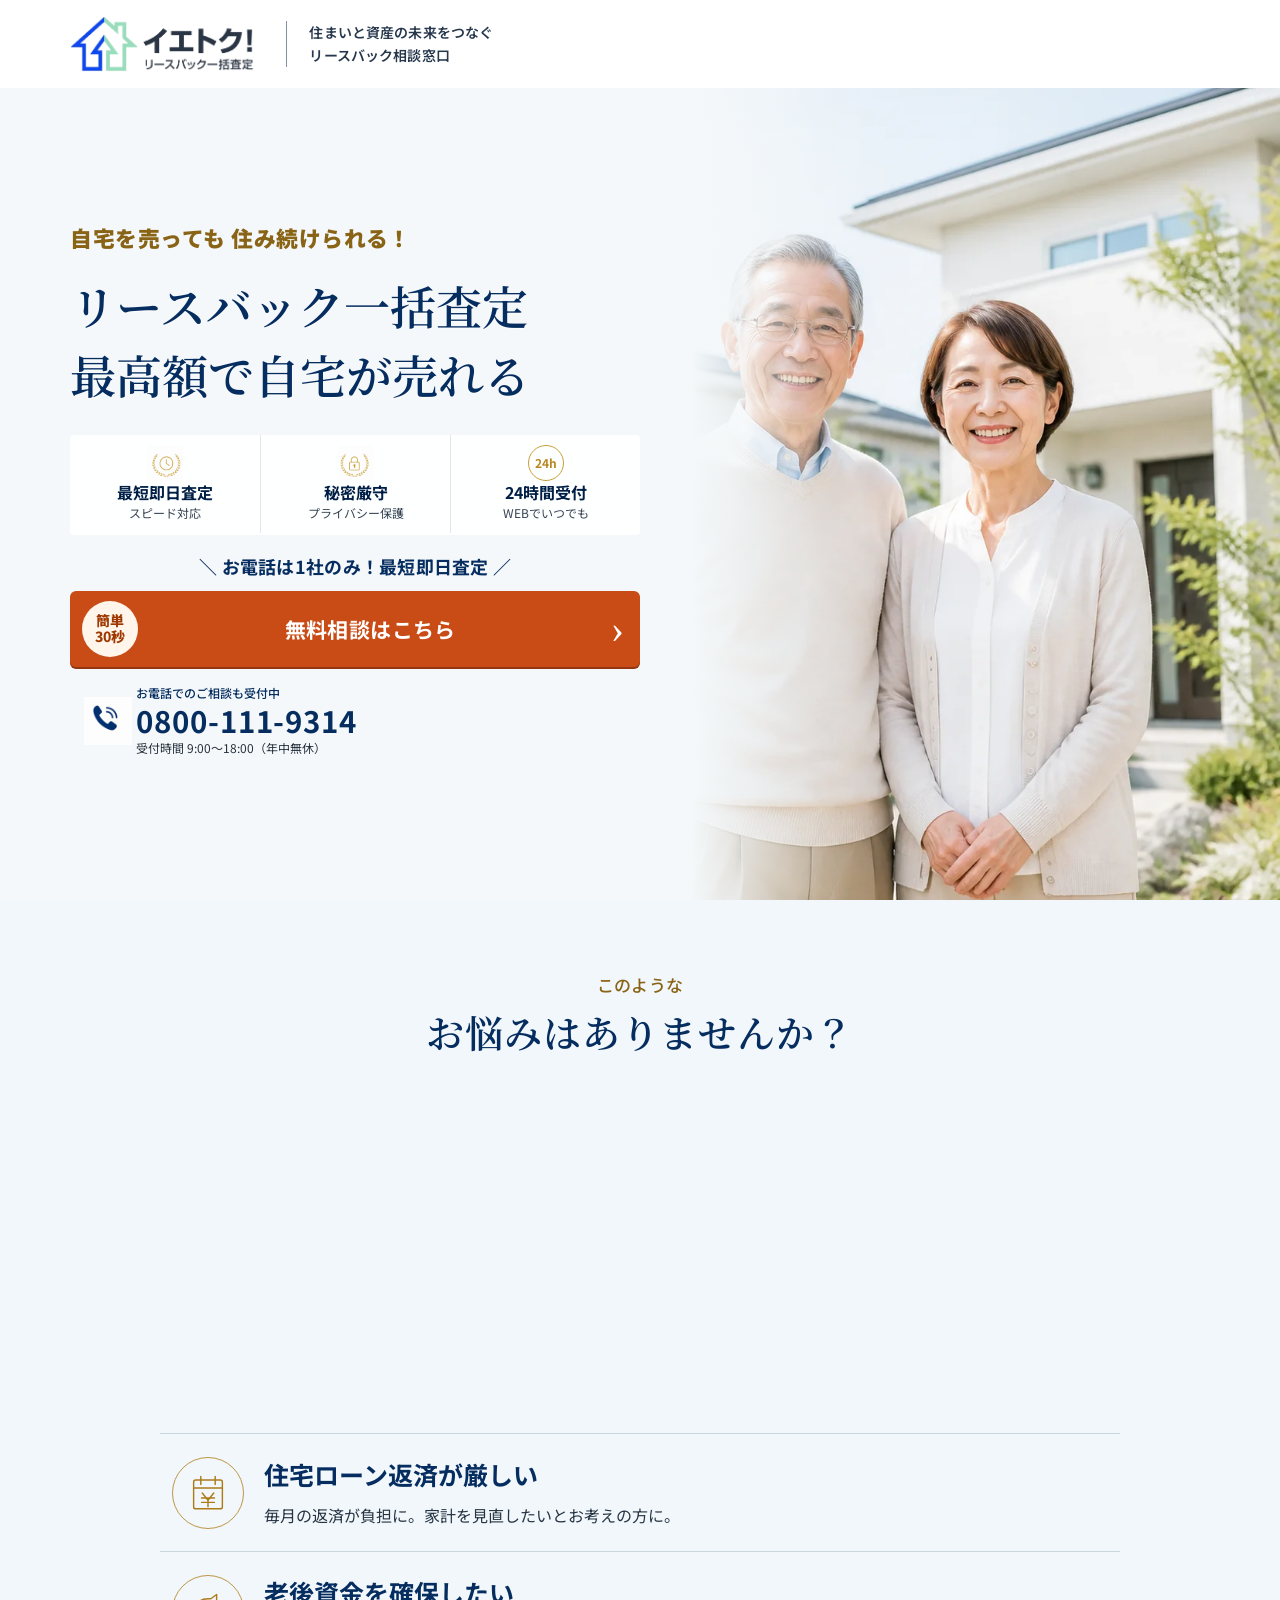
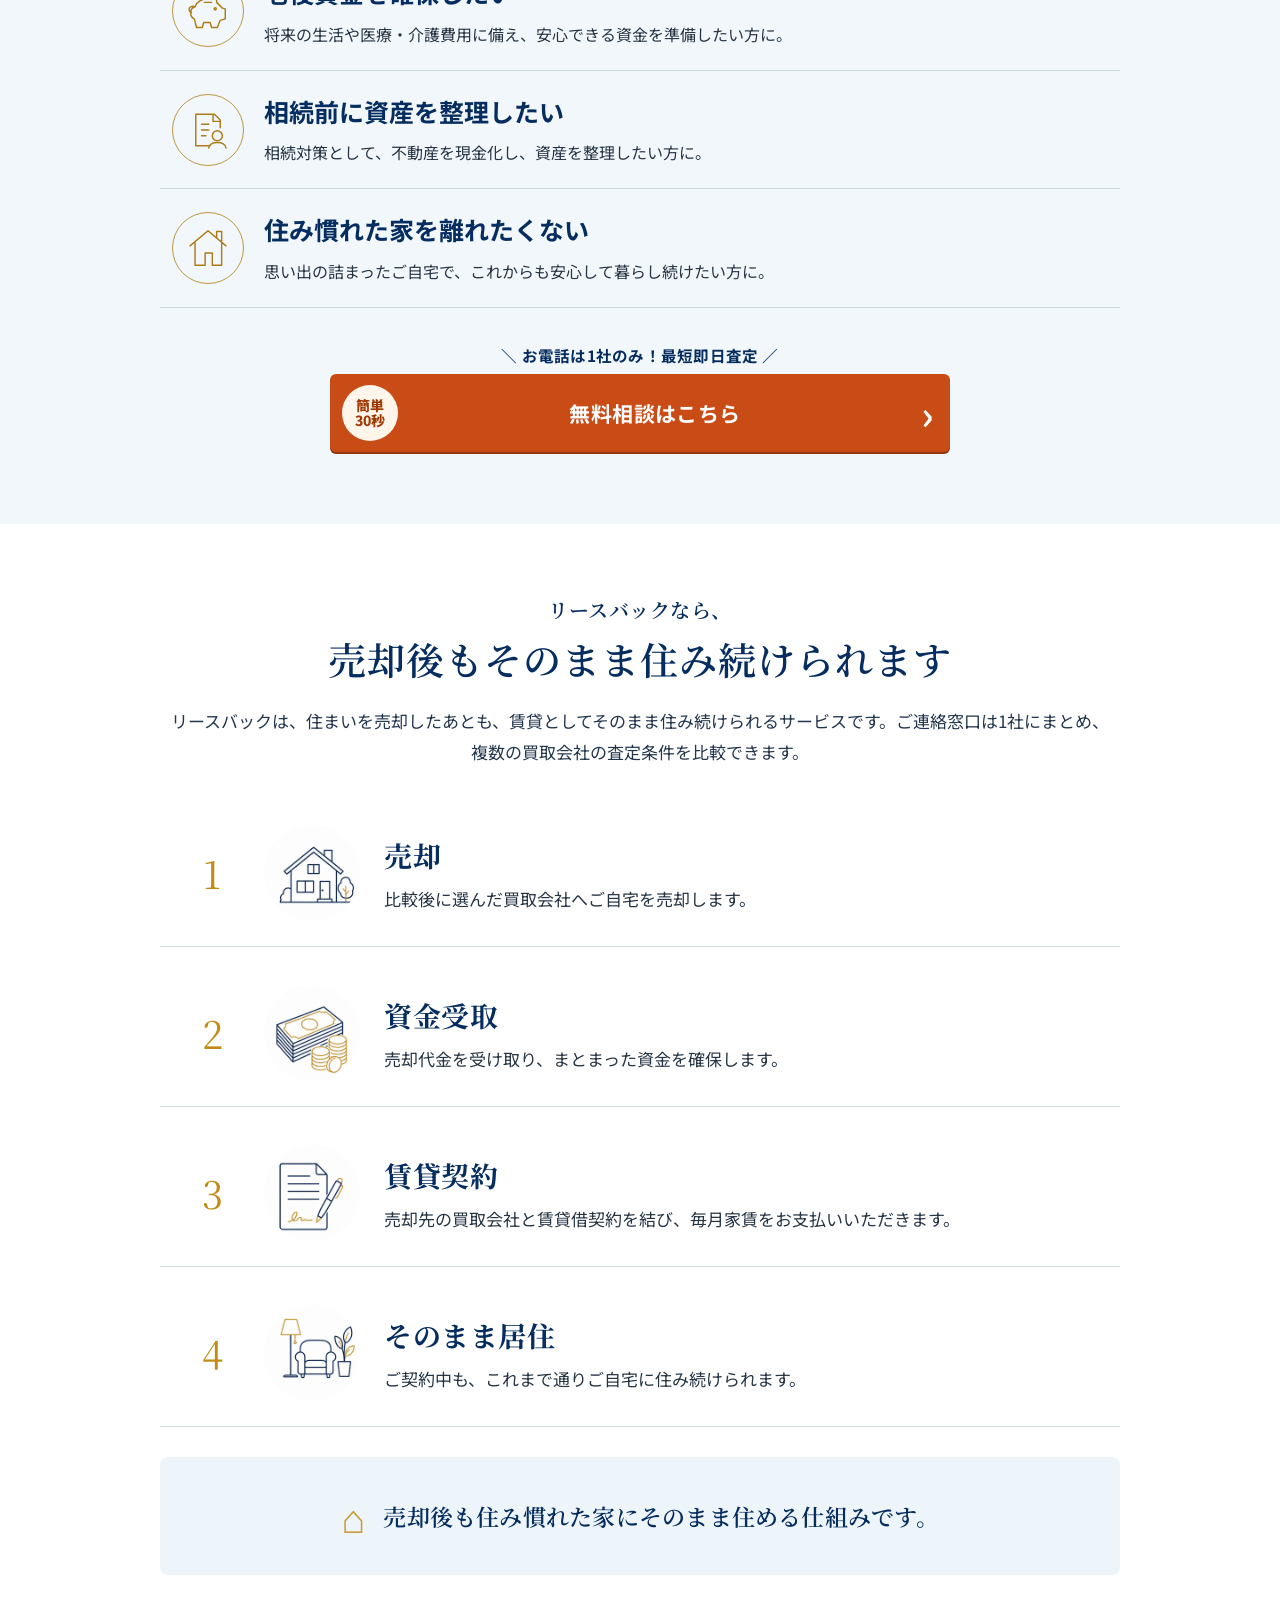
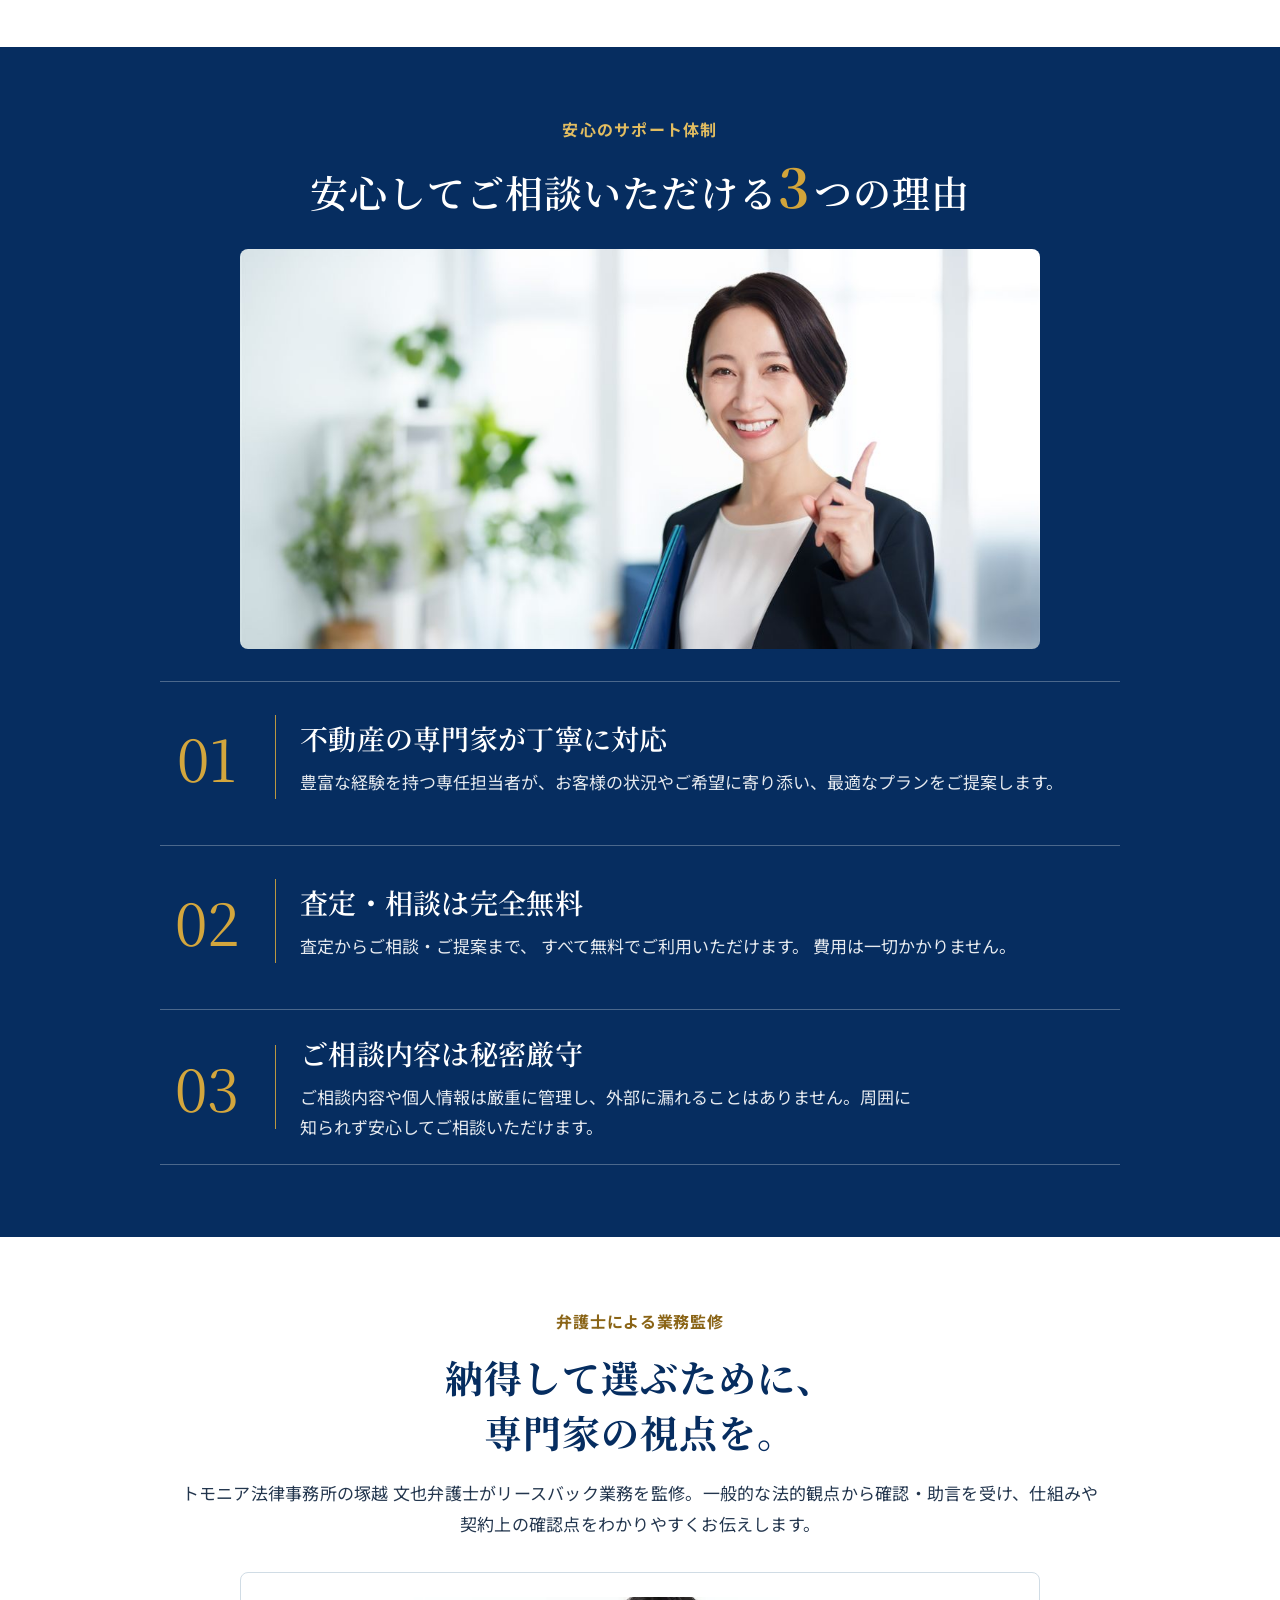
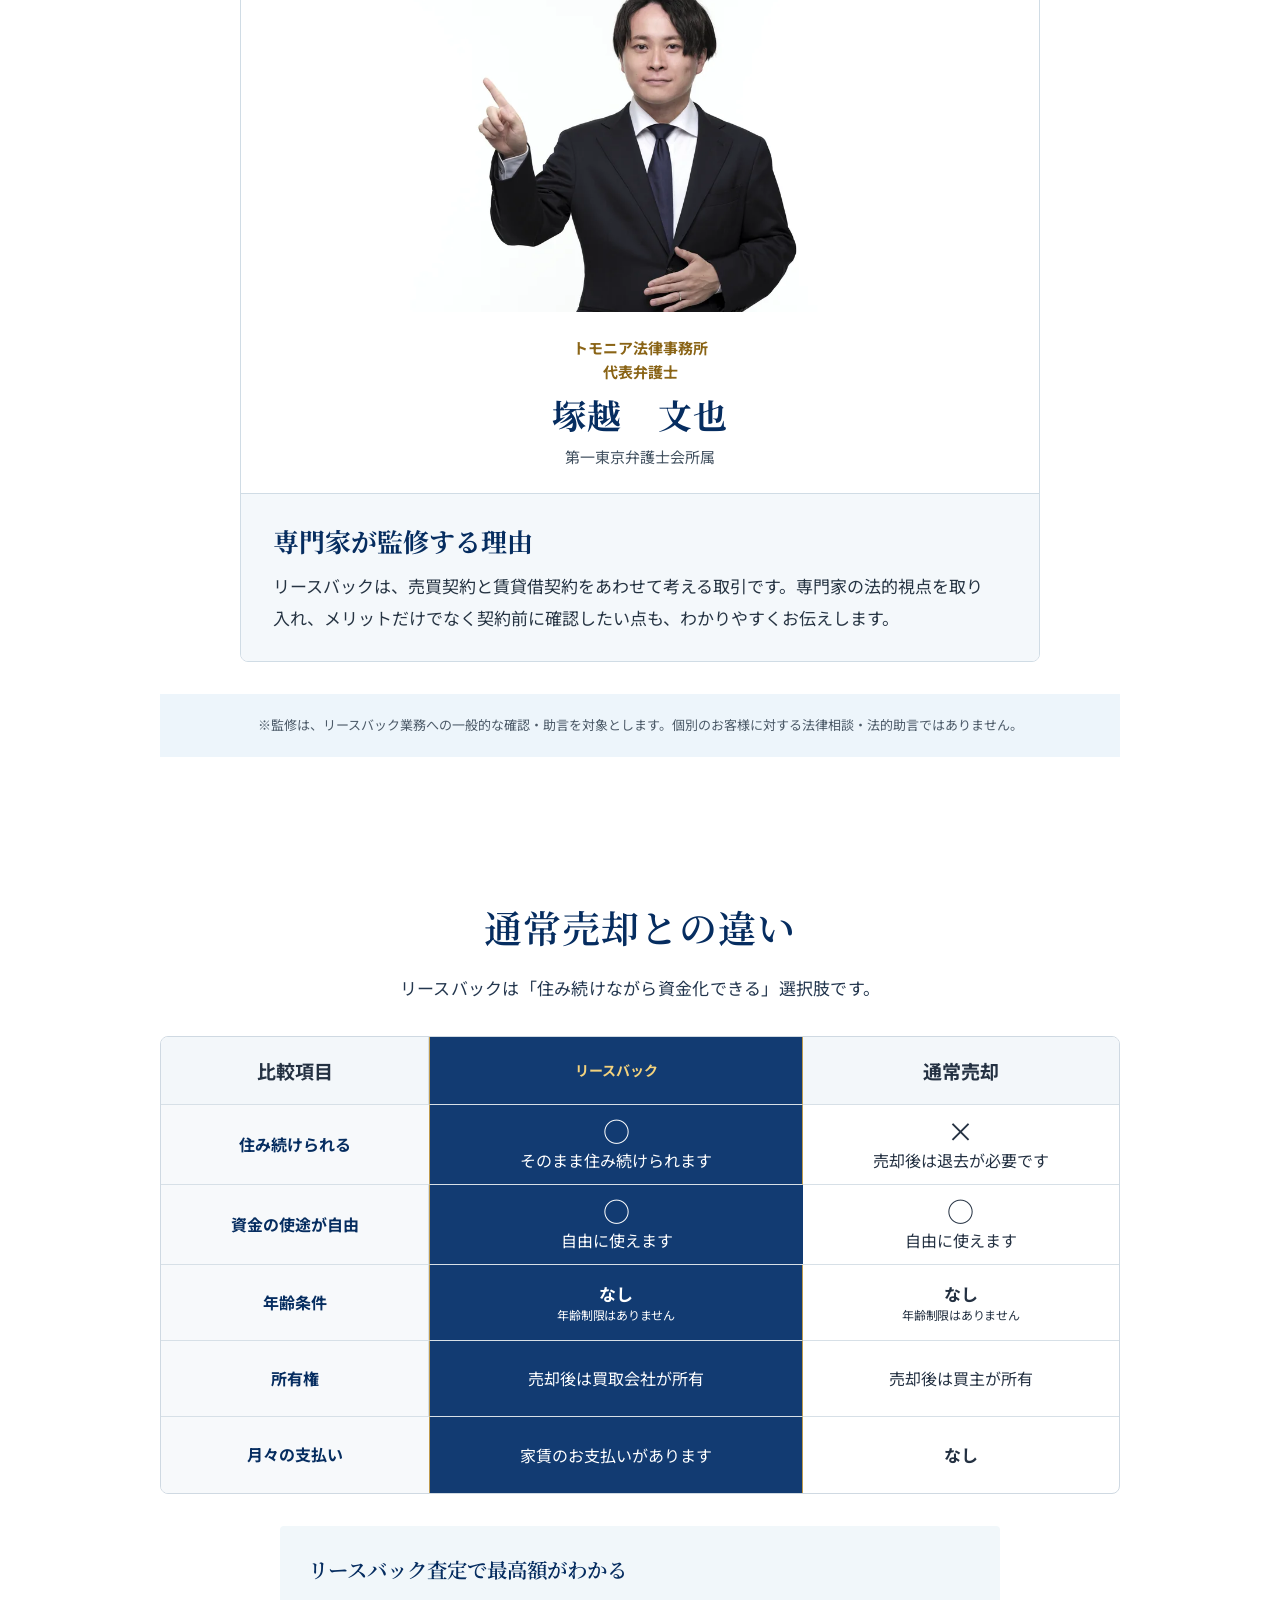
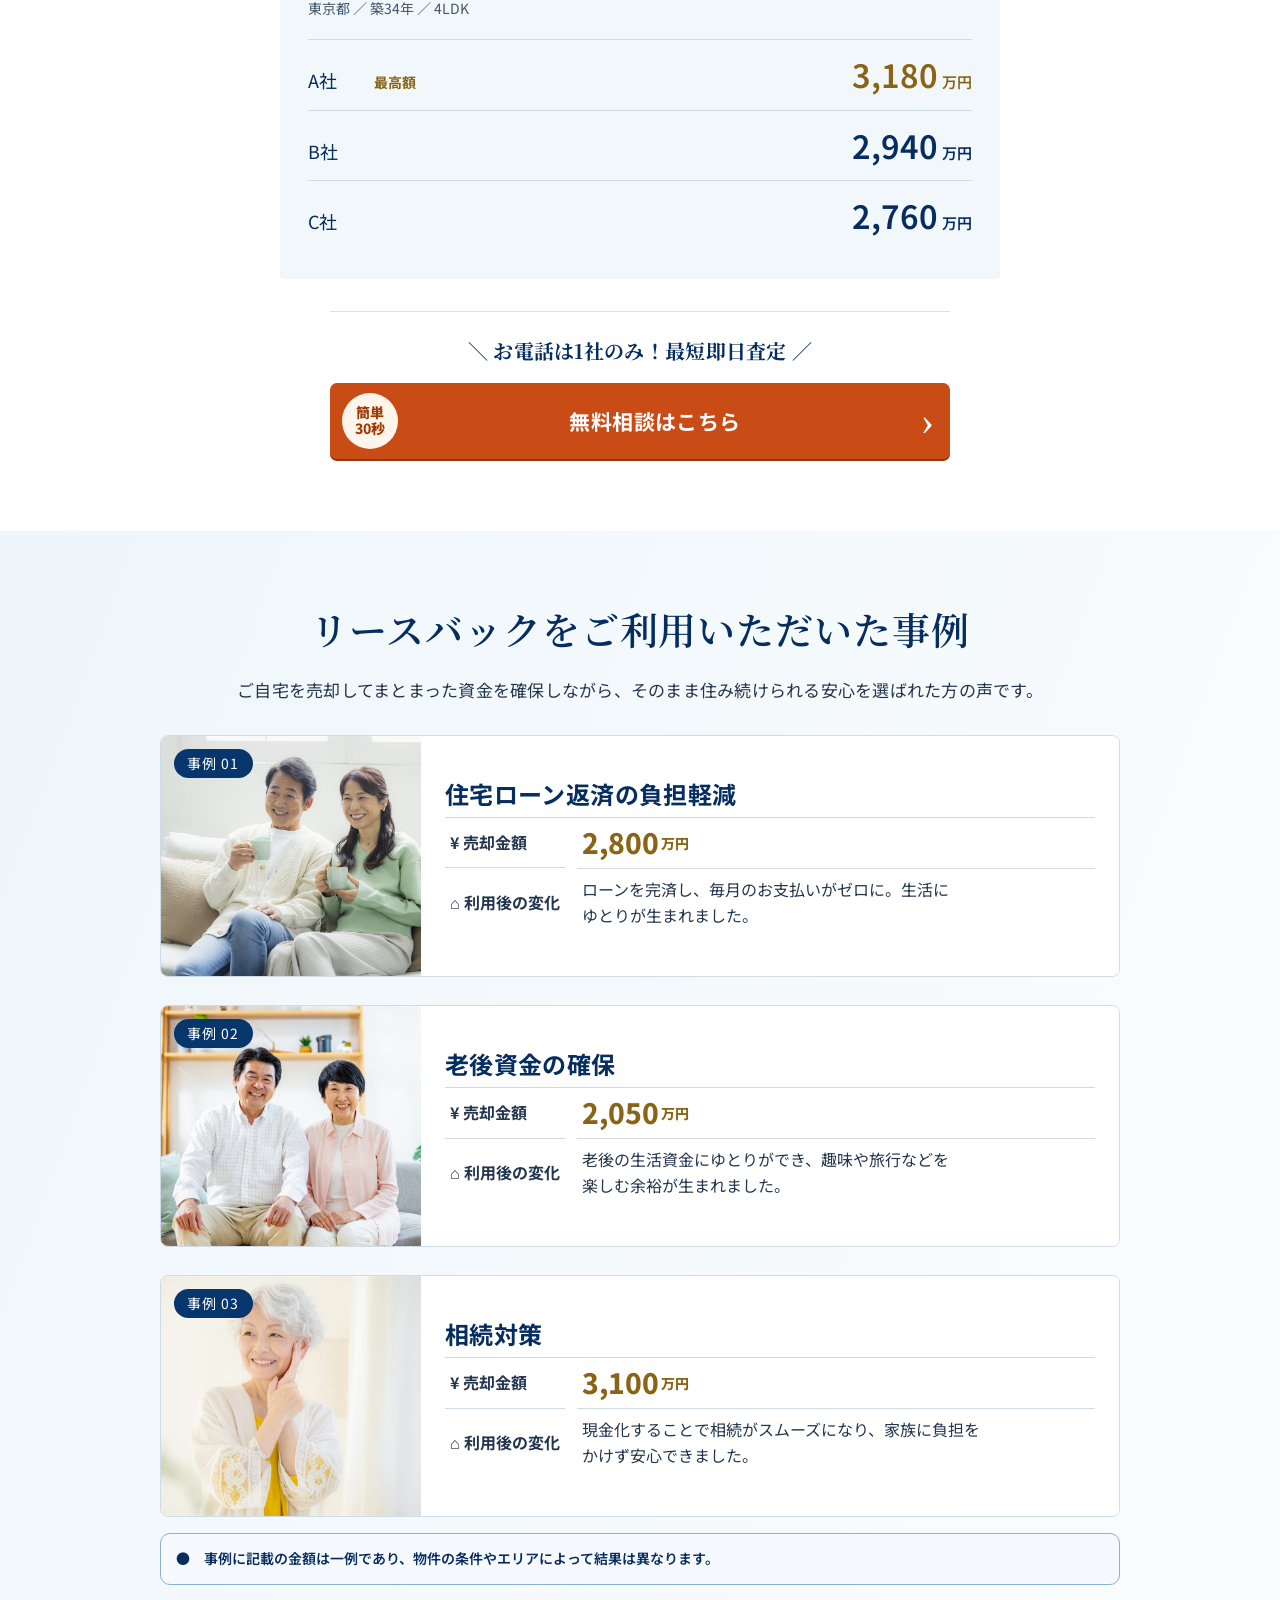
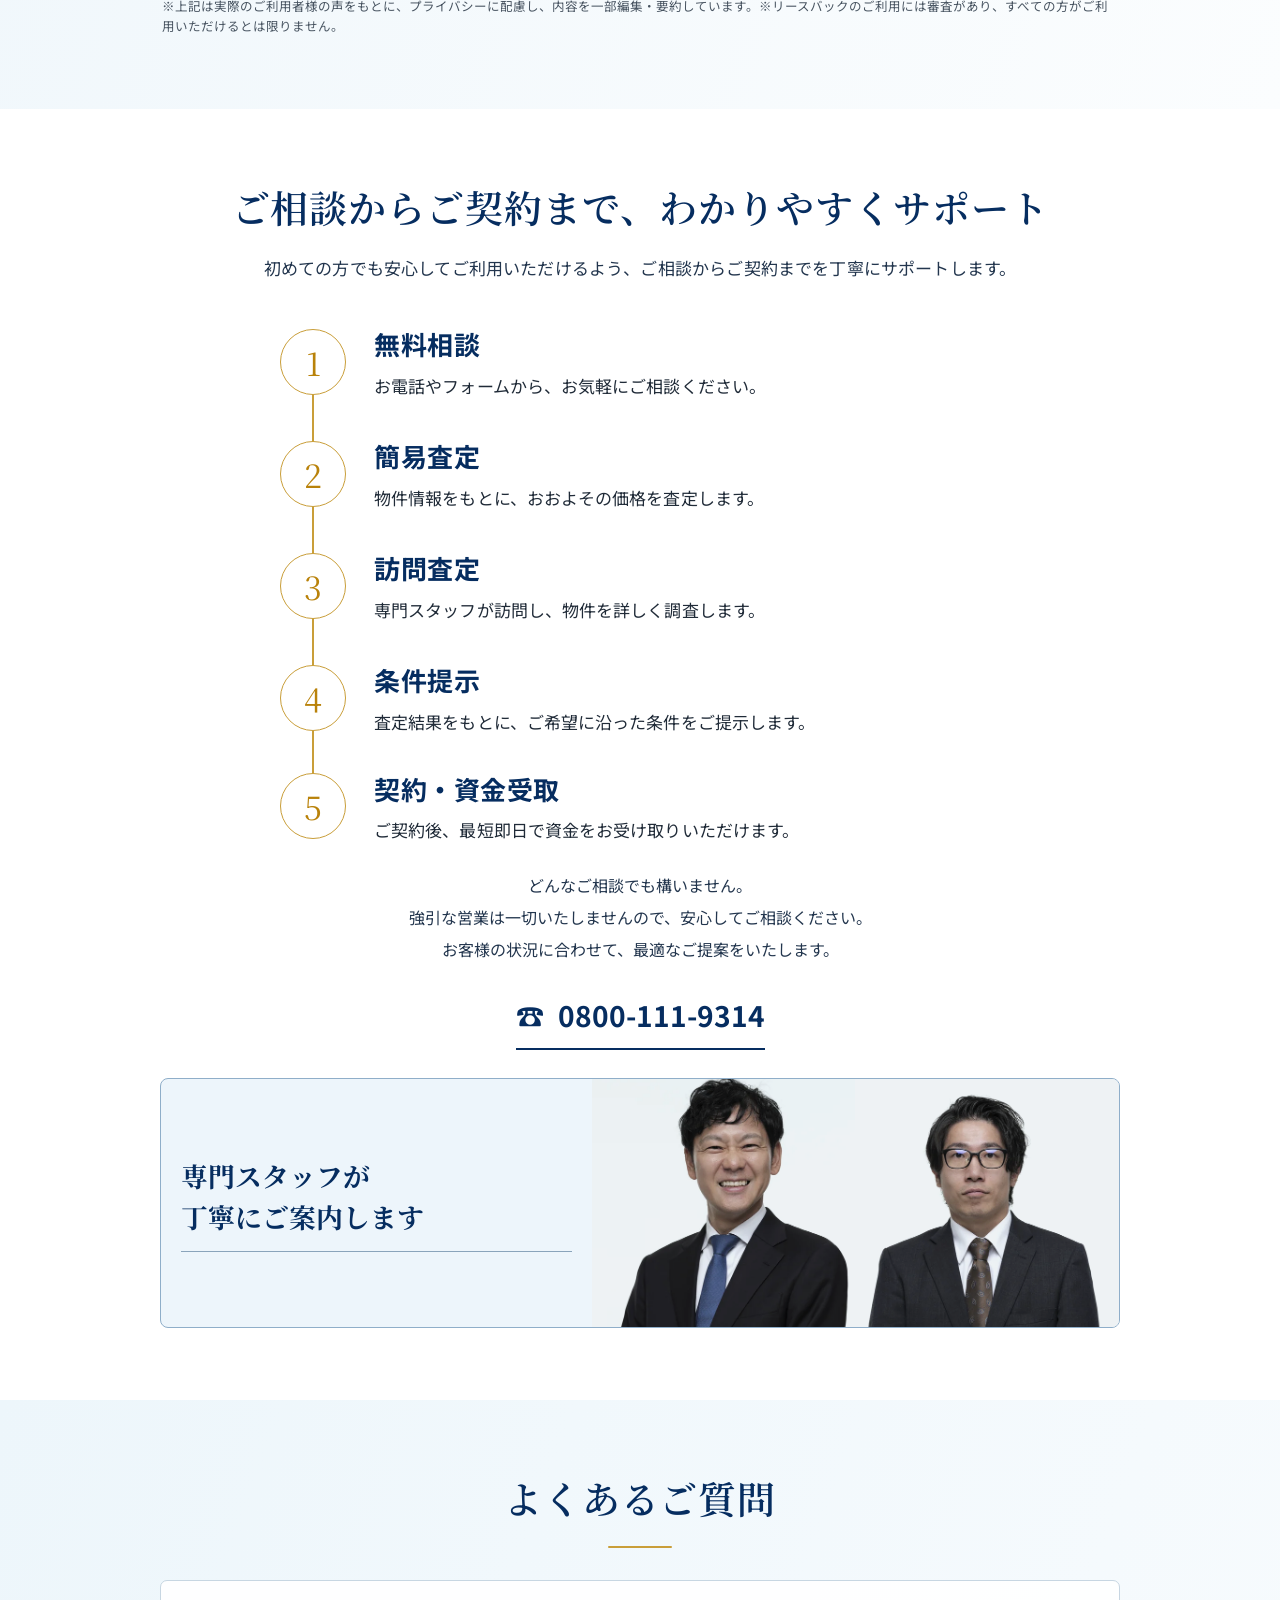
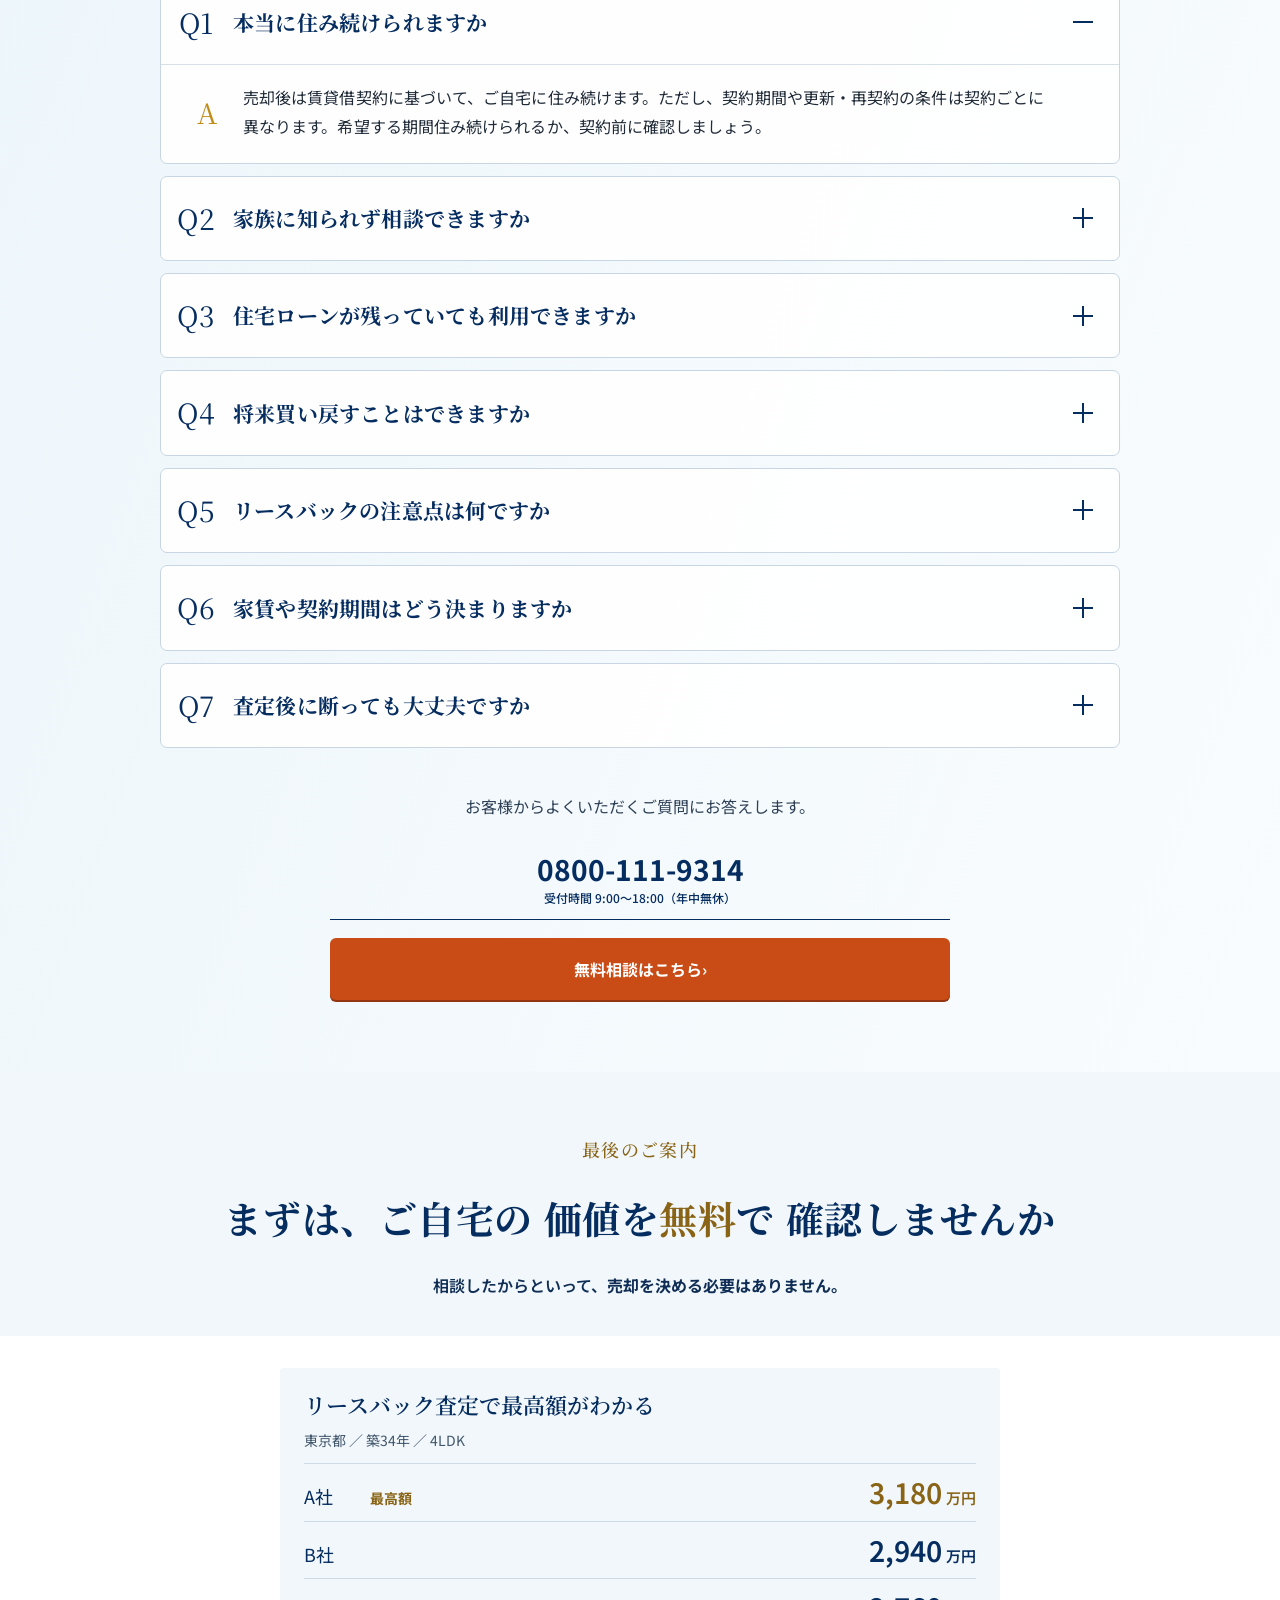
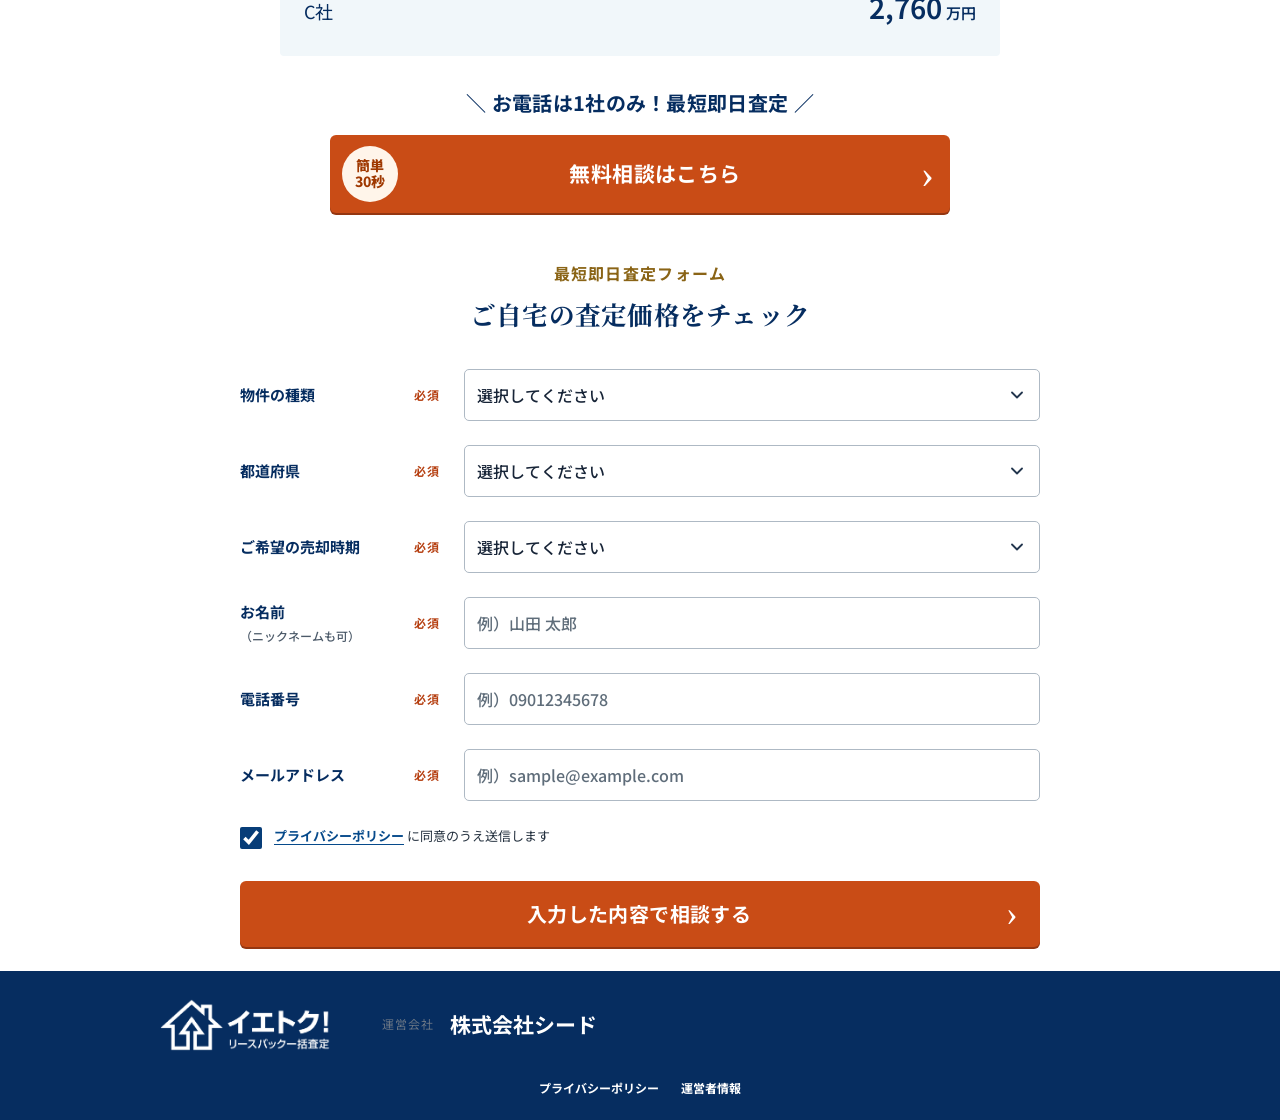
<file: lp/3/index.html>
<!doctype html>
<!--
  LPバージョン: /lp/3/
  最終更新日: 2026-09-14（日本時間）
  更新内容:
    2026-09-14: /lp/2/ の構成・素材・受付処理を複製。
                都道府県を標準プルダウンに統一し、同意を初期チェック済みに変更。
                CTAを無料相談へ変更。フォーム下の電話案内・安心案内を削除。
                PCでも冒頭・フォーム直前のCTA補足文を表示。
                電話案内付きの専用サンクスページと送信元 lp-3 を設定。
-->
<html lang="ja">
  <head>
    <meta charset="utf-8" />
    <meta
      name="viewport"
      content="width=device-width, initial-scale=1, viewport-fit=cover"
    />
    <meta name="robots" content="noindex, nofollow, noarchive" />
    <title>イエトク！リースバック一括査定</title>
    <link rel="icon" href="./shared/variant-b/images/logo-ietoku-mobile.webp" type="image/webp" />
    <meta
      name="description"
      content="イエトク！のリースバック一括査定。自宅を売っても住み続けながら、複数社の査定条件を無料で比較できます。"
    />
    <link rel="preconnect" href="https://fonts.googleapis.com" />
    <link rel="preconnect" href="https://fonts.gstatic.com" crossorigin />
    <link
      href="https://fonts.googleapis.com/css2?family=Noto+Sans+JP:wght@400;500;600;700&family=Noto+Serif+JP:wght@500;600;700&display=swap"
      rel="stylesheet"
    />
    <link rel="stylesheet" href="./shared/variant-b/mobile.css?v=20260829" />
    <link rel="stylesheet" href="./assets/variant-b/overrides.css?v=20260905-1" />
    <link
      rel="stylesheet"
      href="./assets/variant-b/fullscreen-desktop.css?v=20260905-6"
    />
    <link rel="stylesheet" href="./assets/variant-b/reading-layout.css?v=20260914" />
    <link
      rel="preload"
      as="image"
      href="./shared/variant-b/images/hero-couple-front-mobile-v2.webp"
      fetchpriority="high"
    />
    <script src="./shared/gtm.js?v=20260829"></script>
  </head>
  <body>
    <main class="lp">
      <section class="hero page" id="top">
        <header class="site-header">
          <img
            class="brand-logo"
            src="./shared/variant-b/images/logo-ietoku-mobile.webp"
            alt="イエトク！ リースバック一括査定"
            width="774"
            height="235"
            decoding="async"
          />
          <div class="tagline">
            住まいと資産の未来をつなぐ<br />リースバック相談窓口
          </div>
        </header>
        <div class="hero-content">
          <div class="hero-visual">
            <div class="hero-copy">
              <p class="hero-kicker">
                <span>自宅を売っても</span><strong>住み続けられる！</strong>
              </p>
              <h1>リースバック一括査定<br />最高額で自宅が売れる</h1>
            </div>
          </div>
          <div class="trust-row">
            <div>
              <span class="trust-icon icon-clock" aria-hidden="true"></span
              ><b>最短即日査定</b><small>スピード対応</small>
            </div>
            <div>
              <span class="trust-icon icon-lock" aria-hidden="true"></span
              ><b>秘密厳守</b><small>プライバシー保護</small>
            </div>
            <div>
              <span class="trust-icon icon-japan" aria-hidden="true"></span
              ><b>24時間受付</b><small>WEBでいつでも</small>
            </div>
          </div>
          <div class="cta-block hero-cta-block">
            <p>＼ お電話は1社のみ！最短即日査定 ／</p>
            <a class="main-cta unified-cta" href="#final-inputs"
              ><span class="cta-medal">簡単<br />30秒</span
              ><strong>無料相談はこちら</strong><i>›</i></a
            >
          </div>
          <a class="phone-box" href="tel:08001119314"
            ><span class="phone-symbol icon-phone" aria-hidden="true"></span
            ><span
              ><b>お電話でのご相談も受付中</b><strong>0800-111-9314</strong
              ><small>受付時間 9:00〜18:00（年中無休）</small></span
            ><em>相談無料</em></a
          >
        </div>
      </section>

      <section class="worries page">
        <p class="eyebrow">このような</p>
        <h2>お悩みはありませんか？</h2>
        <span class="gold-rule"></span>
        <figure class="review-visual worries-review-visual">
          <picture>
            <source media="(min-width: 900px)" srcset="./assets/variant-b/images/worries-couple-desktop-v2.webp" />
            <img
              src="./shared/variant-b/images/worries-review.jpg"
              width="1100"
              height="1100"
              loading="lazy"
              decoding="async"
              alt="住宅ローンや老後資金について悩むご夫婦"
            />
          </picture>
        </figure>
        <div class="worry-grid">
          <article>
            <span class="sprite worry-sprite s1"></span>
            <h3>住宅ローン返済が厳しい</h3>
            <i></i>
            <p>毎月の返済が負担に。家計を見直したいとお考えの方に。</p>
          </article>
          <article>
            <span class="sprite worry-sprite s2"></span>
            <h3>老後資金を確保したい</h3>
            <i></i>
            <p>
              将来の生活や医療・介護費用に備え、安心できる資金を準備したい方に。
            </p>
          </article>
          <article>
            <span class="sprite worry-sprite s3"></span>
            <h3>相続前に資産を整理したい</h3>
            <i></i>
            <p>相続対策として、不動産を現金化し、資産を整理したい方に。</p>
          </article>
          <article>
            <span class="sprite worry-sprite s4"></span>
            <h3>住み慣れた家を離れたくない</h3>
            <i></i>
            <p>
              思い出の詰まったご自宅で、これからも安心して暮らし続けたい方に。
            </p>
          </article>
        </div>
        <div class="section-cta cta-block">
          <p>＼ お電話は1社のみ！最短即日査定 ／</p>
          <a class="unified-cta" href="#final-inputs"
            ><span>簡単<br />30秒</span><strong>無料相談はこちら</strong><i>›</i></a
          >
        </div>
      </section>

      <section class="mechanism page">
        <p class="number-strap">リースバックなら、</p>
        <h2>売却後もそのまま<br />住み続けられます</h2>
        <p class="intro">
          リースバックは、住まいを売却したあとも、賃貸としてそのまま住み続けられるサービスです。ご連絡窓口は1社にまとめ、複数の買取会社の査定条件を比較できます。
        </p>
        <div class="step-cards">
          <article>
            <span class="step-no">1</span
            ><span class="sprite process-sprite p1"></span>
            <div>
              <h3>売却</h3>
              <p>比較後に選んだ買取会社へご自宅を売却します。</p>
            </div>
          </article>
          <article>
            <span class="step-no">2</span
            ><span class="sprite process-sprite p2"></span>
            <div>
              <h3>資金受取</h3>
              <p>売却代金を受け取り、まとまった資金を確保します。</p>
            </div>
          </article>
          <article>
            <span class="step-no">3</span
            ><span class="sprite process-sprite p3"></span>
            <div>
              <h3>賃貸契約</h3>
              <p>売却先の買取会社と賃貸借契約を結び、毎月家賃をお支払いいただきます。</p>
            </div>
          </article>
          <article>
            <span class="step-no">4</span
            ><span class="sprite process-sprite p4"></span>
            <div>
              <h3>そのまま居住</h3>
              <p>ご契約中も、これまで通りご自宅に住み続けられます。</p>
            </div>
          </article>
        </div>
        <div class="mechanism-summary">
          <span>⌂</span>
          <p>売却後も住み慣れた家に<br />そのまま住める仕組みです。</p>
        </div>
      </section>

      <section class="support page">
        <p class="navy-pill">安心のサポート体制</p>
        <h2>
          <span>安心してご相談いただける</span
          ><span class="support-heading-count"><strong>3</strong>つの理由</span>
        </h2>
        <figure class="review-visual support-review-visual">
          <img
            src="./shared/variant-b/images/support-review.jpg"
            width="1100"
            height="733"
            loading="lazy"
            decoding="async"
            alt="電話で相談を受け付ける不動産スタッフ"
          />
        </figure>
        <div class="reason-list">
          <article>
            <span class="reason-no">01</span><span class="reason-art">♙⌂</span>
            <div>
              <h3>不動産の専門家が<br />丁寧に対応</h3>
              <p>
                豊富な経験を持つ専任担当者が、お客様の状況やご希望に寄り添い、最適なプランをご提案します。
              </p>
            </div>
          </article>
          <article>
            <span class="reason-no">02</span
            ><span class="reason-art yen">¥0</span>
            <div>
              <h3>査定・相談は<br />完全<span>無料</span></h3>
              <p class="reason-copy-lines">
                <span>査定からご相談・ご提案まで、</span>
                <span>すべて無料でご利用いただけます。</span>
                <span>費用は一切かかりません。</span>
              </p>
            </div>
          </article>
          <article>
            <span class="reason-no">03</span><span class="reason-art">▢</span>
            <div>
              <h3>ご相談内容は<br /><span>秘密厳守</span></h3>
              <p>
                ご相談内容や個人情報は厳重に管理し、外部に漏れることはありません。周囲に知られず安心してご相談いただけます。
              </p>
            </div>
          </article>
        </div>

      </section>

      <section
        class="lawyer-supervision page"
        id="lawyer-supervision"
        aria-labelledby="lawyer-supervision-title"
      >
        <div class="lawyer-supervision__masthead">
          <p class="lawyer-supervision__badge">弁護士による業務監修</p>
          <h2 id="lawyer-supervision-title">
            納得して選ぶために、<br /><strong>専門家の視点を。</strong>
          </h2>
          <p>
            トモニア法律事務所の塚越
            文也弁護士がリースバック業務を監修。一般的な法的観点から確認・助言を受け、仕組みや契約上の確認点をわかりやすくお伝えします。
          </p>
        </div>

        <article class="lawyer-profile">
          <div class="lawyer-profile__overview">
            <figure class="lawyer-profile__photo">
              <img
                src="./assets/variant-b/images/lawyer-supervisor-wide.webp"
                width="960"
                height="540"
                loading="lazy"
                decoding="async"
                alt="リースバック業務を監修する弁護士のプロフィール写真"
              />
              <figcaption>監修弁護士</figcaption>
            </figure>
            <div class="lawyer-profile__identity">
              <p>トモニア法律事務所<br />代表弁護士</p>
              <h3>塚越　文也</h3>
              <p class="lawyer-profile__affiliation">第一東京弁護士会所属</p>
            </div>
          </div>
          <div class="lawyer-profile__message">
            <h3>専門家が監修する理由</h3>
            <p>
              リースバックは、売買契約と賃貸借契約をあわせて考える取引です。専門家の法的視点を取り入れ、メリットだけでなく契約前に確認したい点も、わかりやすくお伝えします。
            </p>
          </div>
        </article>

        <p class="lawyer-supervision__note">
          ※監修は、リースバック業務への一般的な確認・助言を対象とします。個別のお客様に対する法律相談・法的助言ではありません。
        </p>
      </section>

      <section class="comparison page">
        <h2>通常売却との違い</h2>
        <p class="intro">
          リースバックは「住み続けながら資金化できる」<br />選択肢です。
        </p>
        <div class="compare-table">
          <div class="cell head">比較項目</div>
          <div class="cell head featured"><b>リースバック</b></div>
          <div class="cell head">通常売却</div>
          <div class="cell label"><span class="compare-icon">住</span><b>住み続けられる</b></div>
          <div class="cell featured">
            <strong>○</strong><span>そのまま住み続けられます</span>
          </div>
          <div class="cell">
            <strong>×</strong><span>売却後は退去が必要です</span>
          </div>
          <div class="cell label"><span class="compare-icon">資</span><b>資金の使途が自由</b></div>
          <div class="cell featured">
            <strong>○</strong><span>自由に使えます</span>
          </div>
          <div class="cell"><strong>○</strong><span>自由に使えます</span></div>
          <div class="cell label"><span class="compare-icon">年</span><b>年齢条件</b></div>
          <div class="cell featured">
            <b>なし</b><span class="comparison-age-note">年齢制限はありません</span>
          </div>
          <div class="cell">
            <b>なし</b><span class="comparison-age-note">年齢制限はありません</span>
          </div>
          <div class="cell label"><span class="compare-icon">権</span><b>所有権</b></div>
          <div class="cell featured"><span>売却後は買取会社が所有</span></div>
          <div class="cell"><span>売却後は買主が所有</span></div>
          <div class="cell label"><span class="compare-icon">円</span><b>月々の支払い</b></div>
          <div class="cell featured"><span>家賃のお支払いがあります</span></div>
          <div class="cell"><b>なし</b></div>
        </div>
        <div class="point-box price-proof">
          <div class="desktop-price-proof" role="img" aria-label="リースバック査定で最高額がわかる。東京都、築34年、4LDK。A社3,180万円、B社2,940万円、C社2,760万円。">
            <p class="price-quote__title">リースバック査定で<br />最高額がわかる</p>
            <p class="price-quote__property">東京都 ／ 築34年 ／ 4LDK</p>
            <div class="price-quote__row price-quote__row--highest">
              <span>A社</span>
              <em>最高額</em>
              <strong>3,180<small>万円</small></strong>
            </div>
            <div class="price-quote__row">
              <span>B社</span>
              <strong>2,940<small>万円</small></strong>
            </div>
            <div class="price-quote__row">
              <span>C社</span>
              <strong>2,760<small>万円</small></strong>
            </div>
          </div>
          <img
            src="./shared/variant-b/images/highest-price-review.png"
            width="900"
            height="451"
            loading="lazy"
            decoding="async"
            alt="複数社の査定額を比較して最高額を確認できるイメージ"
          />
        </div>
        <div class="comparison-cta cta-block">
          <p>＼ お電話は1社のみ！最短即日査定 ／</p>
          <a class="faq-contact unified-cta" href="#final-inputs"
            ><span>簡単<br />30秒</span><strong>無料相談はこちら</strong><i>›</i></a
          >
        </div>
      </section>

      <section class="cases page">
        <h2>リースバックを<br />ご利用いただいた事例</h2>
        <p class="intro">
          ご自宅を売却してまとまった資金を確保しながら、そのまま住み続けられる安心を選ばれた方の声です。
        </p>
        <div
          class="case-list"
          id="case-carousel"
          role="region"
          aria-roledescription="カルーセル"
          aria-label="リースバックのご利用事例"
        >
          <article role="group" aria-label="1 / 3">
            <div class="case-photo">
              <span>事例 01</span
              ><img
                src="./shared/variant-b/images/case-review-01.jpg"
                width="1100"
                height="733"
                loading="lazy"
                decoding="async"
                alt="60代ご夫婦"
              />
            </div>
            <div class="case-body">
              <h3>住宅ローン返済の負担軽減</h3>
              <dl>
                <dt>¥ 売却金額</dt>
                <dd class="amount">2,800<small>万円</small></dd>
                <dt>⌂ 利用後の変化</dt>
                <dd>
                  ローンを完済し、毎月のお支払いがゼロに。生活にゆとりが生まれました。
                </dd>
              </dl>
            </div>
          </article>
          <article role="group" aria-label="2 / 3">
            <div class="case-photo">
              <span>事例 02</span
              ><img
                src="./shared/variant-b/images/case-review-02.jpg"
                width="1100"
                height="734"
                loading="lazy"
                decoding="async"
                alt="ご自宅でくつろぐご夫婦"
              />
            </div>
            <div class="case-body">
              <h3>老後資金の確保</h3>
              <dl>
                <dt>¥ 売却金額</dt>
                <dd class="amount">2,050<small>万円</small></dd>
                <dt>⌂ 利用後の変化</dt>
                <dd>
                  老後の生活資金にゆとりができ、趣味や旅行などを楽しむ余裕が生まれました。
                </dd>
              </dl>
            </div>
          </article>
          <article role="group" aria-label="3 / 3">
            <div class="case-photo">
              <span>事例 03</span
              ><img
                src="./shared/variant-b/images/case-review-03.jpg"
                width="1100"
                height="734"
                loading="lazy"
                decoding="async"
                alt="明るい室内で微笑むシニア女性"
              />
            </div>
            <div class="case-body">
              <h3>相続対策</h3>
              <dl>
                <dt>¥ 売却金額</dt>
                <dd class="amount">3,100<small>万円</small></dd>
                <dt>⌂ 利用後の変化</dt>
                <dd>
                  現金化することで相続がスムーズになり、家族に負担をかけず安心できました。
                </dd>
              </dl>
            </div>
          </article>
        </div>
        <div class="case-carousel-controls" aria-label="事例カルーセルの操作">
          <div class="case-carousel-dots" role="group" aria-label="表示する事例">
            <button type="button" aria-label="事例1を表示" aria-current="true"></button>
            <button type="button" aria-label="事例2を表示"></button>
            <button type="button" aria-label="事例3を表示"></button>
          </div>
          <button
            class="case-autoplay-toggle"
            type="button"
            aria-pressed="false"
            aria-label="事例の自動再生を停止"
          >
            <span aria-hidden="true"></span>
          </button>
        </div>
        <p class="case-note">
          ●　事例に記載の金額は一例であり、物件の条件やエリアによって結果は異なります。
        </p>
        <small class="fineprint"
          >※上記は実際のご利用者様の声をもとに、プライバシーに配慮し、内容を一部編集・要約しています。※リースバックのご利用には審査があり、すべての方がご利用いただけるとは限りません。</small
        >
      </section>

      <section class="flow page">
        <h2>ご相談からご契約まで、<br />わかりやすくサポート</h2>
        <p class="intro">
          初めての方でも安心してご利用いただけるよう、ご相談からご契約までを丁寧にサポートします。
        </p>
        <div class="timeline">
          <article>
            <span class="timeline-no">1</span>
            <div>
              <h3>無料相談</h3>
              <p>お電話やフォームから、お気軽にご相談ください。</p>
            </div>
          </article>
          <article>
            <span class="timeline-no">2</span>
            <div>
              <h3>簡易査定</h3>
              <p>物件情報をもとに、おおよその価格を査定します。</p>
            </div>
          </article>
          <article>
            <span class="timeline-no">3</span>
            <div>
              <h3>訪問査定</h3>
              <p>専門スタッフが訪問し、物件を詳しく調査します。</p>
            </div>
          </article>
          <article>
            <span class="timeline-no">4</span>
            <div>
              <h3>条件提示</h3>
              <p>査定結果をもとに、ご希望に沿った条件をご提示します。</p>
            </div>
          </article>
          <article>
            <span class="timeline-no">5</span>
            <div>
              <h3>契約・資金受取</h3>
              <p>ご契約後、最短即日で資金をお受け取りいただけます。</p>
            </div>
          </article>
        </div>
        <div class="flow-support-row">
          <div class="flow-contact">
            <p>
              どんなご相談でも構いません。<br />
              強引な営業は一切いたしませんので、安心してご相談ください。<br />
              お客様の状況に合わせて、最適なご提案をいたします。
            </p>
            <a href="tel:08001119314"><span aria-hidden="true">☎</span>0800-111-9314</a>
          </div>
          <div class="staff-banner">
            <div>
              <h3>専門スタッフが<br />丁寧にご案内します</h3>
              <p>
                お客様に寄り添い、納得してご判断いただけるよう丁寧にご案内します。お気軽にご相談ください。
              </p>
            </div>
            <figure class="staff-banner__portraits" aria-label="担当営業">
              <img
                src="./assets/variant-b/images/sales-miyazawa.webp"
                width="560"
                height="700"
                loading="lazy"
                decoding="async"
                alt="担当営業の宮澤"
              />
              <img
                src="./assets/variant-b/images/sales-iwase.webp"
                width="560"
                height="700"
                loading="lazy"
                decoding="async"
                alt="担当営業の岩瀬"
              />
            </figure>
          </div>
        </div>
      </section>

      <section class="faq page">
        <h2>よくあるご質問</h2>
        <span class="gold-rule"></span>
        <div class="faq-side-actions">
          <p>お客様からよくいただくご質問にお答えします。</p>
          <a class="faq-side-phone" href="tel:08001119314">
            <span class="icon-phone" aria-hidden="true"></span>
            <span>
              <strong>0800-111-9314</strong>
              <small>受付時間 9:00〜18:00（年中無休）</small>
            </span>
          </a>
          <a class="faq-side-cta" href="#final-inputs">
            無料相談はこちら <span aria-hidden="true">›</span>
          </a>
        </div>
        <div class="faq-panel">
          <details open>
            <summary><span>Q</span>本当に住み続けられますか<i></i></summary>
            <div class="answer">
              <span>A</span>
              <p>
                売却後は賃貸借契約に基づいて、ご自宅に住み続けます。ただし、契約期間や更新・再契約の条件は契約ごとに異なります。希望する期間住み続けられるか、契約前に確認しましょう。
              </p>
            </div>
          </details>
          <details>
            <summary><span>Q</span>家族に知られず相談できますか<i></i></summary>
            <div class="answer">
              <span>A</span>
              <p>
                ご相談内容と個人情報は厳重に管理します。お客様の同意なく第三者へお伝えすることはありません。
              </p>
            </div>
          </details>
          <details>
            <summary>
              <span>Q</span
              ><b class="faq-question-text"
                >住宅ローンが残っていても<br class="controlled-break" />利用できますか</b
              ><i></i>
            </summary>
            <div class="answer">
              <span>A</span>
              <p>
                売却代金でローンを完済できる見込みがあればご利用可能です。まずは無料査定で確認します。
              </p>
            </div>
          </details>
          <details>
            <summary>
              <span>Q</span
              ><b class="faq-question-text"
                >将来買い戻すことは<br class="controlled-break" />できますか</b
              ><i></i>
            </summary>
            <div class="answer">
              <span>A</span>
              <p>
                契約条件により買い戻せる場合があります。担当者が条件をわかりやすくご案内します。
              </p>
            </div>
          </details>
          <details>
            <summary>
              <span>Q</span
              ><b class="faq-question-text"
                >リースバックの<br class="controlled-break" />注意点は何ですか</b
              ><i></i>
            </summary>
            <div class="answer">
              <span>A</span>
              <p>
                売却後は所有権を手放し、毎月の家賃が発生します。売却価格、家賃、契約期間、更新条件、修繕費の負担などを通常売却とも比較して判断することが大切です。
              </p>
            </div>
          </details>
          <details>
            <summary>
              <span>Q</span>家賃や契約期間はどう決まりますか<i></i>
            </summary>
            <div class="answer">
              <span>A</span>
              <p>
                物件の査定結果や契約条件などをもとに提示されます。毎月無理なく支払える金額か、希望する期間住み続けられる契約かを、契約書でご確認ください。
              </p>
            </div>
          </details>
          <details>
            <summary>
              <span>Q</span
              ><b class="faq-question-text"
                >査定後に断っても<br class="controlled-break" />大丈夫ですか</b
              ><i></i>
            </summary>
            <div class="answer">
              <span>A</span>
              <p>
                はい。査定や相談をしただけで売却を決める必要はありません。売却価格、家賃、契約条件を確認し、納得したうえでご判断ください。
              </p>
            </div>
          </details>
        </div>
      </section>

      <section class="closing page" id="final-guide">
        <form
          class="closing-form"
          name="leaseback-contact"
          method="POST"
          action="/lp/3/thanks.html"
          data-success-url="/lp/3/thanks.html"
          accept-charset="UTF-8"
          data-netlify="true"
          netlify-honeypot="bot-field"
          data-contact-form
        >
          <input type="hidden" name="form-name" value="leaseback-contact" />
          <input
            type="hidden"
            name="通知内容"
            value="リースバック無料条件確認フォームより、新しいお問い合わせがありました。下記内容をご確認のうえ、ご対応をお願いいたします。"
          />
          <input type="hidden" name="送信元" value="lp-3" />
          <input type="hidden" name="送信ページ" value="/lp/3/" />
          <p hidden>
            <label
              >この項目は入力しないでください
              <input
                type="text"
                name="bot-field"
                autocomplete="off"
                tabindex="-1"
            /></label>
          </p>
          <div class="closing-hero">
            <p class="closing-ribbon">最後のご案内</p>
            <h2>
              <span>まずは、ご自宅の</span>
              <span class="closing-heading-offer"
                >価値を<strong>無料</strong>で</span
              >
              <span>確認しませんか</span>
            </h2>
            <p>
              相談したからといって、<b
                >売却を決める必要は<br class="controlled-break" />ありません。</b
              >
            </p>
          </div>

          <div class="closing-price-proof price-proof">
            <div class="desktop-price-proof" role="img" aria-label="リースバック査定で最高額がわかる。東京都、築34年、4LDK。A社3,180万円、B社2,940万円、C社2,760万円。">
              <p class="price-quote__title">リースバック査定で<br />最高額がわかる</p>
              <p class="price-quote__property">東京都 ／ 築34年 ／ 4LDK</p>
              <div class="price-quote__row price-quote__row--highest">
                <span>A社</span>
                <em>最高額</em>
                <strong>3,180<small>万円</small></strong>
              </div>
              <div class="price-quote__row">
                <span>B社</span>
                <strong>2,940<small>万円</small></strong>
              </div>
              <div class="price-quote__row">
                <span>C社</span>
                <strong>2,760<small>万円</small></strong>
              </div>
            </div>
            <img
              src="./shared/variant-b/images/highest-price-review.png"
              width="900"
              height="451"
              loading="lazy"
              decoding="async"
              alt="複数社の査定額を比較して最高額を確認できるイメージ"
            />
          </div>

          <div class="closing-cta-block cta-block">
            <p>＼ お電話は1社のみ！最短即日査定 ／</p>
            <a class="closing-cta unified-cta" href="#final-inputs">
              <span class="closing-medal">簡単<br />30秒</span>
              <strong>無料相談はこちら</strong>
              <i>›</i>
            </a>
          </div>

          <div class="closing-inputs" id="final-inputs">
            <div class="form-heading">
              <span>最短即日査定フォーム</span>
              <h3>ご自宅の査定価格をチェック</h3>
              <p>必要事項をご入力ください</p>
            </div>
            <label
              ><b><span>物件の種類</span><small>必須</small></b
              ><select name="物件種別" required>
                <option value="">選択してください</option>
                <option>戸建て</option>
                <option>マンション</option>
                <option>その他</option>
              </select></label
            >
            <label
              ><b><span>都道府県</span><small>必須</small></b
              ><select name="都道府県" required data-native-prefecture>
                <option value="">選択してください</option>
                <option>東京都</option>
                <option>神奈川県</option>
                <option>千葉県</option>
                <option>埼玉県</option>
                <option>大阪府</option>
                <option>奈良県</option>
                <option>福岡県</option>
                <option>長野県</option>
                <option>山梨県</option>
                <option>熊本県</option>
                <option>長崎県</option>
                <option>高知県</option>
                <option>その他</option>
              </select></label
            >
            <label
              ><b><span>ご希望の売却時期</span><small>必須</small></b
              ><select name="売却希望時期" required>
                <option value="">選択してください</option>
                <option>1ヶ月以内</option>
                <option>3ヶ月以内</option>
                <option>半年以内</option>
                <option>1年以内</option>
                <option>未定</option>
              </select></label
            >
            <label
              ><b
                ><span>お名前<em>（ニックネームも可）</em></span
                ><small>必須</small></b
              ><input
                name="お名前"
                autocomplete="name"
                maxlength="80"
                required
                placeholder="例）山田 太郎"
            /></label>
            <label
              ><b><span>電話番号</span><small>必須</small></b
              ><input
                type="tel"
                name="電話番号"
                autocomplete="tel"
                inputmode="tel"
                maxlength="20"
                pattern="[0-9+()\s-]{8,20}"
                required
                placeholder="例）09012345678"
            /></label>
            <label
              ><b><span>メールアドレス</span><small>必須</small></b
              ><input
                type="email"
                name="メールアドレス"
                autocomplete="email"
                inputmode="email"
                maxlength="254"
                required
                placeholder="例）sample@example.com"
            /></label>
            <label class="consent-row"
              ><input
                type="checkbox"
                name="同意状況"
                value="同意済み"
                checked
                required
              /><span
                ><a href="/privacy-policy.html" target="_blank" rel="noopener"
                  >プライバシーポリシー</a
                >
                に同意のうえ送信します</span
              ></label
            >
            <button class="quick-submit closing-submit" type="submit">
              入力した内容で相談する <i>›</i>
            </button>
            <p class="form-status" aria-live="polite" data-form-status></p>
          </div>

        </form>

        <footer class="company-footer">
          <img
            src="./shared/variant-b/images/logo-ietoku-mobile.webp"
            width="774"
            height="235"
            loading="lazy"
            decoding="async"
            alt="イエトク！ リースバック一括査定"
          />
          <div id="company-info">
            <p class="company-label">運営会社</p>
            <h3>株式会社シード</h3>
            <dl class="company-profile">
              <div><dt>代表者</dt><dd>代表取締役 宮澤 直幸</dd></div>
              <div><dt>設立</dt><dd>2018年6月22日</dd></div>
              <div><dt>所在地</dt><dd>東京都港区芝公園三丁目4番30号<br />32芝公園ビル8階</dd></div>
              <div><dt>宅建免許</dt><dd>東京都知事（2）第102596号</dd></div>
            </dl>
          </div>
        </footer>
        <nav class="footer-links" aria-label="運営情報">
          <a href="/privacy-policy.html">プライバシーポリシー</a>
          <a href="/operator.html">運営者情報</a>
        </nav>
        <p class="copyright">
          © 2026 イエトク All rights reserved
        </p>
      </section>
    </main>
    <script src="./shared/form-submit.js?v=20260829"></script>
    <script src="./shared/variant-b/app.js?v=20260904-1"></script>
    <script src="./shared/affilicode-tracking.js?v=20260914"></script>
  </body>
</html>
</file>
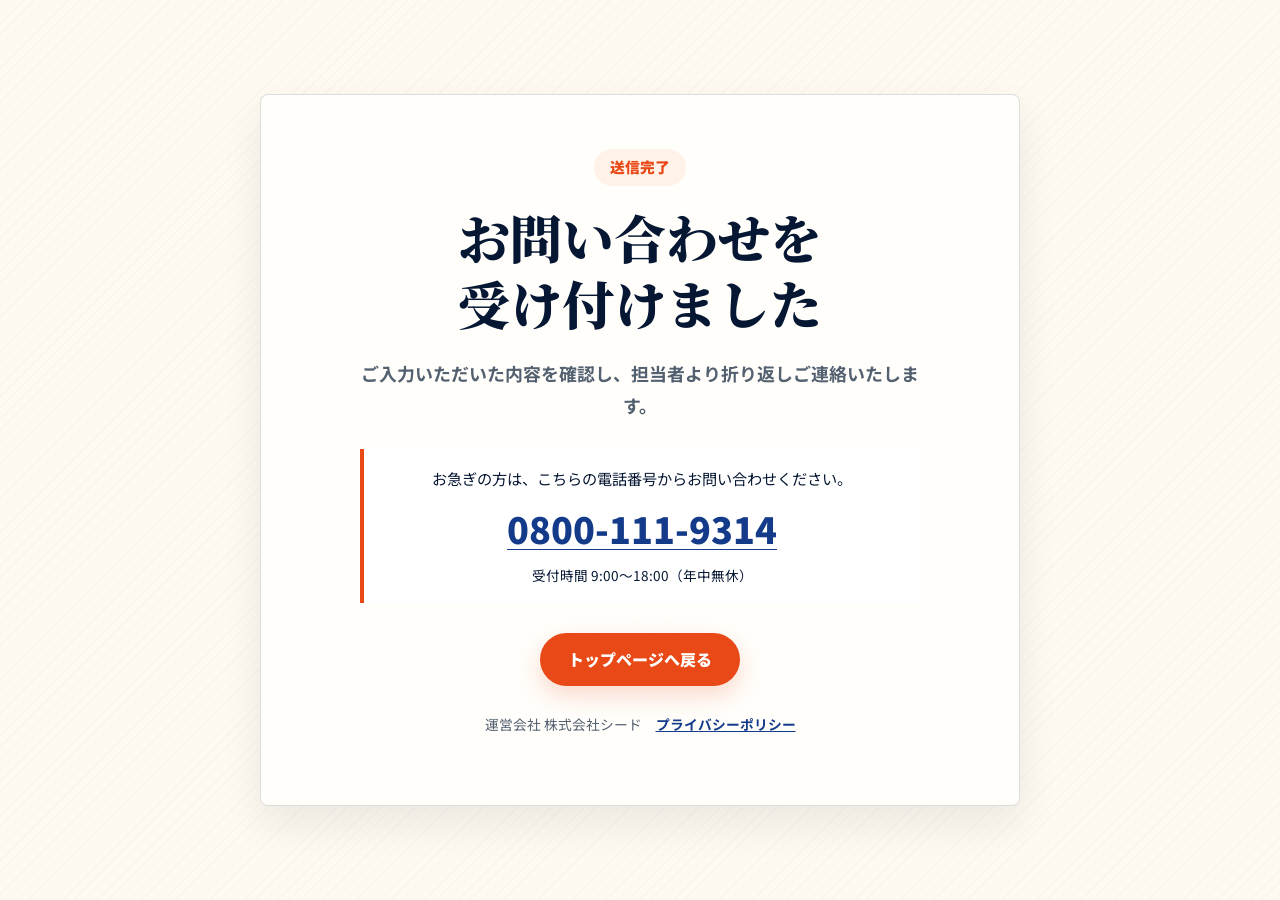
<file: lp/3/thanks.html>
<!DOCTYPE html>
<html lang="ja">
<head>
  <script src="./shared/thanks-tracking.js?v=20260914"></script>
  <meta charset="UTF-8" />
  <meta name="viewport" content="width=device-width, initial-scale=1.0" />
  <meta name="robots" content="noindex, nofollow, noarchive" />
  <title>送信完了 | リースバック無料相談</title>
  <link rel="icon" href="./shared/variant-b/images/logo-ietoku-mobile.webp" type="image/webp" />
  <meta name="description" content="リースバック無料相談フォームの送信が完了しました。お急ぎの方はお電話でお問い合わせください。" />
  <link rel="preconnect" href="https://fonts.googleapis.com" />
  <link rel="preconnect" href="https://fonts.gstatic.com" crossorigin />
  <link href="https://fonts.googleapis.com/css2?family=Noto+Sans+JP:wght@400;500;700;900&family=Noto+Serif+JP:wght@700;900&display=swap" rel="stylesheet" />
  <link rel="stylesheet" href="./shared/thanks.css?v=20260904" />
  <link rel="stylesheet" href="./assets/thanks-contact.css?v=20260914" />
</head>
<body>
  <main class="thanks-shell">
    <section class="thanks-card" aria-labelledby="thanks-title">
      <div class="thanks-badge">送信完了</div>
      <h1 class="thanks-title" id="thanks-title"><span>お問い合わせを</span><span>受け付けました</span></h1>
      <p class="thanks-lead">
        ご入力いただいた内容を確認し、担当者より折り返しご連絡いたします。
      </p>
      <div class="thanks-note thanks-contact">
        <p>お急ぎの方は、こちらの電話番号からお問い合わせください。</p>
        <a class="thanks-phone" href="tel:08001119314">0800-111-9314</a>
        <p class="thanks-hours">受付時間 9:00〜18:00（年中無休）</p>
      </div>
      <div class="thanks-actions">
        <a class="thanks-button" href="/lp/3/">トップページへ戻る</a>
      </div>
      <p class="thanks-footer">
        運営会社 株式会社シード　<a href="/privacy-policy.html">プライバシーポリシー</a>
      </p>
    </section>
  </main>
</body>
</html>
</file>
<file: lp/3/shared/variant-b/mobile.css>
/* ===== Shared visual foundations ===== */
:root {
  --navy: #062d60;
  --navy2: #08396e;
  --gold: #c99e39;
  --cta-orange: oklch(58.2% 0.1705 43.6);
  --cta-orange-deep: oklch(52.37% 0.1608 41.11);
  --cta-orange-soft: oklch(97.25% 0.0198 70);
  --ink: #101822;
  --line: #d9e1e8;
  --pale: #f5f9fd;
  --cream: #fbf7ed;
  --shadow: 0 8px 22px rgba(6, 43, 90, 0.1);
  --mobile-width: 390px;
  --design-scale: 0.41445271;
}
* {
  box-sizing: border-box;
}
html,
body {
  margin: 0;
  min-width: 390px;
  background: #eef2f5;
}
body {
  justify-content: center;
  font-family: "Noto Sans JP", "Yu Gothic", Meiryo, sans-serif;
}
a {
  color: inherit;
  text-decoration: none;
}
.lp {
  flex: 0 0 auto;
}
.page {
  background: #fff;
}
.page h2,
.page h3 {
  margin: 0;
  color: var(--navy);
}
.page h2 {
  font-family: "Noto Serif JP", "Yu Mincho", serif;
  font-weight: 600;
}
.intro {
  margin: 0;
  text-align: center;
  font-size: 26px;
  line-height: 1.75;
  letter-spacing: 0.03em;
}
.intro strong {
  color: var(--navy);
}
html {
  scrollbar-width: none;
  overflow-x: hidden;
}
html::-webkit-scrollbar {
  display: none;
}
body {
  overflow-x: hidden;
}
.gold-rule {
  display: block;
  width: 85px;
  height: 5px;
  border-radius: 9px;
  background: var(--gold);
}
/* hero */
.hero h1 {
  color: var(--navy);
  font:
    600 54px/1.55 "Noto Serif JP",
    serif;
}
.hero-lead strong {
  color: #064281;
}
.trust-row > div {
  position: relative;
  display: flex;
  flex-direction: column;
  justify-content: center;
}
.trust-icon {
  line-height: 1;
}
.main-cta {
  background: linear-gradient(100deg, #075194, #052b5c);
  color: #fff;
}
.cta-medal {
  display: flex;
  align-items: center;
  justify-content: center;
  margin-left: 73px;
  border-radius: 50%;
  background: linear-gradient(145deg, #f1d47d, #c99b32);
  color: var(--navy);
  font-weight: 700;
  text-align: center;
}
.main-cta strong {
  margin-left: 45px;
}
.main-cta i {
  margin-left: auto;
  margin-right: 63px;
  font: 300 75px/1 serif;
}
.phone-box {
  color: var(--navy);
}
.phone-symbol {
  margin: 0 24px 0 51px;
  font-size: 68px;
  transform: rotate(-18deg);
}
.phone-box > span:nth-child(2) {
  display: flex;
  flex-direction: column;
}
.phone-box em {
  margin-left: auto;
  margin-right: 72px;
  font-style: normal;
  font-weight: 700;
}
/* worries */
.worries .eyebrow {
  padding-top: 54px;
  text-align: center;
  font-weight: 600;
}
.worries h2 {
  text-align: center;
  font-size: 52px;
  letter-spacing: 0.06em;
}
.worries > .intro {
  font-size: 27px;
}
.worry-grid {
  top: 437px;
  left: 45px;
}
.sprite {
  display: block;
  background-repeat: no-repeat;
}
.worry-sprite {
  background-image: url(images/worry-sprite-mobile.webp);
}
.worry-grid h3 {
  font:
    700 27px/1.5 "Noto Sans JP",
    sans-serif;
}
.worry-grid i {
  display: block;
  border-radius: 5px;
  background: var(--gold);
}
.section-cta {
  top: 1467px;
  left: 43px;
  text-align: center;
}
.section-cta p {
  color: var(--navy);
}
.section-cta a {
  margin: auto;
  background: linear-gradient(100deg, #075194, #052b5c);
  box-shadow: 0 7px 15px rgba(5, 42, 86, 0.21);
  color: #fff;
  font-weight: 600;
}
.section-cta a span {
  display: flex;
  align-items: center;
  justify-content: center;
  border-radius: 50%;
  background: linear-gradient(145deg, #efd17a, #c69630);
  color: var(--navy);
}
.section-cta a i {
  margin-left: auto;
  margin-right: 35px;
  font-style: normal;
}
/* mechanism */
.number-strap {
  top: 40px;
  left: 236px;
}
.mechanism > h2 {
  padding-top: 125px;
  text-align: center;
  font-size: 54px;
  line-height: 1.45;
  letter-spacing: 0.07em;
}
.step-cards {
  top: 440px;
  left: 51px;
}
.step-cards article {
  margin-bottom: 14px;
}
.step-no {
  left: 23px;
  top: 46px;
  background: linear-gradient(145deg, #efd17b, #c7942d);
  color: #fff;
  font:
    42px "Noto Serif JP",
    serif;
}
.step-cards article:not(:last-child)::after {
  content: "";
  position: absolute;
  z-index: 1;
  top: 118px;
  left: 60px;
  height: 137px;
  border-left: 4px dotted #daa928;
}
.process-sprite {
  margin-left: 152px;
  border-radius: 50%;
  background-image: url(images/process-sprite-mobile.webp);
}
.step-cards h3 {
  font:
    600 38px "Noto Serif JP",
    serif;
}
.mechanism-summary {
  top: 1453px;
  left: 50px;
  color: var(--navy);
}
.mechanism-summary span {
  margin-right: 45px;
  color: var(--gold);
}
.mechanism-summary p {
  font:
    600 31px/1.65 "Noto Serif JP",
    serif;
}
/* support */
.navy-pill {
  position: absolute;
  top: 29px;
  left: 293px;
  width: 356px;
  height: 69px;
  margin: 0;
  border-radius: 35px;
  background: linear-gradient(100deg, #083d76, #062b5b);
  color: #fff;
  font-size: 26px;
  line-height: 69px;
  text-align: center;
}
.support > h2 {
  padding-top: 122px;
  font-size: 47px;
  line-height: 1.55;
  text-align: center;
}
.support > .intro {
  margin-top: 16px;
}
.reason-list {
  top: 413px;
  left: 50px;
}
.reason-list article {
  margin-bottom: 20px;
}
.reason-no {
  position: absolute;
  z-index: 2;
  display: flex;
  align-items: center;
  justify-content: center;
  border-radius: 50%;
  color: #fff;
  font:
    35px "Noto Serif JP",
    serif;
}
.reason-art {
  display: flex;
  width: 200px;
  height: 200px;
  align-items: center;
  justify-content: center;
  margin-left: 35px;
  border-radius: 50%;
  background: #fbf7ee;
  color: var(--navy);
  font: 52px serif;
}
.reason-list h3 {
  font:
    600 39px/1.5 "Noto Sans JP",
    sans-serif;
}
.reason-list h3 span {
  color: var(--gold);
}
/* comparison */
.comparison > h2 {
  padding-top: 103px;
  text-align: center;
  font-size: 42px;
}
.comparison > .intro {
  margin-top: 23px;
}
.compare-table {
  top: 322px;
  left: 30px;
}
.compare-table .cell {
  display: flex;
  align-items: center;
  justify-content: center;
  text-align: center;
}
.compare-table .cell:nth-child(4n) {
  border-right: 0;
}
.compare-table .featured {
  position: relative;
}
.compare-table .head.featured {
  margin-top: -17px;
}
.compare-table .cell:nth-last-child(3) {
  margin-bottom: -14px;
  border-bottom: 2px solid var(--gold);
  border-radius: 0 0 18px 18px;
}
.compare-table strong {
  font-weight: 400;
}
.point-box {
  top: 1424px;
  left: 30px;
}
.point-box b {
  color: var(--navy);
  font:
    600 28px "Noto Serif JP",
    serif;
}
/* cases */
.cases > h2 {
  padding-top: 83px;
  text-align: center;
  font-size: 48px;
  line-height: 1.45;
}
.cases > .intro {
  margin-top: 18px;
  font-size: 21px;
}
.case-list {
  top: 326px;
  left: 39px;
}
.case-list article {
  grid-template-columns: 282px 1fr;
  margin-bottom: 28px;
}
.case-photo {
  position: relative;
  overflow: hidden;
}
.case-photo span {
  position: absolute;
  z-index: 2;
  color: #fff;
}
.case-photo img {
  object-fit: cover;
}
.case-note {
  top: 1548px;
  left: 39px;
  font-weight: 600;
}
.fineprint {
  top: 1612px;
  left: 39px;
}
/* flow */
.flow > h2 {
  padding-top: 92px;
}
.flow > .intro {
  margin-top: 19px;
}
.timeline::before {
  content: "";
  position: absolute;
}
.timeline article {
  grid-template-columns: 255px 1fr;
  align-items: center;
}
.timeline-no {
  position: absolute;
  z-index: 2;
  display: flex;
  align-items: center;
  justify-content: center;
  border-radius: 50%;
  color: #fff;
  font:
    34px "Noto Serif JP",
    serif;
}
.staff-banner h3 {
  padding-bottom: 17px;
  font:
    500 31px/1.45 "Noto Serif JP",
    serif;
}
/* faq */
.faq > h2 {
  padding-top: 52px;
}
.faq details {
  margin-bottom: 32px;
}
.faq summary {
  list-style: none;
  color: var(--navy);
}
.faq summary::-webkit-details-marker {
  display: none;
}
.faq summary span {
  display: flex;
  align-items: center;
  justify-content: center;
  border-radius: 50%;
  color: #fff;
  font-weight: 400;
}
.faq summary i {
  position: relative;
}
.faq summary i::before,
.faq summary i::after {
  content: "";
  position: absolute;
  background: var(--navy);
}
.faq summary i::after {
  transform: rotate(90deg);
}
.faq details[open] summary i::after {
  display: none;
}
.answer span {
  display: flex;
  align-items: center;
  justify-content: center;
  border-radius: 50%;
  background: #edf5fb;
  color: var(--navy);
  font:
    49px "Noto Serif JP",
    serif;
}
.faq details:not([open]) .answer {
  display: none;
}
.faq-contact {
  margin-top: 75px;
}
/* closing guide */
.closing {
  background: #fff;
}
.closing-ribbon {
  position: relative;
  display: flex;
  align-items: center;
  background: linear-gradient(90deg, #f0cd74, #f5dda0);
  color: var(--navy);
  font:
    600 28px "Noto Serif JP",
    serif;
  letter-spacing: 0.08em;
}
.closing-ribbon::after {
  content: "";
  position: absolute;
  top: 0;
  border-top: 28px solid transparent;
  border-bottom: 28px solid transparent;
  border-left: 29px solid #f5dda0;
}
.closing-hero h2 strong {
  color: #d9a21f;
}
.closing-hero > p:last-child {
  font-weight: 600;
}
.closing-hero > p:last-child b {
  padding-bottom: 5px;
  border-bottom: 3px solid var(--gold);
}
.closing-cta {
  border: 0;
  color: #fff;
  cursor: pointer;
}
.closing-medal {
  display: flex;
  align-items: center;
  justify-content: center;
  margin-left: 61px;
  border-radius: 50%;
  background: linear-gradient(145deg, #f3d57d, #d6a837);
  color: var(--navy);
  font-weight: 700;
  line-height: 1.2;
}
.closing-cta > span:nth-child(2) {
  display: flex;
  flex-direction: column;
  margin-left: 67px;
}
.closing-cta small {
  font-weight: 600;
}
.closing-cta i {
  margin-left: auto;
  margin-right: 61px;
  font: 300 68px/1 serif;
}
.closing-inputs {
  position: absolute;
  top: 590px;
  left: 46px;
  width: 849px;
  height: 474px;
  padding: 24px 34px;
  border: 1px solid #d8dee4;
  border-radius: 18px;
  background: #fff;
  box-shadow: 0 4px 8px rgba(6, 43, 90, 0.08);
}
.closing-inputs h3 {
  margin: 0 0 16px;
  color: var(--navy);
  font:
    600 28px "Noto Serif JP",
    serif;
  text-align: center;
  letter-spacing: 0.08em;
}
.closing-inputs label {
  display: grid;
  height: 80px;
  grid-template-columns: 250px 1fr;
  align-items: center;
}
.closing-inputs label > b {
  font-size: 20px;
  color: var(--navy);
}
.closing-inputs label small {
  margin-left: 25px;
  padding: 4px 10px;
  border: 1px solid #8c9aab;
  border-radius: 4px;
  color: #273646;
  font-size: 14px;
  font-weight: 500;
}
.closing-inputs select,
.closing-inputs input {
  width: 100%;
  height: 63px;
  padding: 0 26px;
  border: 1px solid #cbd2d9;
  border-radius: 5px;
  background: #fff;
  color: #4d5864;
  font:
    22px "Noto Sans JP",
    sans-serif;
}
.closing-inputs input::placeholder {
  color: #747f89;
  opacity: 1;
}
.closing-inputs > p {
  margin: 14px 0 0;
  text-align: center;
  font-size: 16px;
}
.closing-phone > span:nth-child(2) {
  display: flex;
  flex-direction: column;
}
.closing-phone small {
  font-weight: 600;
}
.closing-phone em {
  font-style: normal;
  color: #263444;
}
.closing-phone > b {
  margin-left: auto;
  margin-right: 25px;
}
.closing-trust {
  grid-template-columns: repeat(3, 1fr);
}
.closing-trust > div {
  display: flex;
  align-items: center;
}
.closing-trust > div > span {
  display: flex;
  align-items: center;
  justify-content: center;
  border: 2px solid #daa82d;
  border-radius: 50%;
  color: #d6a11f;
  font-weight: 600;
}
.closing-trust p {
  display: flex;
  flex-direction: column;
  margin: 0;
}
.closing-trust p b {
  color: var(--navy);
}
.company-footer {
  grid-template-columns: 220px 1fr;
}
.company-footer img {
  object-fit: contain;
}
.company-footer h3 {
  font:
    600 22px "Noto Sans JP",
    sans-serif;
}
.company-footer hr {
  border: 0;
  border-top: 1px solid #68798a;
}
/* FV mobile readability and generated trust artwork */
.hero.page {
  height: 1770px;
}
.brand-logo {
  margin-right: -44px;
}
.hero-lead {
  margin-top: 18px;
}
.phone-symbol.icon-phone {
  flex: 0 0 95px;
}
.phone-box em {
  margin-right: 35px;
}
.main-cta:focus-visible,
.phone-box:focus-visible {
  outline: 5px solid #f2c34c;
  outline-offset: 5px;
}
/* FV readability and visual rhythm */
.hero.page {
  height: 1820px;
}
.hero-copy {
  padding-top: 62px;
}
.hero-lead {
  margin-top: 22px;
}
/* Mobile-size readability pass for sections 02-08 */
.worries > .intro {
  font-size: 36px;
  line-height: 1.7;
}
.worries.page {
  height: 2010px;
}
.section-cta {
  top: 1825px;
}

.mechanism > .intro {
  font-size: 36px;
  line-height: 1.65;
}
.mechanism.page {
  height: 1940px;
}
.step-cards article {
  margin-bottom: 22px;
}
.process-sprite {
  margin-left: 130px;
}
.step-cards article:not(:last-child)::after {
  height: 166px;
}
.mechanism-summary {
  top: 1685px;
}

.support.page {
  height: 2275px;
}
.support > .intro {
  font-size: 36px;
  line-height: 1.65;
}
.reason-list {
  top: 488px;
}
.reason-list article {
  margin-bottom: 26px;
}
.reason-art {
  width: 185px;
  height: 185px;
  margin-left: 32px;
}
.reason-list p {
  margin-top: 12px;
}
.reason-list article:nth-child(3) .reason-art {
  background-image: url(images/trust-icons-v2-mobile.webp);
  background-repeat: no-repeat;
  color: transparent;
  font-size: 0;
}

.comparison.page {
  height: 1970px;
}
.comparison > h2 {
  font-size: 50px;
}
.comparison > .intro {
  font-size: 34px;
  line-height: 1.6;
}
.compare-table .cell:nth-last-child(3) {
  margin-bottom: 0;
  border-bottom: 1px solid #d5dde4;
  border-radius: 0;
}
.compare-table .cell:nth-last-child(2) {
  margin-bottom: 0;
  border-bottom: 2px solid var(--gold);
  border-radius: 0 0 18px 18px;
}
.point-box {
  top: 1600px;
}

.cases.page {
  height: 2980px;
}
.cases > h2 {
  font-size: 50px;
}
.cases > .intro {
  font-size: 25px;
  line-height: 1.65;
}
.case-list article {
  margin-bottom: 28px;
}
.case-note {
  top: 2690px;
}
.fineprint {
  top: 2790px;
}
.faq summary {
  font-size: 39px;
}
.faq-contact {
  margin-top: 56px;
}
.closing-inputs {
  height: 690px;
}
.closing-inputs h3 {
  font-size: 36px;
}
.closing-inputs label {
  height: 122px;
  grid-template-columns: 310px 1fr;
}
.closing-inputs label > b {
  font-size: 30px;
}
.closing-inputs label small {
  margin-left: 12px;
  font-size: 20px;
}
.closing-inputs select,
.closing-inputs input {
  height: 106px;
  font-size: 36px;
  color: #25313d;
}
.closing-inputs > p {
  margin-top: 12px;
  font-size: 25px;
}
.closing-phone > span:first-child {
  flex: 0 0 95px;
}
/* Final minimum-size pass for supporting copy */
.cases > .intro {
  font-size: 34px;
}
.closing-inputs > p {
  font-size: 30px;
}
.closing-inputs label small {
  font-size: 30px;
}
/* Layout reconciliation after the readability pass */
.phone-box em {
  grid-column: 3;
}

.mechanism.page {
  height: 1980px;
}
.mechanism-summary {
  top: 1720px;
}
.step-cards p br,
.case-body dd br,
.timeline p br {
  display: none;
}

.cases.page {
  height: 3120px;
}
.case-note {
  top: 2820px;
}
.fineprint {
  top: 2915px;
}
.closing-inputs label > b {
  display: flex;
  align-items: center;
  gap: 12px;
  white-space: nowrap;
}
.closing-inputs label small {
  margin-left: 0;
  font-size: 24px;
}
@media print {
  body {
    background: #fff;
  }
  .lp {
    margin: 0;
  }
}

/* ===== Front-section foundations ===== */
/* Front-section typesetting and spacing reconciliation (390px fixed viewport). */

/* Hero: keep the copy readable over the photograph and preserve a calm vertical rhythm. */

.hero-copy {
  padding-top: 56px;
}

.hero-kicker {
  margin-bottom: 22px;
}

.hero-lead {
  margin-top: 24px;
}

/* Worries: let body copy wrap from its measure instead of from editorial <br>s. */
.worries.page {
  height: 2060px;
}

.worries .eyebrow {
  padding-top: 62px;
}

.worries h2 {
  line-height: 1.38;
  letter-spacing: 0.035em;
}

.worries > .gold-rule {
  margin-top: 26px;
  margin-bottom: 30px;
}

.worries > .intro {
  width: 820px;
  margin-right: auto;
  margin-left: auto;
  line-height: 1.65;
}

.worry-grid {
  top: 452px;
}

.worry-grid h3 {
  display: flex;
  align-items: center;
  justify-content: center;
}

.worry-grid i {
  margin-top: 9px;
  margin-bottom: 18px;
}

.section-cta {
  top: 1816px;
}

.section-cta p {
  margin-bottom: 18px;
}

/* Mechanism: keep the four cards optically even and remove brittle body breaks. */
.mechanism > h2 {
  padding-top: 132px;
  line-height: 1.42;
  letter-spacing: 0.045em;
}

.mechanism > .intro {
  width: 880px;
  margin: 26px auto 0;
  font-size: 33px;
  line-height: 1.62;
}

.step-cards {
  top: 446px;
}

.step-cards article {
  margin-bottom: 24px;
}

.step-cards article:not(:last-child)::after {
  height: 170px;
}

.mechanism-summary {
  top: 1720px;
}

.mechanism-summary span {
  margin-right: 36px;
}

/* ===== Middle-section foundations ===== */
/* Section-specific rhythm: support, comparison and customer cases. */

.support > .intro,
.comparison > .intro {
  width: 820px;
  margin-right: auto;
  margin-left: auto;
  text-wrap: pretty;
}

.cases > .intro {
  width: 900px;
  margin-right: auto;
  margin-left: auto;
  text-wrap: pretty;
}

/* Keep the section lead-in and trust strip from crowding adjacent content. */
.support.page {
  height: 2340px;
}

.support > .intro {
  margin-top: 22px;
}

.reason-list {
  top: 500px;
}

/* Give the comparison conclusion its own beat below the dense table. */
.comparison.page {
  height: 2050px;
}

.comparison > .intro {
  margin-top: 27px;
}

.compare-table {
  top: 365px;
}

.point-box {
  top: 1665px;
  padding-top: 36px;
  padding-bottom: 36px;
}

.point-box p {
  margin-top: 18px;
}

/* The lead previously collided with the first case; reserve a clear handoff. */
.cases.page {
  height: 3290px;
}

.cases > .intro {
  margin-top: 22px;
}

.case-list {
  top: 425px;
}

.case-body dd {
  font-size: 28px;
  line-height: 1.5;
  text-wrap: pretty;
}

.case-note {
  top: 2920px;
}

.fineprint {
  top: 3070px;
  right: 39px;
}

/* ===== Back-section foundations ===== */
/* Section-specific rhythm pass: flow, FAQ, closing guide and footer. */

/* 07 / Flow: let body copy wrap to the available measure instead of at authoring breaks. */

.flow > h2 {
  padding-top: 96px;
}

.timeline p br,
.staff-banner p br {
  display: initial;
}

.timeline article {
  grid-template-columns: 255px minmax(0, 1fr);
}

.staff-banner h3 {
  padding-bottom: 20px;
}

/* FAQ: preserve the intentional question hierarchy while removing forced body wraps. */

.faq > h2 {
  padding-top: 58px;
}

.faq > .gold-rule {
  margin-top: 28px;
}

.faq details {
  margin-bottom: 28px;
}

.faq summary {
  line-height: 1.45;
}

.faq-contact {
  margin-top: 48px;
}

/* Closing guide: de-crowd the CTA, form, phone and trust row. */

.closing-hero > p:last-child {
  margin-top: 14px;
}

.closing-medal {
  flex: 0 0 126px;
  margin-left: 0;
}

.closing-cta > span:nth-child(2) {
  flex: 1;
  margin-left: 38px;
}

.closing-cta small,
.closing-cta strong {
  white-space: nowrap;
}

.closing-cta i {
  flex: 0 0 40px;
  text-align: center;
}

.closing-inputs h3 {
  margin-bottom: 18px;
  line-height: 1.4;
}

.closing-inputs label {
  height: 118px;
  grid-template-columns: 300px minmax(0, 1fr);
}

.closing-inputs > p {
  max-width: 770px;
  margin: 15px auto 0;
  font-size: 28px;
  line-height: 1.5;
}

.closing-phone > span:nth-child(2) {
  line-height: 1.3;
}

.closing-trust > div {
  min-width: 0;
}

.closing-trust p {
  min-width: 0;
}

.company-footer {
  padding-top: 28px;
  padding-bottom: 26px;
}

/* ===== Form foundations ===== */
/* Closing form field structure and fixed-width mobile layout. */

.hero.page {
  height: 2340px;
}

.closing-inputs label {
  grid-template-columns: 330px minmax(0, 1fr);
}

.closing-inputs label > b > span {
  flex-direction: column;
}

.closing-inputs label > b em {
  margin-top: 4px;
}

.closing-inputs select,
.closing-inputs input:not([type="checkbox"]) {
  width: 100%;
  height: 106px;
  padding: 0 28px;
  border: 1px solid #cbd2d9;
  border-radius: 6px;
  background: #fff;
  color: #25313d;
  font:
    30px "Noto Sans JP",
    sans-serif;
}

.closing-inputs .consent-row {
  justify-content: center;
}

.closing-inputs .consent-row input {
  flex: 0 0 34px;
  accent-color: #073d78;
}

.consent-row a {
  font-weight: 700;
  text-decoration: underline;
}

.quick-submit {
  justify-content: center;
  margin-top: 12px;
}

.quick-submit i {
  margin-left: 28px;
  font: 300 54px/1 serif;
}

.closing-inputs {
  height: 950px;
}

.closing-inputs label {
  height: 118px;
}

.quick-submit:focus-visible,
.closing-inputs select:focus-visible,
.closing-inputs input:focus-visible,
.closing-cta:focus-visible,
.consent-row a:focus-visible {
  outline: 5px solid #f2c34c;
  outline-offset: 5px;
}

/* The prefecture list always opens below the field instead of using the
   browser-dependent native popup direction. */
.prefecture-native {
  margin: 0;
  padding: 0 !important;
  opacity: 0;
  pointer-events: none;
}

.prefecture-trigger {
  width: 100%;
  height: 106px;
  padding: 0 70px 0 28px;
  border: 1px solid #cbd2d9;
  border-radius: 6px;
  background: #fff;
  color: #25313d;
  font:
    30px "Noto Sans JP",
    sans-serif;
}

.prefecture-trigger::after {
  content: "";
  position: absolute;
  border-right: 4px solid #1d2935;
  border-bottom: 4px solid #1d2935;
  transform: rotate(45deg);
  transition: transform 0.18s ease-out;
}

.prefecture-picker.is-open {
  z-index: 30;
}

.prefecture-picker.is-open .prefecture-trigger::after {
  transform: rotate(225deg);
}

.prefecture-menu {
  position: absolute;
  right: 0;
  left: 0;
  z-index: 31;
  overflow-y: auto;
  background: #fff;
  overscroll-behavior: contain;
}

.prefecture-menu[hidden] {
  display: none;
}

.prefecture-option {
  display: flex;
  width: 100%;
  align-items: center;
  border: 0;
  border-bottom: 1px solid #dce3e9;
  background: #fff;
  color: #172437;
  font:
    27px "Noto Sans JP",
    sans-serif;
  text-align: left;
  cursor: pointer;
}

.prefecture-option:last-child {
  border-bottom: 0;
}

.prefecture-option:hover,
.prefecture-option:focus-visible,
.prefecture-option[aria-selected="true"] {
  background: #edf5fc;
  color: #063d75;
}

.prefecture-picker.is-invalid .prefecture-trigger {
  border-color: #b52222;
  box-shadow: 0 0 0 3px rgba(181, 34, 34, 0.12);
}

@media (prefers-reduced-motion: reduce) {
  .prefecture-trigger::after {
    transition: none;
  }
}

/* ===== Mobile core ===== */
/*
 * Production mobile foundation.
 * The original comp was authored on a 941px canvas and reduced with zoom.
 * This layer makes 390px the real layout width so text remains readable.
 */

html {
  min-width: 0;
  scroll-behavior: smooth;
  background: #edf2f6;
}

body {
  display: block;
  min-width: 0;
  background: #edf2f6;
  color: #172437;
  font-size: 16px;
  font-kerning: normal;
  -webkit-text-size-adjust: 100%;
}

.lp {
  width: 390px;
  max-width: 100%;
  margin: 0 auto;
  overflow: visible;
  background: #fff;
  zoom: 1;
}

.page {
  position: relative;
  width: 100%;
  height: auto !important;
  min-height: 0;
  overflow: visible;
}

.page h1,
.page h2,
.page h3 {
  word-break: auto-phrase;
  text-wrap: balance;
}

.page p,
.page dd {
  word-break: auto-phrase;
  text-wrap: pretty;
}

img {
  max-width: 100%;
}

a,
button,
summary,
input,
select {
  -webkit-tap-highlight-color: transparent;
}

a,
button,
summary {
  touch-action: manipulation;
}

.main-cta,
.section-cta a,
.closing-cta,
.faq-contact,
.quick-submit {
  transition:
    filter 0.18s cubic-bezier(0.25, 1, 0.5, 1),
    transform 0.18s cubic-bezier(0.25, 1, 0.5, 1);
}

.main-cta:hover,
.section-cta a:hover,
.closing-cta:hover,
.faq-contact:hover,
.quick-submit:hover {
  filter: brightness(1.06);
}

.main-cta:active,
.section-cta a:active,
.closing-cta:active,
.faq-contact:active,
.quick-submit:active {
  transform: translateY(1px);
}

:focus-visible {
  outline: 3px solid #f2c34c;
  outline-offset: 3px;
}

@media (prefers-reduced-motion: reduce) {
  html {
    scroll-behavior: auto;
  }

  *,
  *::before,
  *::after {
    scroll-behavior: auto !important;
    transition-duration: 0.01ms !important;
  }
}

/* ===== Mobile front sections ===== */
/*
 * Real-width mobile treatment for the first three sections.
 * This file is intentionally additive: it replaces the original 941px,
 * absolutely-positioned artboard with a natural 390px reading flow.
 */

.hero.page,
.worries.page,
.mechanism.page {
  height: auto;
}

/* Header */
.site-header {
  display: flex;
  width: 100%;
  height: 78px;
  align-items: center;
  padding: 10px 16px;
  background: #fff;
}

.brand-logo {
  width: 132px;
  height: 56px;
  margin: 0;
  object-fit: contain;
  transform: none;
  transform-origin: center;
}

.tagline {
  min-width: 0;
  margin-left: 13px;
  padding-left: 13px;
  border-left: 1px solid #8090a2;
  color: #172437;
  font-size: 14px;
  line-height: 1.55;
  letter-spacing: 0.01em;
}

/* First view: keep the couple and their home as one continuous visual,
   matching the supplied reference while preserving mobile readability. */
.hero-visual {
  position: relative;
  width: 100%;
  height: 540px;
  min-height: 0;
  background:
    linear-gradient(
      90deg,
      rgba(255, 255, 255, 0.99) 0%,
      rgba(255, 255, 255, 0.95) 42%,
      rgba(255, 255, 255, 0.72) 60%,
      rgba(255, 255, 255, 0.16) 82%,
      rgba(255, 255, 255, 0.04) 100%
    ),
    linear-gradient(
      180deg,
      rgba(255, 255, 255, 0) 62%,
      rgba(255, 255, 255, 0.15) 76%,
      rgba(255, 255, 255, 0.88) 96%,
      #fff 100%
    ),
    url(images/hero-couple-house-mobile.webp) left center / auto 100% no-repeat;
}

.hero-copy {
  position: relative;
  z-index: 1;
  width: 270px;
  max-width: 270px;
  padding: 52px 0 0 18px;
}

.hero-kicker {
  display: inline-flex;
  align-items: baseline;
  gap: 5px;
  margin: 0 0 15px;
  padding: 0 0 6px 9px;
  border-bottom: 2px solid var(--gold);
  border-radius: 0;
  background: transparent;
  color: var(--navy);
  font-size: 14px;
  font-weight: 600;
  line-height: 1.4;
  letter-spacing: 0.05em;
  position: relative;
}

.hero-kicker::before {
  content: "";
  position: absolute;
  left: 0;
  bottom: 5px;
  width: 3px;
  height: 18px;
  border-radius: 2px;
  background: var(--gold);
}

.hero-kicker b {
  color: var(--navy);
  font-size: 16px;
  font-weight: 700;
}

.hero h1 {
  max-width: 250px;
  margin: 0;
  font-size: 27px;
  line-height: 1.58;
  letter-spacing: 0.01em;
  text-wrap: balance;
  text-shadow: 0 1px 0 rgba(255, 255, 255, 0.85);
}

.hero-lead {
  max-width: 240px;
  margin: 20px 0 0;
  color: #172437;
  font-size: 17px;
  line-height: 1.78;
  letter-spacing: 0;
  text-wrap: pretty;
  text-shadow: 0 1px 0 rgba(255, 255, 255, 0.9);
}

.hero-lead br {
  display: initial;
}

/* Reassurance stays compact and scannable without becoming tiny. */
.trust-row {
  position: relative;
  z-index: 2;
  display: grid;
  width: calc(100% - 48px);
  height: 104px;
  grid-template-columns: repeat(3, minmax(0, 1fr));
  top: auto;
  left: auto;
  /* Pull the strip into the hero while keeping the CTA in normal flow. */
  margin: -174px 0 0;
  border-radius: 0;
  background: #fff;
  box-shadow: 0 4px 8px rgba(6, 43, 90, 0.1);
  overflow: hidden;
}

.trust-row > div {
  min-width: 0;
  align-items: flex-start;
  padding: 4px 6px;
  text-align: left;
}

.trust-row > div + div {
  border-left: 1px solid #e1e6eb;
}

.trust-icon {
  width: 48px;
  height: 48px;
  margin: 0;
  background-image: url(images/trust-icons-v2-mobile.webp);
  background-repeat: no-repeat;
  background-size: 96px 96px;
  color: transparent;
  font-size: 0;
}

.trust-icon.icon-clock {
  background-position: 0 0;
}

.trust-icon.icon-lock {
  background-position: -48px 0;
}

.trust-icon.icon-japan {
  background-position: 0 -48px;
}

.trust-row b {
  margin-top: 3px;
  color: var(--navy);
  font-size: 16px;
  line-height: 1.35;
  white-space: nowrap;
}

.trust-row small {
  margin-top: 1px;
  color: #344252;
  font-size: 13px;
  line-height: 1.35;
  white-space: nowrap;
}

.main-cta {
  position: relative;
  z-index: 3;
  top: auto;
  left: auto;
  display: grid;
  width: calc(100% - 32px);
  height: auto;
  min-height: 78px;
  grid-template-columns: 58px minmax(0, 1fr) 24px;
  align-items: center;
  gap: 12px;
  margin: 20px auto 0;
  padding: 10px 16px 10px 12px;
  border-radius: 14px;
  box-shadow: 0 5px 8px rgba(4, 31, 67, 0.2);
}

.cta-medal {
  width: 56px;
  height: 56px;
  margin: 0;
  font-size: 15px;
  line-height: 1.25;
}

.main-cta strong {
  margin: 0;
  font-size: 21px;
  line-height: 1.4;
  letter-spacing: 0.02em;
  text-align: center;
}

.main-cta i {
  margin: 0;
  font-size: 42px;
  line-height: 1;
  text-align: right;
}

.phone-box {
  position: relative;
  top: auto;
  left: auto;
  display: grid;
  width: calc(100% - 32px);
  height: auto;
  min-height: 112px;
  grid-template-columns: 52px minmax(0, 1fr);
  align-items: center;
  column-gap: 12px;
  margin: 14px auto 24px;
  padding: 18px 14px;
  border: 1px solid #0a56a2;
  border-radius: 12px;
}

.phone-symbol.icon-phone {
  grid-column: 1;
  width: 48px;
  height: 48px;
  margin: 0;
  background-image: url(images/trust-icons-v2-mobile.webp);
  background-repeat: no-repeat;
  background-position: -48px -48px;
  background-size: 96px 96px;
  font-size: 0;
  transform: none;
}

.phone-box > span:nth-child(2) {
  grid-column: 2;
  min-width: 0;
}

.phone-box b {
  padding-right: 68px;
  font-size: 14px;
  line-height: 1.4;
  white-space: normal;
}

.phone-box strong {
  font-size: 28px;
  line-height: 1.25;
  letter-spacing: 0.02em;
  white-space: nowrap;
}

.phone-box small {
  color: #27313d;
  font-size: 14px;
  line-height: 1.5;
  white-space: normal;
}

.phone-box em {
  position: absolute;
  top: 14px;
  right: 14px;
  margin: 0;
  padding: 5px 8px;
  border: 1px solid #0a56a2;
  border-radius: 5px;
  font-size: 13px;
  line-height: 1.35;
  white-space: nowrap;
}

/* Common section spacing for the front narrative. */
.worries,
.mechanism {
  padding: 62px 20px 68px;
}

.worries .eyebrow {
  margin: 0;
  padding: 0;
  color: var(--navy);
  font-size: 18px;
  line-height: 1.5;
  letter-spacing: 0.02em;
}

.worries h2,
.mechanism > h2 {
  padding: 0;
  font-size: 30px;
  line-height: 1.5;
  letter-spacing: 0.02em;
  text-align: center;
  text-wrap: balance;
}

.worries h2 {
  margin-top: 5px;
}

.worries > .gold-rule {
  width: 48px;
  height: 3px;
  margin: 20px auto 22px;
}

.worries > .intro,
.mechanism > .intro {
  width: auto;
  max-width: 350px;
  margin: 0 auto;
  color: #172437;
  font-size: 16px;
  line-height: 1.85;
  letter-spacing: 0;
  text-wrap: pretty;
}

.worries > .intro br,
.mechanism > .intro br {
  display: none;
}

/* Concise one-column concerns: the image supports the text without forcing
   four oversized, repetitive cards. */
.worry-grid {
  position: static;
  display: grid;
  width: auto;
  grid-template-columns: 1fr;
  gap: 14px;
  margin-top: 32px;
}

.worry-grid article {
  display: grid;
  width: 100%;
  height: auto;
  min-height: 156px;
  grid-template-columns: 72px minmax(0, 1fr);
  grid-template-rows: auto 3px auto;
  column-gap: 14px;
  align-items: center;
  padding: 16px;
  border: 0;
  border-radius: 14px;
  background: #fff;
  box-shadow: 0 3px 8px rgba(6, 43, 90, 0.1);
  text-align: left;
}

.worry-sprite {
  grid-column: 1;
  grid-row: 1 / 4;
  width: 72px;
  height: 72px;
  margin: 0;
  background-size: 144px 144px;
}

.worry-sprite.s2 {
  background-position: -72px 0;
}

.worry-sprite.s3 {
  background-position: 0 -72px;
}

.worry-sprite.s4 {
  background-position: -72px -72px;
}

.worry-grid h3 {
  grid-column: 2;
  min-height: 0;
  margin: 0;
  font-size: 19px;
  line-height: 1.5;
  letter-spacing: 0;
  text-align: left;
  text-wrap: balance;
}

.worry-grid i {
  grid-column: 2;
  width: 36px;
  height: 3px;
  margin: 9px 0 8px;
}

.worry-grid p {
  grid-column: 2;
  max-width: none;
  margin: 0;
  color: #263444;
  font-size: 16px;
  line-height: 1.7;
  letter-spacing: 0;
  text-align: left;
  text-wrap: pretty;
}

.worry-grid p br {
  display: none;
}

.section-cta {
  position: static;
  width: auto;
  margin-top: 34px;
}

.section-cta p {
  margin: 0 0 12px;
  font-size: 16px;
  line-height: 1.5;
}

.section-cta a {
  display: grid;
  width: 100%;
  height: auto;
  min-height: 76px;
  grid-template-columns: 54px minmax(0, 1fr) 22px;
  align-items: center;
  gap: 10px;
  padding: 9px 14px 9px 10px;
  border-radius: 14px;
  font-size: 17px;
  line-height: 1.45;
  text-align: center;
}

.section-cta a span {
  width: 52px;
  height: 52px;
  margin: 0;
  font-size: 15px;
}

.section-cta a i {
  margin: 0;
  font-size: 38px;
  line-height: 1;
}

/* Mechanism: the only numbered sequence in the front half. */
.mechanism {
  background: #f7faff;
}

.number-strap {
  position: static;
  width: auto;
  height: auto;
  margin: 0 0 8px;
  border-radius: 0;
  background: transparent;
  color: var(--navy);
  font:
    600 17px/1.5 "Noto Serif JP",
    serif;
  letter-spacing: 0.04em;
  text-align: center;
}

.mechanism > .intro {
  margin-top: 20px;
}

.step-cards {
  position: static;
  display: grid;
  width: auto;
  gap: 14px;
  margin-top: 32px;
}

.step-cards article {
  position: relative;
  display: grid;
  width: 100%;
  height: auto;
  min-height: 132px;
  grid-template-columns: 34px 64px minmax(0, 1fr);
  align-items: center;
  gap: 8px;
  margin: 0;
  padding: 16px 12px;
  border: 1px solid #d7e0e8;
  border-radius: 14px;
  background: #fff;
  box-shadow: none;
}

.step-no {
  position: static;
  z-index: auto;
  display: flex;
  width: 32px;
  height: 32px;
  align-items: center;
  justify-content: center;
  border-radius: 50%;
  font-size: 18px;
  line-height: 1;
}

.step-cards article:not(:last-child)::after {
  display: none;
}

.process-sprite {
  width: 64px;
  height: 64px;
  margin: 0;
  background-size: 192px 192px;
}

.process-sprite.p2 {
  background-position: -64px 0;
}

.process-sprite.p3 {
  background-position: -128px 0;
}

.process-sprite.p4 {
  background-position: 0 -64px;
}

.step-cards article > div {
  display: contents;
  min-width: 0;
  padding: 0;
}

.step-cards h3 {
  grid-column: 3;
  grid-row: 1;
  margin: 0;
  font-size: 22px;
  line-height: 1.45;
  letter-spacing: 0.02em;
  text-wrap: balance;
}

.step-cards p {
  grid-column: 2 / 4;
  grid-row: 2;
  margin: 8px 0 0;
  color: #263444;
  font-size: 16px;
  line-height: 1.7;
  letter-spacing: 0;
  text-wrap: pretty;
}

.step-cards p br {
  display: none;
}

.mechanism-summary {
  position: static;
  display: flex;
  width: 100%;
  height: auto;
  min-height: 112px;
  align-items: center;
  justify-content: center;
  gap: 18px;
  margin-top: 24px;
  padding: 20px 18px;
  border: 1px solid #ead9aa;
  border-radius: 14px;
  background: #fffaf0;
}

.mechanism-summary span {
  flex: 0 0 auto;
  margin: 0;
  font-size: 40px;
  line-height: 1;
}

.mechanism-summary p {
  margin: 0;
  font-size: 19px;
  line-height: 1.65;
  letter-spacing: 0.01em;
  text-align: left;
  text-wrap: pretty;
}

.main-cta:focus-visible,
.phone-box:focus-visible,
.section-cta a:focus-visible {
  outline: 3px solid #f2c34c;
  outline-offset: 3px;
}

/* ===== Mobile middle sections ===== */
/*
 * Native 390px layout: support, comparison and customer cases.
 * Loaded after the legacy 941px styles; all section geometry below uses
 * normal document flow so content growth cannot create overlaps.
 */

.support.page,
.comparison.page,
.cases.page {
  width: 390px;
  height: auto !important;
  min-height: 0;
  padding: 44px 16px 52px;
  overflow: visible;
}

.support > h2,
.comparison > h2,
.cases > h2 {
  padding: 0;
  font-size: 29px;
  line-height: 1.48;
  letter-spacing: 0.025em;
  text-align: center;
  text-wrap: balance;
}

.support > .intro,
.comparison > .intro,
.cases > .intro {
  width: auto;
  margin: 17px 4px 0;
  color: #263341;
  font-size: 16px;
  line-height: 1.8;
  letter-spacing: 0.015em;
  text-align: left;
  text-wrap: pretty;
}

.support > .intro br,
.comparison > .intro br,
.cases > .intro br {
  display: none;
}

/* Support --------------------------------------------------------------- */

.support.page {
  padding-top: 34px;
  background: linear-gradient(180deg, #f7fbff 0, #fff 180px);
}

.support .navy-pill {
  position: static;
  width: fit-content;
  height: auto;
  margin: 0 auto 19px;
  padding: 9px 22px 10px;
  border-radius: 999px;
  background: #07366c;
  font-size: 16px;
  line-height: 1.35;
}

.support > h2 strong {
  color: var(--gold);
  font-size: 47px;
  line-height: 1;
}

.support > h2 > span {
  display: block;
}

.support-heading-count {
  display: flex !important;
  align-items: baseline;
  justify-content: center;
  gap: 4px;
  margin-top: 3px;
}

.reason-list {
  position: static;
  width: auto;
  margin: 29px 0 0;
}

.reason-list article {
  position: relative;
  display: grid;
  width: 100%;
  height: auto;
  min-height: 0;
  grid-template-columns: 64px minmax(0, 1fr);
  align-items: start;
  gap: 0 14px;
  margin: 0;
  padding: 22px 16px 23px;
  border: 1px solid #dce5ec;
  border-radius: 14px;
  background: #fff;
  box-shadow: none;
}

.reason-list article + article {
  margin-top: 14px;
}

.reason-no {
  top: 14px;
  left: 14px;
  width: 38px;
  height: 38px;
  background: #c49630;
  font-size: 18px;
}

.reason-art,
.reason-art.yen {
  width: 64px;
  height: 64px;
  margin: 18px 0 0;
  border-radius: 50%;
  background-color: #fbf7ee;
  font-size: 27px;
}

.reason-art.yen {
  font-size: 31px;
}

.reason-list article:nth-child(3) .reason-art {
  background-position: -64px 0;
  background-size: 128px 128px;
}

.reason-list article > div {
  min-width: 0;
}

.reason-list h3 {
  font-size: 22px;
  line-height: 1.5;
  letter-spacing: 0.01em;
  text-wrap: pretty;
}

.reason-list p br {
  display: none;
}

.reason-list h3 br {
  display: initial;
}

.reason-list p {
  max-width: none;
  margin: 10px 0 0;
  color: #24313f;
  font-size: 16px;
  line-height: 1.75;
  text-wrap: pretty;
}

/* Comparison ------------------------------------------------------------ */

.comparison.page {
  padding-top: 38px;
  background: #fff;
}

.compare-table {
  position: static;
  display: grid;
  width: 100%;
  height: auto;
  grid-template-columns: 88px minmax(0, 1.08fr) minmax(0, 1fr);
  grid-template-rows: auto;
  margin: 29px 0 0;
  overflow: hidden;
  border: 1px solid #cfd9e2;
  border-radius: 12px;
  background: #fff;
}

.compare-table .cell {
  min-width: 0;
  min-height: 104px;
  padding: 13px 7px;
  border-right: 1px solid #d7e0e7;
  border-bottom: 1px solid #d7e0e7;
  color: #172433;
  font-size: 15px;
  line-height: 1.55;
  overflow-wrap: anywhere;
}

.compare-table .cell:nth-child(3n) {
  border-right: 0;
}

.compare-table .cell:nth-last-child(-n + 3) {
  border-bottom: 0;
}

.compare-table .head {
  min-height: 74px;
  padding: 12px 6px;
  background: #f3f7fa;
  color: var(--navy);
  font-size: 15px;
  font-weight: 700;
}

.compare-table .label {
  flex-direction: column;
  gap: 5px;
  background: #f8fafc;
  color: var(--gold);
  font-size: 24px;
}

.compare-table .label b {
  color: var(--navy);
  font-size: 15px;
  line-height: 1.45;
}

.compare-table .featured {
  z-index: auto;
  margin: 0;
  border-right: 1px solid #bf9b4e;
  border-left: 1px solid #bf9b4e;
  background: #07366c;
  color: #fff;
  font-size: 15px;
}

.compare-table .head.featured {
  margin: 0;
  border-top: 0;
  border-radius: 0;
  color: #f2d487;
  font-size: 15px;
}

.compare-table .featured:nth-last-child(2) {
  margin: 0;
  border-bottom: 0;
  border-radius: 0;
}

.compare-table strong {
  font-size: 30px;
  line-height: 1;
}

.compare-table b {
  font-size: 17px;
}

.point-box {
  position: static;
  width: auto;
  height: auto;
  margin: 20px 0 0;
  padding: 21px 20px 22px;
  border: 1px solid #dfc986;
  border-radius: 12px;
  background: #fffbf2;
}

.point-box b {
  display: block;
  font-size: 20px;
  line-height: 1.5;
}

.point-box p {
  margin: 10px 0 0;
  color: #27323e;
  font-size: 16px;
  line-height: 1.75;
  text-wrap: pretty;
}

.point-box p br {
  display: none;
}

/* Cases ----------------------------------------------------------------- */

.cases.page {
  padding-top: 38px;
  background: linear-gradient(180deg, #f7fbff 0, #fff 210px);
}

.case-list {
  position: static;
  width: auto;
  margin: 29px 0 0;
}

.case-list article {
  display: flex;
  width: 100%;
  height: auto;
  min-height: 0;
  flex-direction: column;
  margin: 0;
  overflow: hidden;
  border: 1px solid #cfdae3;
  border-radius: 14px;
  background: #fff;
  box-shadow: none;
}

.case-list article + article {
  margin-top: 19px;
}

.case-photo {
  width: 100%;
  height: 194px;
  flex: 0 0 194px;
  background: #edf3f7;
}

.case-photo span {
  top: 13px;
  left: 13px;
  padding: 7px 13px 8px;
  border-radius: 999px;
  background: #07366c;
  font-size: 14px;
  line-height: 1;
  letter-spacing: 0.08em;
}

.case-photo img {
  width: 100%;
  height: 100%;
  object-position: center 14%;
}

.case-list article:nth-child(2) .case-photo img {
  object-position: center 16%;
}

.case-list article:nth-child(3) .case-photo img {
  object-position: center 16%;
}

.case-body {
  padding: 20px 17px 18px;
}

.case-body h3 {
  padding: 0 0 14px;
  border-bottom: 1px solid #cfd9e1;
  font-size: 23px;
  line-height: 1.5;
  letter-spacing: 0.015em;
  text-wrap: balance;
}

.case-body dl {
  display: flex;
  grid-template-columns: none;
  flex-wrap: wrap;
  margin: 9px 0 0;
}

.case-body dt,
.case-body dd {
  display: flex;
  min-width: 0;
  min-height: 55px;
  align-items: flex-start;
  margin: 0;
  padding: 14px 8px;
  border-bottom: 1px solid #dbe2e8;
  font-size: 16px;
  line-height: 1.7;
  text-wrap: pretty;
}

.case-body dt {
  width: 36%;
  color: var(--navy);
  font-weight: 700;
}

.case-body dd {
  width: 64%;
  color: #263341;
}

.case-body dd br {
  display: none;
}

/* Put the measurable result and the outcome before profile/background. */
.case-body dt:nth-of-type(3),
.case-body dd:nth-of-type(3) {
  order: 1;
  border-bottom-color: #d8bd78;
  background: #fffbf1;
}

.case-body dt:nth-of-type(4),
.case-body dd:nth-of-type(4) {
  order: 2;
  background: #f2f7fb;
}

.case-body dt:nth-of-type(1),
.case-body dd:nth-of-type(1) {
  order: 3;
}

.case-body dt:nth-of-type(2),
.case-body dd:nth-of-type(2) {
  order: 4;
  border-bottom: 0;
}

.case-body .amount {
  align-items: center;
  color: var(--navy);
  font-size: 29px;
  font-weight: 800;
  line-height: 1.2;
}

.case-body .amount small {
  margin-left: 2px;
  font-size: 14px;
}

.case-note {
  position: static;
  width: auto;
  height: auto;
  margin: 22px 0 0;
  padding: 13px 15px;
  border: 1px solid #8eb0cf;
  border-radius: 10px;
  color: var(--navy);
  background: #f6faff;
  font-size: 14px;
  line-height: 1.65;
  text-align: left;
  text-wrap: pretty;
}

.fineprint {
  position: static;
  display: block;
  margin: 15px 2px 0;
  color: #485461;
  font-size: 14px;
  line-height: 1.7;
  text-wrap: pretty;
}

.fineprint br {
  display: none;
}

/* ===== Mobile back sections ===== */
/* 390px real-width layout: flow, FAQ, closing reassurance and company footer. */

/* Flow: a compact procedural timeline, distinct from the service-mechanism cards. */
.flow.page {
  position: relative;
  width: 390px;
  height: auto;
  padding: 68px 20px 38px;
  overflow: visible;
  background: #fff;
}

.flow > h2 {
  max-width: 350px;
  margin: 0 auto;
  padding: 0;
  font-size: 30px;
  line-height: 1.48;
  letter-spacing: 0.02em;
  text-align: center;
  text-wrap: balance;
}

.flow > h2 br,
.flow > .intro br,
.timeline p br,
.staff-banner h3 br,
.staff-banner p br {
  display: none;
}

.flow > .intro {
  width: auto;
  max-width: 340px;
  margin: 18px auto 0;
  font-size: 16px;
  line-height: 1.85;
  letter-spacing: 0.01em;
  text-align: left;
  text-wrap: pretty;
}

.timeline {
  position: relative;
  top: auto;
  left: auto;
  width: auto;
  margin: 36px 0 0;
  padding: 0;
}

.timeline::before {
  top: 24px;
  bottom: 30px;
  left: 22px;
  width: 2px;
  background: #d5b45d;
}

.timeline article {
  position: relative;
  display: block;
  height: auto;
  min-height: 122px;
  padding: 0 0 28px 64px;
}

.timeline article:last-child {
  min-height: 0;
  padding-bottom: 0;
}

.timeline-no {
  top: 0;
  left: 0;
  width: 46px;
  height: 46px;
  border: 2px solid #fff;
  background: #06376c;
  box-shadow: 0 0 0 1px #06376c;
  font-size: 23px;
  line-height: 1;
}

.timeline h3 {
  margin: 0;
  padding-top: 2px;
  font-size: 23px;
  line-height: 1.45;
  letter-spacing: 0.02em;
}

.timeline p {
  max-width: 286px;
  margin: 8px 0 0;
  color: #202b38;
  font-size: 16px;
  line-height: 1.78;
  letter-spacing: 0.005em;
  text-wrap: pretty;
}

.staff-banner {
  position: relative;
  top: auto;
  left: auto;
  display: grid;
  width: auto;
  height: auto;
  min-height: 258px;
  grid-template-columns: minmax(0, 62%) minmax(0, 38%);
  margin: 38px 0 0;
  overflow: hidden;
  border: 1px solid #8faec9;
  border-radius: 14px;
  background: #f3f8fc;
  box-shadow: none;
}

.staff-banner > div {
  position: relative;
  z-index: 2;
  width: auto;
  padding: 20px 0 20px 14px;
}

.staff-banner h3 {
  margin: 0;
  padding: 0 0 14px;
  border-bottom: 1px solid #8aa4bb;
  font-size: 20px;
  line-height: 1.5;
}

.staff-banner p {
  margin: 14px 0 0;
  font-size: 16px;
  line-height: 1.75;
  text-wrap: pretty;
}

.staff-banner img {
  position: relative;
  right: auto;
  bottom: auto;
  align-self: stretch;
  width: 100%;
  height: 100%;
  min-height: 258px;
  object-fit: cover;
  object-position: 77% center;
}

/* FAQ: answers size to their content, with large touch targets and no dead space. */
.faq.page {
  position: relative;
  width: 390px;
  height: auto;
  padding: 52px 18px 40px;
  overflow: visible;
  background: #fff;
}

.faq > h2 {
  margin: 0;
  padding: 0;
  font-size: 34px;
  line-height: 1.4;
  letter-spacing: 0.06em;
  text-align: center;
}

.faq > .gold-rule {
  width: 72px;
  height: 2px;
  margin: 20px auto 0;
}

.faq-panel {
  position: relative;
  top: auto;
  left: auto;
  width: auto;
  height: auto;
  margin: 34px 0 0;
  padding: 16px 10px 22px;
  border-radius: 16px;
  background: #f3f8fc;
}

.faq details {
  margin: 0 0 12px;
  overflow: hidden;
  border: 1px solid #b8cad8;
  border-radius: 12px;
  background: #fff;
}

.faq summary {
  display: grid;
  min-height: 80px;
  grid-template-columns: 40px minmax(0, 1fr) 24px;
  gap: 8px;
  align-items: center;
  padding: 12px 10px;
  font:
    600 17px/1.55 "Noto Serif JP",
    "Yu Mincho",
    serif;
  letter-spacing: 0.01em;
  cursor: pointer;
  text-wrap: balance;
}

.faq summary br,
.answer p br {
  display: none;
}

.faq summary span {
  width: 40px;
  height: 40px;
  background: #06376c;
  font-size: 25px;
}

.faq summary i {
  width: 24px;
  height: 24px;
}

.faq summary i::before,
.faq summary i::after {
  top: 11px;
  left: 2px;
  width: 20px;
  height: 2px;
}

.faq details[open] summary {
  border-bottom: 1px solid #d6e0e7;
}

.answer {
  display: grid;
  min-height: 0;
  grid-template-columns: 44px minmax(0, 1fr);
  gap: 14px;
  padding: 20px 14px 24px;
}

.answer span {
  width: 42px;
  height: 42px;
  font-size: 25px;
}

.answer p {
  margin: 0;
  color: #202b38;
  font-size: 16px;
  line-height: 1.85;
  letter-spacing: 0.005em;
  text-wrap: pretty;
}

.faq-contact {
  display: grid;
  min-height: 72px;
  grid-template-columns: 64px minmax(0, 1fr) 18px;
  gap: 10px;
  align-items: center;
  margin: 26px 6px 0;
  padding: 12px 14px;
  border: 1px solid #d5b45d;
  border-radius: 12px;
  background: #fff;
  color: #10233d;
  font-size: 17px;
  line-height: 1.75;
  text-align: left;
}

.faq-contact span {
  display: flex;
  min-height: 44px;
  align-items: center;
  justify-content: center;
  border-radius: 999px;
  background: #fff7df;
  color: #bd8e1d;
  font-size: 13px;
  font-weight: 700;
  line-height: 1.3;
  text-align: center;
}

.faq-contact b {
  color: var(--navy);
  font-size: 16px;
  line-height: 1.5;
}

.faq-contact i {
  color: var(--navy);
  font: 34px/1 serif;
}

/* Closing: preserve the photo-led reassurance while keeping every block in flow. */
.closing.page {
  position: relative;
  width: 390px;
  height: auto;
  min-height: 0;
  overflow: visible;
  background: #fff;
}

.closing-hero {
  position: relative;
  top: auto;
  left: auto;
  width: 390px;
  height: auto;
  min-height: 392px;
  padding: 28px 18px 24px;
  background:
    linear-gradient(
      90deg,
      rgba(255, 255, 255, 0.99) 0%,
      rgba(255, 255, 255, 0.97) 42%,
      rgba(255, 255, 255, 0.82) 60%,
      rgba(255, 255, 255, 0.26) 82%,
      rgba(255, 255, 255, 0.08) 100%
    ),
    url(images/hero-couple-house-mobile.webp) 64% center / cover no-repeat;
}

.closing-ribbon {
  width: 156px;
  height: 42px;
  margin: 0 0 24px;
  padding-left: 18px;
  font-size: 17px;
  line-height: 1;
}

.closing-ribbon::after {
  right: -21px;
  border-top-width: 21px;
  border-bottom-width: 21px;
  border-left-width: 21px;
}

.closing-hero h2 {
  width: 350px;
  max-width: 100%;
  font-size: 27px;
  line-height: 1.55;
  letter-spacing: 0.015em;
  text-wrap: pretty;
}

.closing-hero h2 br {
  display: initial;
}

.closing-hero h2 strong {
  font-size: 43px;
  line-height: 1.15;
}

.closing-hero h2 > span {
  display: block;
}

.closing-heading-offer {
  display: flex !important;
  align-items: baseline;
  gap: 3px;
  margin-top: 2px;
}

.closing-hero > p:last-child {
  width: 320px;
  max-width: 86%;
  margin: 18px 0 0;
  color: #102e55;
  font-size: 16px;
  line-height: 1.72;
  text-wrap: pretty;
}

.closing-hero > p:last-child b {
  display: block;
  width: max-content;
  max-width: 100%;
  margin-top: 3px;
}

.closing-cta {
  position: relative;
  top: auto;
  left: auto;
  display: grid;
  width: 350px;
  height: auto;
  min-height: 118px;
  grid-template-columns: 72px minmax(0, 1fr) 22px;
  align-items: center;
  gap: 12px;
  margin: 20px auto 0;
  padding: 16px 18px;
  border-radius: 14px;
  background: linear-gradient(105deg, #075092, #062c5e);
  box-shadow: 0 5px 8px rgba(4, 32, 69, 0.2);
}

.closing-medal {
  width: 72px;
  height: 72px;
  margin: 0;
  font-size: 18px;
}

.closing-cta > span:nth-child(2) {
  align-items: flex-start;
  min-width: 0;
  margin: 0;
}

.closing-cta small {
  font-size: 14px;
  line-height: 1.45;
  letter-spacing: 0;
  white-space: normal;
}

.closing-cta strong {
  margin-top: 5px;
  font-size: 24px;
  line-height: 1.35;
  letter-spacing: 0.02em;
  white-space: normal;
}

.closing-cta i {
  margin: 0;
  font-size: 38px;
  line-height: 1;
}

.closing-phone {
  position: relative;
  top: auto;
  left: auto;
  display: grid;
  width: 350px;
  height: auto;
  min-height: 132px;
  grid-template-columns: 56px minmax(0, 1fr);
  gap: 12px;
  align-items: center;
  margin: 24px auto 0;
  padding: 16px 16px 14px;
  border: 1px solid #1b5fa6;
  border-radius: 14px;
  color: #06376c;
}

.closing-phone > span:first-child {
  grid-column: 1;
  width: 54px;
  height: 54px;
  margin: 0;
  background-image: url(images/trust-icons-v2-mobile.webp);
  background-repeat: no-repeat;
  background-position: -54px -54px;
  background-size: 108px 108px;
  color: transparent;
  font-size: 0;
  line-height: 54px;
  text-align: center;
  transform: none;
}

.closing-phone > span:nth-child(2) {
  grid-column: 2;
  min-width: 0;
  align-items: flex-start;
  justify-content: center;
}

.closing-phone small {
  font-size: 14px;
  line-height: 1.45;
  white-space: normal;
}

.closing-phone strong {
  margin-top: 2px;
  font-size: 31px;
  line-height: 1.2;
  letter-spacing: 0.015em;
  white-space: nowrap;
}

.closing-phone em {
  margin-top: 3px;
  font-size: 14px;
  line-height: 1.45;
  white-space: normal;
}

.closing-phone > b {
  grid-column: 2;
  justify-self: start;
  margin: 0;
  padding: 5px 10px;
  border: 1px solid #1b5fa6;
  border-radius: 4px;
  font-size: 14px;
  line-height: 1.3;
  white-space: nowrap;
}

.closing-trust {
  position: relative;
  top: auto;
  left: auto;
  display: block;
  width: 350px;
  height: auto;
  margin: 18px auto 0;
  padding: 0 16px;
  overflow: hidden;
  border: 1px solid #d9e0e6;
  border-radius: 14px;
  background: #fff;
  box-shadow: none;
}

.closing-trust > div {
  min-height: 84px;
  justify-content: flex-start;
  padding: 12px 0;
}

.closing-trust > div + div {
  border-top: 1px solid #d9e0e6;
  border-left: 0;
}

.closing-trust > div > span {
  flex: 0 0 54px;
  width: 54px;
  height: 54px;
  margin-right: 16px;
  font-size: 23px;
}

.closing-trust p b {
  font-size: 19px;
  line-height: 1.4;
}

.closing-trust p b br,
.closing-trust p small br {
  display: none;
}

.closing-trust p small {
  margin-top: 4px;
  font-size: 14px;
  line-height: 1.55;
}

.company-footer {
  position: relative;
  top: auto;
  left: auto;
  display: flex;
  width: 390px;
  height: auto;
  flex-direction: column;
  align-items: flex-start;
  margin: 28px 0 0;
  padding: 28px 24px 26px;
  background: linear-gradient(90deg, #eef7fd, #f7fbfe);
}

.company-footer img {
  width: 122px;
  height: auto;
  margin: 0 auto 18px;
}

.company-footer > div {
  width: 100%;
}

.company-footer h3 {
  font-size: 20px;
  line-height: 1.5;
}

.company-footer p {
  margin: 8px 0;
  color: #263646;
  font-size: 14px;
  line-height: 1.75;
}

.company-footer hr {
  margin: 12px 0;
  border-color: #80909d;
}

.copyright {
  position: relative;
  bottom: auto;
  left: auto;
  width: 390px;
  height: auto;
  min-height: 58px;
  margin: 0;
  padding: 17px 18px;
  background: linear-gradient(90deg, #062e61, #07447c);
  color: #fff;
  font-size: 14px;
  line-height: 1.7;
  letter-spacing: 0.01em;
  text-align: center;
}

@media (prefers-reduced-motion: reduce) {
  .faq summary,
  .closing-cta,
  .closing-phone {
    scroll-behavior: auto;
    transition: none;
  }
}

/* ===== Mobile forms ===== */
/* Real-width closing form system. */

.closing-inputs {
  position: static;
  width: auto;
  height: auto;
  padding: 22px 18px 20px;
  border: 1px solid #d5dee6;
  border-radius: 14px;
  background: #fff;
  box-shadow: none;
}

.form-heading {
  display: grid;
  justify-items: center;
  gap: 6px;
  margin: 0 0 20px;
  padding: 0 0 18px;
  border-bottom: 1px solid #e3e8ed;
  text-align: center;
}

.form-heading > span {
  display: inline-flex;
  min-height: 26px;
  align-items: center;
  padding: 4px 11px;
  border-radius: 999px;
  background: var(--cta-orange-soft);
  color: #9f3800;
  font-size: 12px;
  font-weight: 700;
  letter-spacing: 0.08em;
  line-height: 1.35;
}

.form-heading h2,
.form-heading h3 {
  margin: 0;
  color: var(--navy);
  font:
    700 22px/1.45 "Noto Sans JP",
    sans-serif;
  letter-spacing: 0.01em;
  text-wrap: balance;
}

.form-heading p {
  margin: 0;
  color: #526170;
  font-size: 14px;
  font-weight: 500;
  line-height: 1.5;
}

.closing-inputs label {
  display: flex;
  width: 100%;
  height: auto;
  min-height: 0;
  align-items: stretch;
  flex-direction: column;
  margin: 0 0 16px;
}

.closing-inputs label > b {
  display: flex;
  min-width: 0;
  align-items: center;
  flex-wrap: wrap;
  gap: 6px;
  margin: 0 0 7px;
  color: var(--navy);
  font-size: 16px;
  line-height: 1.45;
  white-space: normal;
}

.closing-inputs label > b > span {
  display: flex;
  min-width: 0;
  align-items: baseline;
  flex: 0 1 auto;
  flex-flow: row wrap;
  gap: 3px 5px;
  line-height: 1.45;
}

.closing-inputs label > b em {
  margin: 0;
  color: #4c5a69;
  font-size: 14px;
  font-style: normal;
  font-weight: 500;
}

.closing-inputs label > b > small {
  flex: 0 0 auto;
  margin: 0;
  padding: 3px 9px;
  border: 1px solid #e4a06f;
  border-radius: 999px;
  background: #fff0e6;
  color: #8f3100;
  font-size: 12px;
  font-weight: 700;
  letter-spacing: 0.08em;
  line-height: 1.3;
  opacity: 1;
}

.closing-inputs select,
.closing-inputs input:not([type="checkbox"]),
.prefecture-trigger {
  width: 100%;
  height: 54px;
  padding: 0 15px;
  border: 1px solid #aeb9c4;
  border-radius: 7px;
  background: #fff;
  color: #172437;
  font:
    500 16px/1 "Noto Sans JP",
    sans-serif;
}

.closing-inputs input::placeholder {
  color: #5f6d7a;
  opacity: 1;
}

.closing-inputs select:focus,
.closing-inputs input:focus,
.prefecture-trigger:focus {
  border-color: #0a4f91;
}

.closing-inputs .consent-row {
  display: grid;
  width: 100%;
  height: auto;
  min-height: 48px;
  grid-template-columns: 24px minmax(0, 1fr);
  align-items: start;
  gap: 10px;
  margin: 0 0 15px;
  color: #24313f;
  font-size: 14px;
  line-height: 1.65;
}

.closing-inputs .consent-row input {
  width: 22px;
  height: 22px;
  margin: 2px 0 0;
}

.consent-row a {
  color: #064a8b;
  text-underline-offset: 3px;
}

.quick-submit {
  display: grid;
  width: 100%;
  height: 60px;
  grid-template-columns: minmax(0, 1fr) 24px;
  align-items: center;
  margin: 0;
  padding: 0 16px 0 38px;
  border: 0;
  border-radius: 12px;
  background: linear-gradient(105deg, #075092, #062c5e);
  color: #fff;
  font:
    700 19px/1.4 "Noto Sans JP",
    sans-serif;
  letter-spacing: 0.02em;
  cursor: pointer;
}

.quick-submit i {
  margin: 0;
  font-size: 35px;
  line-height: 1;
}

.quick-submit:disabled {
  cursor: wait;
  filter: saturate(0.65);
  opacity: 0.78;
}

.prefecture-native {
  position: absolute;
  width: 1px !important;
  height: 1px !important;
}

/* Conversion actions: orange is reserved for primary next steps. */
.main-cta,
.section-cta a,
.faq-contact,
.closing-cta,
.quick-submit {
  border-color: transparent;
  background: linear-gradient(
    105deg,
    var(--cta-orange),
    var(--cta-orange-deep)
  );
  box-shadow: 0 5px 8px rgba(128, 48, 0, 0.2);
  color: #fff;
}

.cta-medal,
.section-cta a span,
.faq-contact span,
.closing-medal {
  background: var(--cta-orange-soft);
  color: #9f3800;
}

.faq-contact b,
.faq-contact i {
  color: #fff;
}

.main-cta:hover,
.section-cta a:hover,
.faq-contact:hover,
.closing-cta:hover,
.quick-submit:hover {
  filter: saturate(1.08);
}

.quick-submit:disabled,
.quick-submit:disabled:hover {
  filter: saturate(0.65);
  opacity: 0.78;
}

.prefecture-picker {
  position: relative;
  z-index: 5;
  width: 100%;
}

.prefecture-trigger {
  position: relative;
  padding-right: 46px;
  text-align: left;
  cursor: pointer;
}

.prefecture-trigger::after {
  top: 19px;
  right: 18px;
  width: 11px;
  height: 11px;
  border-width: 0 3px 3px 0;
}

.prefecture-picker.is-open .prefecture-trigger::after {
  top: 24px;
}

.prefecture-menu {
  top: calc(100% + 6px);
  max-height: 280px;
  border: 1px solid #0a4f91;
  border-radius: 8px;
  box-shadow: 0 6px 8px rgba(6, 43, 90, 0.18);
}

.prefecture-option {
  min-height: 48px;
  padding: 10px 15px;
  font-size: 16px;
}

.closing-form {
  display: block;
  width: 100%;
  margin: 0;
}

.closing-inputs {
  margin: 20px 16px 0;
  scroll-margin-top: 16px;
}

.closing-submit {
  margin-top: 2px;
}

.form-status {
  min-height: 1.6em;
  margin: 12px 0 0;
  color: #344454;
  font-size: 14px;
  font-weight: 700;
  line-height: 1.6;
  text-align: center;
}

.form-status[data-status="success"] {
  color: #147a39;
}

.form-status[data-status="error"] {
  color: #b42318;
}

/* ===== Client review corrections: 2026-07-22 ===== */
/* Brand header and first-view hierarchy -------------------------------- */
.site-header {
  display: flex;
  gap: 10px;
  padding: 10px 14px;
}

.brand-logo {
  width: 156px;
  height: auto;
  flex: 0 0 156px;
  object-fit: contain;
}

.tagline {
  margin-left: 0;
  padding-left: 10px;
  color: #27384d;
  font-size: 12px;
  font-weight: 600;
  line-height: 1.55;
}

.hero-visual {
  height: 501px;
  background:
    linear-gradient(
      180deg,
      rgba(234, 245, 251, 0.72) 0,
      rgba(234, 245, 251, 0.34) 24px,
      rgba(234, 245, 251, 0) 58px
    ),
    linear-gradient(
      180deg,
      rgba(255, 255, 255, 0.28) 0%,
      rgba(255, 255, 255, 0.12) 27%,
      rgba(255, 255, 255, 0) 55%
    ),
    linear-gradient(
      90deg,
      rgba(255, 255, 255, 0.52) 0%,
      rgba(255, 255, 255, 0.4) 40%,
      rgba(255, 255, 255, 0.12) 61%,
      rgba(255, 255, 255, 0) 82%,
      rgba(255, 255, 255, 0) 100%
    ),
    linear-gradient(
      180deg,
      rgba(255, 255, 255, 0.08) 0%,
      rgba(255, 255, 255, 0) 68%,
      rgba(255, 255, 255, 0.16) 100%
    ),
    url(images/hero-couple-house-mobile.webp) right 9px / 112.5% auto no-repeat;
  background-color: #eaf5fb;
}

.hero-copy {
  width: 100%;
  max-width: none;
  padding: 13px 20px 0;
}

.hero-kicker {
  display: flex;
  gap: 4px;
  margin: 0 0 10px 4px;
  padding: 0;
  border: 0;
  color: #001f46;
  font-size: 25px;
  font-weight: 900;
  line-height: 1.35;
  letter-spacing: -0.035em;
  white-space: nowrap;
}

.hero-kicker::before {
  display: none;
}

.hero-kicker strong {
  color: #b98c2c;
  font-size: inherit;
  font-weight: 900;
}

.hero h1 {
  width: 354px;
  max-width: 100%;
  color: #001f46;
  font-family: "Noto Sans JP", "Yu Gothic", Meiryo, sans-serif;
  font-size: 37px;
  font-weight: 900;
  line-height: 1.28;
  letter-spacing: -0.045em;
  text-wrap: nowrap;
  text-shadow: 0 1px 2px rgba(255, 255, 255, 0.72);
}

.hero-lead {
  width: 230px;
  max-width: 230px;
  margin-top: 14px;
  color: #111;
  font-size: 15.5px;
  font-weight: 600;
  line-height: 1.62;
  text-shadow: 0 1px 2px rgba(255, 255, 255, 0.88);
}

.trust-row {
  width: calc(100% - 34px);
  height: 108px;
  margin: -121px auto 0;
  border-radius: 0;
  box-shadow: 0 5px 14px rgba(6, 43, 90, 0.16);
}

.trust-row > div {
  align-items: center;
  justify-content: center;
  padding: 7px 3px 8px;
  text-align: center;
  transform: translateY(-2px);
}

.trust-row b,
.trust-row small {
  width: 100%;
  text-align: center;
}

.trust-row small {
  font-size: 13px;
  white-space: normal;
}

.trust-row b {
  margin-top: 1px;
  color: #001f46;
  font-size: 17px;
}

.trust-icon {
  width: 50px;
  height: 50px;
  background-size: 100px 100px;
}

.trust-icon.icon-lock {
  background-position: -50px 0;
}

.trust-icon.icon-japan {
  display: grid;
  width: 48px;
  height: 48px;
  place-items: center;
  border: 1.5px solid var(--gold);
  border-radius: 50%;
  background: none;
}

.trust-icon.icon-japan::after {
  content: "24h";
  color: #b88720;
  font-size: 12px;
  font-weight: 700;
  line-height: 1;
}

/* Reusable conversion module ------------------------------------------ */
.cta-block,
.section-cta.cta-block,
.comparison-cta.cta-block,
.closing-cta-block.cta-block {
  position: relative;
  width: calc(100% - 32px);
  height: auto;
  margin: 16px auto 0;
  padding: 0;
  background: transparent;
  box-shadow: none;
}

.cta-block > p,
.section-cta.cta-block > p {
  margin: 0 0 8px;
  color: var(--navy);
  font-size: 15px;
  font-weight: 700;
  line-height: 1.45;
  letter-spacing: 0.015em;
  text-align: center;
}

.cta-block .unified-cta,
.section-cta.cta-block .unified-cta,
.comparison-cta .faq-contact.unified-cta,
.closing-cta-block .closing-cta.unified-cta {
  position: relative;
  inset: auto;
  display: grid;
  width: 100%;
  min-height: 78px;
  grid-template-columns: 58px minmax(0, 1fr) 24px;
  align-items: center;
  gap: 12px;
  margin: 0;
  padding: 10px 16px 10px 12px;
  border: 0;
  border-radius: 14px;
  background: linear-gradient(105deg, var(--cta-orange), var(--cta-orange-deep));
  box-shadow: 0 5px 10px rgba(128, 48, 0, 0.22);
  color: #fff;
  text-decoration: none;
}

.cta-block .unified-cta > span,
.cta-block .unified-cta .cta-medal,
.cta-block .unified-cta .closing-medal {
  display: grid;
  width: 56px;
  height: 56px;
  place-items: center;
  margin: 0;
  border-radius: 50%;
  background: #fff5ea;
  color: #9f3800;
  font-size: 14px;
  font-weight: 800;
  line-height: 1.12;
  text-align: center;
}

.cta-block .unified-cta > strong {
  margin: 0;
  color: #fff;
  font-size: 21px;
  font-weight: 700;
  line-height: 1.35;
  letter-spacing: 0.02em;
  text-align: center;
}

.cta-block .unified-cta > i {
  margin: 0;
  color: #fff;
  font-size: 40px;
  line-height: 1;
  text-align: right;
}

.phone-box {
  margin-top: 14px;
  margin-bottom: 0;
}

.phone-box strong {
  font-size: 27px;
  letter-spacing: 0;
}

/* Section rhythm: halve the large transition gaps called out in review. */
.worries.page {
  padding: 34px 20px 26px;
}

.mechanism.page {
  padding: 32px 20px 28px;
}

.support.page {
  padding: 32px 16px 28px;
}

.comparison.page,
.cases.page {
  padding: 34px 16px 28px;
}

.flow.page {
  padding: 36px 20px 32px;
}

.faq.page {
  padding: 36px 18px 32px;
}

.worry-grid,
.reason-list,
.compare-table,
.case-list,
.timeline {
  margin-top: 22px;
}

.section-cta.cta-block {
  inset: auto;
  width: 100%;
  margin-top: 24px;
}

.comparison-cta.cta-block {
  inset: auto;
  width: 100%;
  margin-top: 24px;
}

/* Comparison: stable three-column typography and explicit icon tokens. */
.compare-table {
  grid-template-columns: 80px minmax(0, 1fr) minmax(0, 1fr);
  margin-top: 22px;
}

.compare-table .cell {
  display: flex;
  min-height: 92px;
  flex-direction: column;
  align-items: center;
  justify-content: center;
  padding: 11px 6px;
  color: #243142;
  font-size: 13px;
  line-height: 1.5;
  text-align: center;
  overflow-wrap: normal;
  word-break: auto-phrase;
}

.compare-table .head {
  min-height: 66px;
  padding: 10px 5px;
  font-size: 13px;
  line-height: 1.35;
}

.compare-table .head.featured,
.compare-table .featured {
  background: #123b72;
}

.compare-table .head.featured b {
  color: #f3d27d;
  font-size: 14px;
}

.compare-table .label {
  gap: 6px;
  padding-inline: 4px;
  background: #f7f9fb;
}

.compare-table .label b {
  max-width: 100%;
  color: var(--navy);
  font-size: 12px;
  line-height: 1.45;
  overflow-wrap: anywhere;
  text-wrap: balance;
  word-break: normal;
}

.closing-trust .closing-trust-lock {
  position: relative;
  color: transparent;
  font-size: 0;
}

.closing-trust .closing-trust-lock::before {
  position: absolute;
  top: 24px;
  left: 17px;
  width: 16px;
  height: 14px;
  border: 3px solid #d6a11f;
  border-radius: 3px;
  content: "";
}

.closing-trust .closing-trust-lock::after {
  position: absolute;
  top: 13px;
  left: 20px;
  width: 10px;
  height: 13px;
  border: 3px solid #d6a11f;
  border-bottom: 0;
  border-radius: 8px 8px 0 0;
  content: "";
}

.compare-icon {
  display: grid;
  width: 27px;
  height: 27px;
  place-items: center;
  border: 1px solid var(--gold);
  border-radius: 50%;
  color: #9b741f;
  font-size: 12px;
  font-weight: 700;
  line-height: 1;
}

.compare-table strong {
  margin-bottom: 4px;
  color: inherit;
  font-size: 27px;
}

.compare-table .featured strong,
.compare-table .featured b {
  color: #fff;
}

.compare-table .cell > span:not(.compare-icon) {
  display: block;
  max-width: 100%;
  text-wrap: pretty;
}

.compare-table .featured > span {
  color: #fff;
}

.point-box {
  margin-top: 16px;
  padding: 18px 17px 19px;
}

/* Cases: one concise card at a time with a visible next-card cue. */
.case-list {
  display: flex;
  width: calc(100% + 16px);
  gap: 12px;
  margin-top: 22px;
  margin-right: -16px;
  padding: 0 18px 8px 0;
  overflow-x: auto;
  overscroll-behavior-inline: contain;
  scroll-snap-type: x mandatory;
  scrollbar-width: none;
}

.case-list::-webkit-scrollbar {
  display: none;
}

.case-list article,
.case-list article + article {
  width: auto;
  flex: 0 0 84%;
  margin: 0;
  scroll-snap-align: start;
  scroll-snap-stop: always;
}

.case-carousel-controls {
  display: flex;
  min-height: 44px;
  align-items: center;
  justify-content: space-between;
  margin-top: 9px;
  padding: 0 2px;
}

.case-carousel-dots {
  display: flex;
  align-items: center;
  gap: 0;
}

.case-carousel-dots button {
  position: relative;
  width: 28px;
  height: 28px;
  padding: 0;
  border: 0;
  background: transparent;
  cursor: pointer;
}

.case-carousel-dots button::before {
  position: absolute;
  top: 50%;
  left: 50%;
  width: 9px;
  height: 9px;
  border-radius: 999px;
  background: #bdc8d3;
  content: "";
  transform: translate(-50%, -50%);
  transition:
    width 240ms cubic-bezier(0.25, 1, 0.5, 1),
    background-color 180ms ease;
}

.case-carousel-dots button[aria-current="true"]::before {
  width: 28px;
  background: var(--navy);
}

.case-carousel-dots button:focus-visible,
.case-autoplay-toggle:focus-visible {
  outline: 2px solid #c38400;
  outline-offset: 3px;
}

.case-autoplay-toggle {
  display: flex;
  width: 44px;
  min-height: 44px;
  align-items: center;
  justify-content: center;
  padding: 0;
  border: 0;
  background: transparent;
  color: #526273;
  cursor: pointer;
}

.case-autoplay-toggle[hidden] {
  display: none;
}

.case-autoplay-toggle > span {
  position: relative;
  width: 20px;
  height: 20px;
  border: 1px solid #9b741f;
  border-radius: 50%;
  color: #9b741f;
}

.case-autoplay-toggle > span::before {
  position: absolute;
  top: 5px;
  left: 6px;
  width: 6px;
  height: 8px;
  border-right: 2px solid currentColor;
  border-left: 2px solid currentColor;
  content: "";
}

.case-autoplay-toggle[aria-pressed="true"] > span::before {
  top: 5px;
  left: 7px;
  width: 0;
  height: 0;
  border: 0;
  border-top: 4px solid transparent;
  border-bottom: 4px solid transparent;
  border-left: 6px solid currentColor;
}

@media (prefers-reduced-motion: reduce) {
  .case-carousel-dots button {
    transition: none;
  }
}

.case-photo {
  height: 158px;
  flex-basis: 158px;
}

.case-body {
  padding: 16px 14px 14px;
}

.case-body h3 {
  padding-bottom: 10px;
  font-size: 20px;
  line-height: 1.45;
}

.case-body dl {
  margin-top: 6px;
}

.case-body dt,
.case-body dd {
  min-height: 48px;
  padding: 11px 7px;
  font-size: 14px;
  line-height: 1.6;
}

.case-body dt:nth-of-type(1),
.case-body dd:nth-of-type(1) {
  order: 1;
  border-bottom-color: #d8bd78;
  background: #fffbf1;
}

.case-body dt:nth-of-type(2),
.case-body dd:nth-of-type(2) {
  order: 2;
  border-bottom: 0;
  background: #f2f7fb;
}

.case-body .amount {
  font-size: 25px;
}

.case-note {
  margin-top: 16px;
}

.fineprint {
  margin-top: 11px;
  font-size: 12.5px;
  line-height: 1.65;
}

/* Preserve both staff faces with the source image's natural wide crop. */
.staff-banner {
  display: flex;
  min-height: 0;
  flex-direction: column;
  margin-top: 28px;
}

.staff-banner > div {
  padding: 18px 16px 17px;
}

.staff-banner img {
  width: 100%;
  height: auto;
  min-height: 0;
  aspect-ratio: 1090 / 516;
  object-fit: cover;
  object-position: center;
}

/* Closing photo and company trust information ------------------------- */
.closing-hero {
  min-height: 370px;
  padding: 24px 18px 24px 34px;
  background:
    linear-gradient(
      90deg,
      rgba(255, 255, 255, 1) 0%,
      rgba(255, 255, 255, 0.98) 46%,
      rgba(255, 255, 255, 0.78) 62%,
      rgba(255, 255, 255, 0.15) 84%,
      rgba(255, 255, 255, 0.03) 100%
    ),
    url(images/hero-couple-house-mobile.webp) right center / auto 112% no-repeat;
}

.closing-hero h2 {
  width: 250px;
  max-width: 250px;
  font-size: 24px;
  line-height: 1.42;
}

.closing-heading-offer {
  display: flex !important;
  align-items: baseline;
  gap: 3px;
  margin: 4px 0 0;
}

.closing-hero h2 strong {
  font-size: 38px;
}

.closing-hero h2 > span {
  display: block;
  white-space: nowrap;
}

.closing-hero > p:last-child {
  width: 220px;
  max-width: 220px;
}

.closing-cta-block.cta-block {
  margin-top: 18px;
}

.closing-phone strong {
  font-size: 28px;
  letter-spacing: 0;
}

.company-footer {
  margin-top: 24px;
  padding: 26px 22px 22px;
}

.company-footer img {
  width: 226px;
  margin-bottom: 20px;
}

.company-label {
  margin: 0 0 3px !important;
  color: #697584 !important;
  font-size: 12px !important;
  font-weight: 700;
  letter-spacing: 0.08em;
}

.company-footer h3 {
  margin: 0;
  color: var(--navy);
  font-size: 21px;
}

.company-profile {
  display: grid;
  gap: 0;
  margin: 13px 0 0;
}

.company-profile > div {
  display: grid;
  grid-template-columns: 70px minmax(0, 1fr);
  gap: 10px;
  padding: 9px 0;
  border-top: 1px solid #d6e0e8;
}

.company-profile dt,
.company-profile dd {
  margin: 0;
  color: #263646;
  font-size: 13px;
  line-height: 1.6;
}

.company-profile dt {
  color: var(--navy);
  font-weight: 700;
}

.footer-links {
  display: flex;
  width: 390px;
  justify-content: center;
  gap: 22px;
  padding: 15px 16px;
  border-top: 1px solid #d7e1e9;
  background: #f4f8fb;
  font-size: 13px;
  font-weight: 700;
}

.footer-links a {
  color: var(--navy);
  text-underline-offset: 3px;
}

/* 2026-07-23 client review: replace dense lead copy with supplied visuals. */
.review-visual {
  margin: 20px auto 0;
}

.review-visual img,
.price-proof img {
  display: block;
  width: 100%;
  height: auto;
}

.worries-review-visual {
  width: 154px;
}

.worries-review-visual img {
  border-radius: 10px;
}

.support-review-visual {
  width: 196px;
}

.support-review-visual img {
  border-radius: 10px;
}

.support .reason-list {
  margin-top: 24px;
}

.point-box.price-proof {
  overflow: hidden;
  padding: 0;
  border-color: #d8bd78;
  background: #fff;
}

.closing-price-proof {
  width: calc(100% - 32px);
  margin: 16px auto 0;
  overflow: hidden;
  border: 1px solid #d8bd78;
  border-radius: 10px;
  background: #fff;
}

.closing-cta-block.cta-block {
  margin-top: 14px;
}

.case-photo img {
  object-position: center;
}
</file>
<file: lp/3/assets/variant-b/overrides.css>
body > aside[role="status"] {
  padding: 7px 8px !important;
  font-size: 12px;
  line-height: 1.5;
  white-space: nowrap;
}

:root {
  --cta-orange: oklch(72.49% 0.159 59.606);
  --cta-orange-deep: oklch(62.72% 0.1993 35.0456);
  --cta-orange-soft: oklch(97.33% 0.0169 61.9627);
  --cta-shadow: oklch(46.65% 0.1499 33.7073);
}

.cta-block > p,
.section-cta.cta-block > p {
  font-size: 15.5px;
}

.main-cta,
.section-cta a,
.faq-contact,
.closing-cta,
.quick-submit,
.cta-block .unified-cta,
.section-cta.cta-block .unified-cta,
.comparison-cta .faq-contact.unified-cta,
.closing-cta-block .closing-cta.unified-cta {
  background: linear-gradient(
    180deg,
    var(--cta-orange),
    var(--cta-orange-deep)
  );
  box-shadow: 0 5px 0 var(--cta-shadow);
}

.lp {
  padding-bottom: 76px;
}

.floating-cta-shell {
  position: fixed;
  z-index: 50;
  left: 50%;
  bottom: 0;
  width: 100%;
  max-width: 390px;
  padding: 8px 16px calc(9px + env(safe-area-inset-bottom));
  transform: translateX(-50%);
  background: rgba(255, 255, 255, 0.96);
  box-shadow: 0 -2px 8px rgba(6, 43, 90, 0.12);
}

.floating-cta {
  position: relative;
  display: flex;
  min-height: 50px;
  align-items: center;
  justify-content: center;
  border-radius: 12px;
  background: linear-gradient(
    180deg,
    var(--cta-orange),
    var(--cta-orange-deep)
  );
  box-shadow: 0 4px 0 var(--cta-shadow);
  color: #fff;
  font-size: 17px;
  font-weight: 700;
  letter-spacing: 0.02em;
}

.floating-cta::after {
  position: absolute;
  top: 50%;
  right: 18px;
  content: "›";
  font-size: 30px;
  font-weight: 400;
  line-height: 1;
  transform: translateY(-53%);
}

.floating-cta:hover {
  filter: saturate(1.08);
}

.floating-cta:focus-visible {
  outline: 3px solid var(--navy);
  outline-offset: 2px;
}

/* Test-only staff portraits -------------------------------------------- */
.staff-banner__portraits {
  display: grid;
  overflow: hidden;
  aspect-ratio: 1090 / 516;
  grid-template-columns: repeat(2, minmax(0, 1fr));
  gap: 2px;
  margin: 0;
  background: #eef2f4;
}

.staff-banner__portraits img {
  display: block;
  width: 100%;
  height: 100%;
  min-height: 0;
  aspect-ratio: auto;
  filter: saturate(0.92) contrast(1.02);
  mix-blend-mode: multiply;
  object-fit: cover;
  object-position: center 25%;
}

/* Text wrapping adjustments -------------------------------------------- */
.hero-visual {
  background:
    linear-gradient(
      180deg,
      rgba(234, 245, 251, 0.72) 0,
      rgba(234, 245, 251, 0.34) 24px,
      rgba(234, 245, 251, 0) 58px
    ),
    linear-gradient(
      180deg,
      rgba(255, 255, 255, 0.2) 0%,
      rgba(255, 255, 255, 0.08) 28%,
      rgba(255, 255, 255, 0) 52%
    ),
    linear-gradient(
      180deg,
      rgba(255, 255, 255, 0) 72%,
      rgba(255, 255, 255, 0.13) 100%
    ),
    url(../../shared/variant-b/images/hero-couple-front-mobile-v2.webp)
      center center / cover no-repeat;
  background-color: #eaf5fb;
}

.hero-kicker {
  position: relative;
  width: 100%;
  max-width: none;
  min-height: 0;
  justify-content: center;
  font-size: 23px;
  margin: 0 0 10px;
  padding: 0;
  border-radius: 0;
  background: transparent;
  box-shadow: none;
  white-space: nowrap;
}

.hero-kicker::before,
.hero-kicker::after {
  position: absolute;
  top: 50%;
  display: block;
  width: 14px;
  height: 2px;
  background: var(--navy);
  content: "";
}

.hero-kicker::before {
  left: -12px;
  transform: translateY(-50%) rotate(48deg);
}

.hero-kicker::after {
  right: -12px;
  transform: translateY(-50%) rotate(-48deg);
}

.hero h1 {
  font-size: 35px;
}

.hero-kicker > span,
.hero-kicker > strong {
  color: #b98c2c;
  white-space: nowrap;
}

.reason-list .reason-copy-lines {
  font-size: 14px;
}

.reason-copy-lines > span {
  display: block;
  white-space: nowrap;
}

.comparison-age-note {
  font-size: 12px;
  letter-spacing: -0.02em;
  white-space: nowrap;
}

.faq-question-text {
  min-width: 0;
  font: inherit;
  font-weight: inherit;
}

.faq summary .controlled-break,
.closing-hero .controlled-break {
  display: initial;
}

.closing-hero > p:last-child b {
  white-space: nowrap;
}

/* Lawyer supervision ---------------------------------------------------- */
.lawyer-supervision.page {
  width: 100%;
  max-width: 390px;
  height: auto !important;
  min-height: 0;
  padding: 0 16px 52px;
  overflow: hidden;
  background: linear-gradient(180deg, #f2f7fb 0, #fff 100%);
}

.lawyer-supervision__masthead {
  position: relative;
  margin: 0 -16px;
  padding: 36px 24px 46px;
  overflow: hidden;
  background: #07366c;
  color: #fff;
}

.lawyer-supervision__masthead::after {
  position: absolute;
  right: 24px;
  bottom: 0;
  width: 92px;
  height: 4px;
  background: #d8b355;
  content: "";
}

.lawyer-supervision__badge {
  display: inline-flex;
  align-items: center;
  margin: 0 0 20px;
  padding: 6px 12px 7px;
  border: 1px solid rgba(243, 223, 156, 0.72);
  border-radius: 999px;
  color: #f3df9c;
  font-size: 13px;
  font-weight: 700;
  letter-spacing: 0.045em;
}

.lawyer-supervision__masthead h2 {
  margin: 0;
  color: #fff;
  font-family: "Noto Serif JP", "Yu Mincho", serif;
  font-size: 30px;
  font-weight: 600;
  line-height: 1.48;
  letter-spacing: 0.025em;
  text-align: left;
  text-wrap: balance;
}

.lawyer-supervision__masthead h2 strong {
  color: #f3d983;
  font-weight: 600;
}

.lawyer-supervision__masthead > p:last-child {
  max-width: 34em;
  margin: 18px 0 0;
  color: #fff;
  font-size: 16px;
  line-height: 1.82;
  letter-spacing: 0.015em;
  text-wrap: pretty;
}

.lawyer-profile {
  position: relative;
  z-index: 1;
  margin: -18px 0 0;
  overflow: hidden;
  border-radius: 14px;
  background: #fff;
  box-shadow: 0 5px 8px rgba(7, 54, 108, 0.12);
}

.lawyer-profile__overview {
  display: grid;
  grid-template-columns: 132px 1fr;
  min-height: 170px;
  background: #fff;
}

.lawyer-profile__photo {
  position: relative;
  height: 100%;
  min-height: 170px;
  margin: 0;
  overflow: hidden;
  background: #f7fafb;
}

.lawyer-profile__photo img {
  display: block;
  width: 100%;
  height: 100%;
  object-fit: cover;
  object-position: 55% top;
}

.lawyer-profile__photo figcaption {
  position: absolute;
  left: 0;
  right: 0;
  bottom: 0;
  margin: 0;
  padding: 8px 8px 9px;
  background: #07366c;
  color: #fff;
  font-size: 12px;
  font-weight: 700;
  letter-spacing: 0.05em;
  text-align: center;
}

.lawyer-profile__identity {
  display: flex;
  flex-direction: column;
  justify-content: center;
  padding: 18px 16px 17px;
}

.lawyer-profile__identity > p:first-child {
  margin: 0 0 8px;
  color: #8a6416;
  font-size: 13px;
  font-weight: 700;
  line-height: 1.6;
}

.lawyer-profile__identity h3 {
  margin: 0;
  color: var(--navy);
  font-family: "Noto Serif JP", "Yu Mincho", serif;
  font-size: 24px;
  font-weight: 600;
  line-height: 1.35;
  letter-spacing: 0.04em;
}

.lawyer-profile__affiliation {
  margin: 7px 0 0;
  color: #41505f;
  font-size: 13px;
  line-height: 1.6;
}

.lawyer-profile__message {
  padding: 20px 20px 22px;
  border-top: 1px solid #d9e2e9;
  background: #fbf8ef;
}

.lawyer-profile__message h3 {
  margin: 0;
  color: var(--navy);
  font-family: "Noto Serif JP", "Yu Mincho", serif;
  font-size: 21px;
  font-weight: 600;
  line-height: 1.45;
}

.lawyer-profile__message p {
  margin: 11px 0 0;
  color: #263443;
  font-size: 16px;
  line-height: 1.82;
  text-wrap: pretty;
}

.lawyer-supervision__scope {
  margin: 26px 0 0;
}

.lawyer-supervision__scope > p {
  margin: 0 0 11px;
  color: var(--navy);
  font-family: "Noto Serif JP", "Yu Mincho", serif;
  font-size: 19px;
  font-weight: 600;
  line-height: 1.5;
}

.lawyer-supervision__scope ul {
  margin: 0;
  padding: 0;
  border-top: 1px solid #cfdbe5;
  list-style: none;
}

.lawyer-supervision__scope li {
  display: flex;
  align-items: flex-start;
  gap: 13px;
  padding: 14px 2px 15px;
  border-bottom: 1px solid #cfdbe5;
  color: #233343;
}

.lawyer-supervision__scope li span {
  display: grid;
  flex: 0 0 30px;
  width: 30px;
  height: 30px;
  place-items: center;
  border-radius: 50%;
  background: #07366c;
  color: #fff;
  font-family: "Noto Serif JP", "Yu Mincho", serif;
  font-size: 13px;
  font-weight: 700;
}

.lawyer-supervision__scope li div {
  min-width: 0;
}

.lawyer-supervision__scope li b {
  display: block;
  font-size: 16px;
  line-height: 1.55;
}

.lawyer-supervision__scope li small {
  display: block;
  margin-top: 4px;
  color: #465666;
  font-size: 13px;
  line-height: 1.65;
  text-wrap: pretty;
}

.lawyer-supervision__note {
  margin: 17px 2px 0;
  color: #4c5a68;
  font-size: 12px;
  line-height: 1.75;
  text-wrap: pretty;
}

/* Heading emphasis ------------------------------------------------------ */
.page h2,
.page h3,
.page h2 strong,
.page h3 strong,
.worries .eyebrow,
.number-strap,
.navy-pill,
.closing-ribbon,
.faq summary,
.faq-question-text {
  font-weight: 700;
}

/* Narrow-screen reflow -------------------------------------------------- */
.support.page,
.comparison.page,
.cases.page,
.flow.page,
.faq.page,
.closing.page,
.closing-hero,
.closing-cta,
.closing-phone,
.closing-trust,
.company-footer,
.copyright,
.footer-links {
  width: 100%;
  max-width: 390px;
}

@media (max-width: 389px) {
  body > aside[role="status"] {
    font-size: 11px;
    white-space: normal;
  }

  .site-header {
    gap: 0;
    padding-inline: 12px;
  }

  .brand-logo {
    width: 112px;
    flex: 0 0 112px;
  }

  .tagline {
    margin-left: 9px;
    padding-left: 9px;
    font-size: 13px;
  }

  .hero-kicker {
    font-size: clamp(20px, 6vw, 23px);
  }

  .cta-block .unified-cta,
  .section-cta.cta-block .unified-cta,
  .comparison-cta .faq-contact.unified-cta,
  .closing-cta-block .closing-cta.unified-cta {
    grid-template-columns: 50px minmax(0, 1fr) 16px;
    gap: 8px;
    padding: 10px;
  }

  .cta-block .unified-cta > span,
  .cta-block .unified-cta .cta-medal,
  .cta-block .unified-cta .closing-medal {
    width: 48px;
    height: 48px;
    font-size: 13px;
  }

  .cta-block .unified-cta > strong {
    min-width: 0;
    font-size: clamp(18px, 5.1vw, 19px);
    letter-spacing: 0;
    white-space: nowrap;
  }

  .cta-block .unified-cta > i {
    font-size: 32px;
  }

  .quick-submit {
    grid-template-columns: minmax(0, 1fr) 18px;
    padding: 0 12px 0 20px;
    font-size: clamp(17px, 5vw, 18px);
    letter-spacing: 0;
    white-space: nowrap;
  }

  .quick-submit i {
    font-size: 30px;
  }

  .closing-phone {
    grid-template-columns: 54px minmax(0, 1fr);
    gap: 8px;
    padding-inline: 12px;
  }

  .closing-phone small {
    font-size: 13.5px;
    letter-spacing: -0.02em;
    white-space: nowrap;
  }

  .lawyer-profile__overview {
    grid-template-columns: 118px minmax(0, 1fr);
  }

  .lawyer-profile__identity {
    padding-inline: 14px;
  }

  .lawyer-profile__identity h3 {
    font-size: 22px;
  }
}

@media (max-width: 339px) {
  .site-header {
    padding-inline: 10px;
  }

  .brand-logo {
    width: 104px;
    flex-basis: 104px;
  }

  .tagline {
    margin-left: 8px;
    padding-left: 8px;
    font-size: 12.5px;
  }

  .hero-kicker {
    gap: 4px;
    font-size: 19px;
  }

  .hero-kicker::before,
  .hero-kicker::after {
    width: 11px;
  }

  .hero-kicker > span,
  .hero-kicker > strong {
    white-space: nowrap;
  }

  .trust-row b {
    font-size: 13.5px;
  }

  .trust-row small {
    font-size: 11.5px;
    letter-spacing: -0.05em;
    white-space: nowrap;
  }

  .reason-copy-lines > span {
    white-space: normal;
  }

}

/* 2026-09-04 fidelity polish ------------------------------------------ */
.floating-cta-shell.is-suppressed {
  display: none;
}

.case-carousel-dots button {
  width: 44px;
  height: 44px;
}

@media (max-width: 899px) {
  .lp {
    padding-bottom: 0;
  }

  /* Every mobile chapter already contains its own CTA. Keeping another
     fixed CTA over the content obscures the phone and final consent row. */
  .floating-cta-shell {
    display: none;
  }

  .worries-review-visual {
    width: min(68vw, 260px);
    margin-top: 26px;
  }

  .worry-grid {
    gap: 0;
    border-top: 1px solid #cfd9e2;
  }

  .worry-grid article {
    min-height: 0;
    grid-template-columns: 76px minmax(0, 1fr);
    grid-template-rows: auto auto;
    padding: 22px 0;
    border: 0;
    border-bottom: 1px solid #cfd9e2;
    border-radius: 0;
    background: transparent;
    box-shadow: none;
  }

  .worry-sprite {
    grid-row: 1 / 3;
  }

  .worry-grid i {
    display: none;
  }

  .worry-grid p {
    grid-row: 2;
    margin-top: 7px;
  }

  .step-cards {
    gap: 0;
    border-top: 1px solid #d4dde6;
  }

  .step-cards article {
    min-height: 0;
    grid-template-columns: 44px 76px minmax(0, 1fr);
    padding: 22px 0;
    border: 0;
    border-bottom: 1px solid #d4dde6;
    border-radius: 0;
    background: transparent;
  }

  .step-no {
    width: auto;
    height: auto;
    border-radius: 0;
    background: transparent;
    color: #b9820a;
    font-family: "Noto Serif JP", "Yu Mincho", serif;
    font-size: 30px;
  }

  .process-sprite {
    width: 76px;
    height: 76px;
    background-size: 228px 228px;
  }

  .process-sprite.p2 {
    background-position: -76px 0;
  }

  .process-sprite.p3 {
    background-position: -152px 0;
  }

  .process-sprite.p4 {
    background-position: 0 -76px;
  }

  .support .navy-pill {
    margin-bottom: 14px;
    padding: 0;
    border-radius: 0;
    background: transparent;
    color: #8a6416;
    letter-spacing: 0.06em;
  }

  .support-review-visual {
    width: calc(100% + 32px);
    margin: 24px -16px 0;
  }

  .support-review-visual img {
    max-height: 238px;
    border-radius: 0;
    object-fit: cover;
    object-position: center 34%;
  }

  .support .reason-list {
    margin-top: 0;
    border-top: 1px solid #cfd9e2;
  }

  .support .reason-list article {
    grid-template-columns: 56px minmax(0, 1fr);
    padding: 23px 0;
    border: 0;
    border-bottom: 1px solid #cfd9e2;
    border-radius: 0;
    background: transparent;
  }

  .support .reason-list article + article {
    margin-top: 0;
  }

  .support .reason-no {
    position: static;
    width: auto;
    height: auto;
    align-self: start;
    margin-top: 2px;
    border-radius: 0;
    background: transparent;
    color: #b9820a;
    font-family: "Noto Serif JP", "Yu Mincho", serif;
    font-size: 30px;
    font-weight: 500;
  }

  .support .reason-art {
    display: none;
  }

  .support .reason-list article > div {
    grid-column: 2;
  }

}
</file>
<file: lp/3/assets/variant-b/fullscreen-desktop.css>
/*
 * Desktop, full-width presentation for the test variant.
 * Mobile remains owned by mobile.css and overrides.css; every rule here is
 * intentionally scoped to viewports wide enough for the approved PC layout.
 */

.hero-content {
  display: contents;
}

.desktop-price-proof {
  display: none;
}

.faq-side-actions,
.flow-contact {
  display: none;
}

@media (min-width: 900px) {
  :root {
    --cta-orange: #c94c16;
    --cta-orange-deep: #b64012;
    --desktop-content: 1520px;
    --desktop-heading-size: clamp(34px, 2.8vw, 44px);
    --desktop-body-size: 17px;
    --desktop-line: #d0dce5;
    --desktop-sans: "Noto Sans JP", "Yu Gothic", Meiryo, sans-serif;
    --desktop-gutter: clamp(48px, 5.5vw, 92px);
    --desktop-edge: max(
      var(--desktop-gutter),
      calc((100vw - var(--desktop-content)) / 2)
    );
  }

  html,
  body {
    background: #fff;
  }

  body {
    font-size: 16px;
  }

  .lp .cta-block .unified-cta,
  .lp .quick-submit,
  .lp .faq-side-actions a:not([href^="tel:"]) {
    border-radius: 6px;
    background: var(--cta-orange);
    box-shadow: 0 2px 0 #943611;
    transition: background-color 180ms ease, box-shadow 180ms ease;
  }

  .lp .cta-block .unified-cta:hover,
  .lp .quick-submit:hover,
  .lp .faq-side-actions a:not([href^="tel:"]):hover {
    background: var(--cta-orange-deep);
  }

  .lp .cta-block .unified-cta:focus-visible,
  .lp .quick-submit:focus-visible,
  .lp .faq-side-actions a:not([href^="tel:"]):focus-visible {
    outline: 3px solid #062d60;
    outline-offset: 4px;
  }

  .lp {
    width: 100%;
    max-width: none;
    padding-bottom: 0;
    overflow: clip;
  }

  .lp .page {
    width: 100%;
    max-width: none;
    box-sizing: border-box;
  }

  .lp .page > h2,
  .lp .page > .number-strap + h2 {
    color: #062d60;
    font-family: "Noto Serif JP", "Yu Mincho", serif;
    font-size: var(--desktop-heading-size);
    font-weight: 600;
    line-height: 1.35;
    letter-spacing: 0.025em;
  }

  .lp .page > .intro {
    max-width: 52em;
    color: #23364e;
    font-size: 17px;
    line-height: 1.85;
  }

  /* Hero: one reading column, with the photograph kept clear. ----------- */
  .hero.page {
    position: relative;
    display: grid;
    grid-template-columns: minmax(0, 1fr) minmax(0, 1fr);
    grid-template-rows: 88px minmax(0, 1fr);
    gap: 0;
    min-height: 100svh;
    padding: 0 0 40px;
    isolation: isolate;
    background: #edf5f9;
  }

  .hero-content {
    display: grid;
    grid-column: 1;
    grid-row: 2;
    align-self: center;
    gap: 18px;
    width: calc(100% - var(--desktop-edge));
    margin: 32px 0 0 var(--desktop-edge);
  }

  .hero.page::before {
    position: absolute;
    z-index: -1;
    inset: 88px 0 0;
    background:
      linear-gradient(90deg, #f4f8fa 0%, #f4f8fa 54%, rgba(244, 248, 250, 0) 68%),
      url(../../shared/variant-b/images/hero-couple-front-mobile-v2.webp) right bottom / auto 138% no-repeat;
    content: "";
  }

  .site-header {
    grid-column: 1 / -1;
    position: relative;
    width: 100%;
    height: 88px;
    margin: 0;
    padding: 14px var(--desktop-edge);
    background: #fff;
  }

  .brand-logo {
    width: 184px;
    height: auto;
    flex: 0 0 184px;
  }

  .tagline {
    margin-left: 22px;
    padding-left: 22px;
    font-size: 14px;
    line-height: 1.65;
  }

  .hero-visual {
    align-self: center;
    grid-column: 1;
    width: 100%;
    height: auto;
    margin-left: 0;
    padding-top: 0;
    background: none;
  }

  .hero-copy {
    width: 100%;
    max-width: none;
    margin: 0;
    padding: 0;
  }

  .hero-kicker {
    justify-content: flex-start;
    gap: 6px;
    width: auto;
    margin: 0 0 18px;
    padding: 0;
    color: #8a6416;
    font-size: clamp(17px, 1.7vw, 26px);
    letter-spacing: 0.02em;
  }

  .hero-kicker::before,
  .hero-kicker::after {
    display: none;
  }

  .hero .hero-kicker > span,
  .hero .hero-kicker > strong {
    color: #8a6416;
  }

  .hero h1 {
    width: auto;
    max-width: none;
    margin: 0;
    color: #062d60;
    font-family: "Noto Serif JP", "Yu Mincho", serif;
    font-size: clamp(32px, 3.6vw, 56px);
    font-weight: 600;
    line-height: 1.5;
    letter-spacing: 0;
    text-wrap: balance;
    white-space: nowrap;
  }

  .hero .trust-row {
    position: static;
    grid-column: 1;
    width: 100%;
    height: 100px;
    margin: 8px 0 0;
    border: 0;
    border-radius: 4px;
    background: rgba(255, 255, 255, 0.94);
    box-shadow: none;
  }

  .hero .trust-row > div {
    align-items: center;
    justify-content: center;
    padding: 10px 6px;
    text-align: center;
  }

  .hero .trust-icon {
    width: 36px;
    height: 36px;
    background-size: 72px 72px;
  }

  .hero .icon-lock {
    background-position: -36px 0;
  }

  .hero .icon-japan {
    background-position: 0 -36px;
  }

  .hero .trust-row b {
    font-size: clamp(14px, 1.25vw, 18px);
  }

  .hero .trust-row small {
    font-size: 12px;
  }

  .hero .hero-cta-block {
    position: static;
    grid-column: 1;
    width: 100%;
    margin: 0;
  }

  .hero .hero-cta-block > p {
    display: none;
  }

  .hero .cta-block .unified-cta {
    min-height: 72px;
    border-radius: 6px;
  }

  .hero .phone-box {
    position: static;
    grid-column: 1;
    grid-template-columns: 40px minmax(0, 1fr);
    width: 100%;
    min-height: 66px;
    margin: 0;
    padding: 0 14px;
    border: 0;
    border-radius: 0;
    background: transparent;
    box-shadow: none;
  }

  .hero .phone-box b {
    padding: 0;
    font-size: 12px;
    font-weight: 500;
  }

  .hero .phone-box strong {
    font-size: clamp(25px, 2.3vw, 34px);
    letter-spacing: 0.03em;
  }

  .hero .phone-box small {
    font-size: 12px;
  }

  .hero .phone-box em {
    display: none;
  }

  /* Worries ------------------------------------------------------------- */
  .worries.page {
    display: grid;
    grid-template-columns: minmax(300px, 0.9fr) minmax(0, 1.1fr);
    grid-template-rows: auto auto auto auto;
    column-gap: clamp(36px, 4vw, 64px);
    align-items: start;
    padding: 80px var(--desktop-edge);
    background: #f1f7fa;
  }

  .lp .worries > h2 {
    grid-column: 2;
    grid-row: 2;
    margin: 0 0 24px;
    padding: 0;
    font-size: clamp(28px, 2.45vw, 40px);
    text-align: left;
  }

  .worries .eyebrow {
    grid-column: 2;
    grid-row: 1;
    display: block;
    margin: 0 0 8px;
    color: #8a6416;
    text-align: left;
    font-family: "Noto Sans JP", sans-serif;
    font-size: 17px;
    font-weight: 500;
  }

  .worries > .gold-rule {
    display: none;
  }

  .worries-review-visual {
    grid-column: 1;
    grid-row: 1 / -1;
    align-self: center;
    width: 92%;
    max-width: 560px;
    margin: 0;
    justify-self: center;
  }

  .worries-review-visual img {
    border-radius: 0;
    mix-blend-mode: multiply;
  }

  .worries .worry-grid {
    grid-column: 2;
    grid-row: 3;
    display: grid;
    grid-template-columns: 1fr;
    gap: 0;
    margin: 0;
  }

  .worries .worry-grid article {
    min-height: 124px;
    grid-template-columns: 72px minmax(0, 1fr);
    grid-template-rows: auto auto;
    gap: 8px 20px;
    padding: 20px 0;
    border-bottom: 1px solid #cbd7df;
    border-radius: 0;
    background: transparent;
    box-shadow: none;
  }

  .worries .worry-grid article:first-child {
    border-top: 1px solid #cbd7df;
  }

  .worries .worry-sprite {
    grid-row: 1 / 3;
    width: 72px;
    height: 72px;
    background-size: 46px 46px;
    border: 1px solid #bc9645;
    border-radius: 50%;
    background-position: center;
    background-repeat: no-repeat;
  }

  .worries .worry-sprite.s1 {
    background-image: url(images/worry-calendar.svg);
  }

  .worries .worry-sprite.s2 {
    background-image: url(images/worry-savings.svg);
  }

  .worries .worry-sprite.s3 {
    background-image: url(images/worry-document.svg);
  }

  .worries .worry-sprite.s4 {
    background-image: url(images/worry-house.svg);
  }

  .worries .worry-grid h3 {
    display: block;
    grid-column: 2;
    justify-self: stretch;
    width: 100%;
    margin: 0;
    font-size: clamp(20px, 1.65vw, 26px);
    text-align: left;
  }

  .worries .worry-grid i {
    display: none;
  }

  .worries .worry-grid p {
    grid-column: 2;
    font-size: 16px;
    line-height: 1.75;
    text-align: left;
  }

  .worries .section-cta.cta-block {
    grid-column: 2;
    grid-row: 4;
    width: 100%;
    margin: 28px 0 0;
  }

  /* Mechanism ----------------------------------------------------------- */
  .mechanism.page {
    padding: 84px var(--desktop-edge) 78px;
    background: #fff;
  }

  .mechanism .number-strap {
    margin: 0 0 8px;
    font-size: 18px;
  }

  .mechanism > h2 {
    margin: 0;
    padding: 0;
  }

  .mechanism > h2 br,
  .mechanism > .intro br {
    display: none;
  }

  .mechanism > .intro {
    margin: 16px auto 0;
    text-align: center;
  }

  .mechanism .step-cards {
    display: grid;
    grid-template-columns: repeat(4, minmax(0, 1fr));
    gap: clamp(30px, 4vw, 58px);
    margin-top: 42px;
  }

  .mechanism .step-cards article {
    position: relative;
    display: flex;
    min-height: 390px;
    flex-direction: column;
    align-items: center;
    gap: 0;
    padding: 0;
    border: 0;
    border-radius: 0;
    background: transparent;
    text-align: center;
  }

  .mechanism .step-cards article > div {
    display: block;
  }

  .mechanism .step-no {
    order: 2;
    width: auto;
    height: auto;
    margin-top: 18px;
    border-radius: 0;
    background: transparent;
    color: #c18b16;
    font-family: "Noto Serif JP", "Yu Mincho", serif;
    font-size: 48px;
  }

  .mechanism .process-sprite {
    order: 1;
    width: clamp(96px, 10vw, 168px);
    height: clamp(96px, 10vw, 168px);
    background-size: 300% 300%;
  }

  .mechanism .process-sprite.p2 {
    background-position: 50% 0;
  }

  .mechanism .process-sprite.p3 {
    background-position: 100% 0;
  }

  .mechanism .process-sprite.p4 {
    background-position: 0 50%;
  }

  .mechanism .step-cards article > div {
    order: 3;
  }

  .mechanism .step-cards h3 {
    margin-top: 4px;
    font-size: 29px;
  }

  .mechanism .step-cards p {
    margin-top: 12px;
    font-size: 17px;
    line-height: 1.8;
  }

  .mechanism .step-cards article:not(:last-child)::after {
    position: absolute;
    top: 42px;
    left: auto;
    right: calc(clamp(30px, 4vw, 58px) / -1);
    display: block;
    width: clamp(30px, 4vw, 58px);
    height: auto;
    border: 0;
    color: #c99e39;
    content: "\2192";
    font-size: 34px;
    line-height: 1;
    text-align: center;
    transform: translateX(50%);
  }

  .mechanism .mechanism-summary {
    width: 100%;
    min-height: 118px;
    margin-top: 30px;
    border: 0;
    border-radius: 8px;
    background: #edf5fb;
  }

  .mechanism .mechanism-summary p {
    font-size: clamp(20px, 1.8vw, 27px);
  }

  .mechanism .mechanism-summary p br {
    display: none;
  }

  /* Support ------------------------------------------------------------- */
  .support.page {
    position: relative;
    display: grid;
    grid-template-columns: minmax(0, 1.65fr) minmax(360px, 1fr);
    grid-template-rows: auto 1fr;
    min-height: 720px;
    padding: 0;
    overflow: hidden;
    background: #062d60;
  }

  .support .navy-pill,
  .support > h2,
  .support .reason-list {
    grid-column: 1;
    padding-left: var(--desktop-edge);
    padding-right: clamp(40px, 5vw, 72px);
  }

  .support .navy-pill {
    position: absolute;
    z-index: 3;
    left: var(--desktop-edge);
    bottom: 34px;
    width: auto;
    margin: 0;
    padding-top: 0;
    padding-bottom: 0;
    border-radius: 0;
    background: transparent;
    color: #e2bd61;
    font-size: 16px;
    letter-spacing: 0.08em;
    text-align: left;
  }

  .lp .support > h2 {
    margin: 72px 0 0;
    color: #fff;
    font-family: "Noto Serif JP", "Yu Mincho", serif;
    font-size: var(--desktop-heading-size);
    font-weight: 600;
    text-align: left;
  }

  .lp .support > h2 > span,
  .lp .support .support-heading-count {
    display: inline;
    width: auto;
    max-width: none;
    color: inherit;
  }

  .support > h2 strong {
    color: #d2a43a;
    font-size: 1.4em;
  }

  .support .reason-list {
    display: grid;
    align-content: start;
    gap: 0;
    margin: 24px 0 92px;
  }

  .support .reason-list article {
    display: grid;
    grid-template-columns: 116px minmax(0, 1fr);
    align-items: center;
    gap: 24px;
    min-height: 150px;
    padding: 22px 0;
    border: 0;
    border-top: 1px solid rgba(255, 255, 255, 0.28);
    border-radius: 0;
    background: transparent;
  }

  .support .reason-list article:last-child {
    border-bottom: 1px solid rgba(255, 255, 255, 0.28);
  }

  .support .reason-no {
    position: static;
    width: auto;
    height: auto;
    grid-column: 1;
    background: transparent;
    border-radius: 0;
    color: #d3a63d;
    font-family: "Noto Serif JP", "Yu Mincho", serif;
    padding-right: 22px;
    border-right: 1px solid rgba(211, 166, 61, 0.88);
    font-size: 58px;
    font-weight: 400;
  }

  .support .reason-art {
    display: none;
  }

  .support .reason-list article > div {
    grid-column: 2;
  }

  .support .reason-list h3 {
    color: #fff;
    font-family: "Noto Serif JP", "Yu Mincho", serif;
    font-size: clamp(25px, 2vw, 32px);
    font-weight: 600;
  }

  .support .reason-list h3 br {
    display: none;
  }

  .support .reason-list h3 span {
    color: #fff;
  }

  .support .reason-list p,
  .support .reason-list .reason-copy-lines {
    margin-top: 8px;
    color: rgba(255, 255, 255, 0.9);
    font-size: 17px;
    line-height: 1.75;
  }

  .support .reason-copy-lines > span {
    display: inline;
    white-space: normal;
  }

  .support .support-review-visual {
    position: relative;
    grid-column: 2;
    grid-row: 1 / 4;
    width: 100%;
    height: 100%;
    margin: 0;
  }

  .support .support-review-visual img {
    width: 100%;
    height: 100%;
    border-radius: 0;
    object-fit: cover;
    object-position: 62% center;
  }

  .support .support-review-visual::before {
    position: absolute;
    z-index: 2;
    inset: 0 auto 0 0;
    width: 22%;
    background: linear-gradient(90deg, #062d60 0%, rgba(6, 45, 96, 0) 100%);
    content: "";
    pointer-events: none;
  }

  /* Lawyer supervision: portrait and copy share a quieter scale. */
  .lawyer-supervision.page {
    display: grid;
    grid-template-columns: minmax(250px, 0.7fr) minmax(0, 1.3fr);
    grid-template-rows: auto auto auto auto;
    column-gap: clamp(32px, 4vw, 64px);
    min-height: 0;
    padding: 64px var(--desktop-edge) 0;
    background: #fff;
  }

  .lawyer-supervision__masthead {
    grid-column: 2;
    grid-row: 1;
    margin: 0;
    padding: 0 0 28px;
    border: 0;
    background: transparent;
  }

  .lawyer-supervision__masthead::after {
    display: none;
  }

  .lawyer-supervision__badge {
    margin: 0 0 16px;
    padding: 0;
    border: 0;
    border-radius: 0;
    background: transparent;
    color: #8a6416;
    font-size: 16px;
  }

  .lawyer-supervision__masthead h2 {
    color: #062d60;
    font-size: var(--desktop-heading-size);
    line-height: 1.45;
  }

  .lawyer-supervision__masthead h2 strong {
    color: inherit;
  }

  .lawyer-supervision__masthead > p:last-child {
    max-width: 42em;
    color: #23364e;
    font-size: var(--desktop-body-size);
    line-height: 1.85;
  }

  .lawyer-profile,
  .lawyer-profile__overview {
    display: contents;
  }

  .lawyer-profile__photo {
    grid-column: 1;
    grid-row: 1 / 4;
    align-self: center;
    width: 100%;
    height: clamp(400px, 32vw, 540px);
    min-height: 0;
    border-radius: 4px;
  }

  .lawyer-profile__photo img {
    object-position: 35% top;
  }

  .lawyer-profile__photo figcaption {
    display: none;
  }

  .lawyer-profile__identity {
    grid-column: 2;
    grid-row: 2;
    padding: 24px 0;
    border-top: 1px solid var(--desktop-line);
    border-bottom: 0;
  }

  .lawyer-profile__identity h3 {
    font-size: clamp(32px, 2.4vw, 40px);
  }

  .lawyer-profile__identity > p:first-child,
  .lawyer-profile__affiliation {
    font-size: 15px;
  }

  .lawyer-profile__message {
    grid-column: 2;
    grid-row: 3;
    padding: 24px 0 32px;
    border: 0;
    border-top: 1px solid var(--desktop-line);
    background: transparent;
  }

  .lawyer-profile__message h3 {
    padding: 0;
    border: 0;
    font-size: 26px;
  }

  .lawyer-profile__message p {
    font-size: var(--desktop-body-size);
    line-height: 1.85;
  }

  .lawyer-supervision__note {
    grid-column: 1 / -1;
    grid-row: 4;
    margin: 40px calc(-1 * var(--desktop-edge)) 0;
    padding: 18px var(--desktop-edge);
    background: #edf5fb;
    font-size: 13px;
    text-align: center;
  }

  /* Comparison ---------------------------------------------------------- */
  .comparison.page {
    display: grid;
    grid-template-columns: minmax(0, 1.2fr) minmax(340px, 0.9fr);
    column-gap: clamp(24px, 3vw, 42px);
    padding: 48px var(--desktop-edge) 40px;
    background: #fff;
  }

  .comparison > h2,
  .comparison > .intro {
    grid-column: 1 / -1;
    text-align: center;
  }

  .comparison > h2 {
    margin: 0;
  }

  .comparison > .intro {
    margin: 10px auto 30px;
  }

  .comparison > .intro br {
    display: none;
  }

  .comparison .compare-table {
    grid-column: 1;
    width: 100%;
    grid-template-columns: 28% 39% 33%;
    margin: 0;
    border-radius: 8px;
  }

  .comparison .compare-table .cell {
    min-height: 76px;
    padding: 12px 16px;
    font-size: 16px;
  }

  .comparison .compare-table .head {
    min-height: 68px;
    font-size: 19px;
  }

  .comparison .compare-table .label b {
    font-size: clamp(14px, 1.25vw, 17px);
    white-space: normal;
  }

  .comparison .compare-icon {
    display: none;
  }

  .comparison .point-box.price-proof {
    grid-column: 2;
    align-self: center;
    width: 100%;
    margin: 0;
    border: 0;
    border-radius: 4px;
    box-shadow: none;
    background: #f1f7fa;
  }

  .price-proof > img {
    display: none;
  }

  .desktop-price-proof {
    display: block;
    padding: 28px;
    color: #062d60;
    text-align: left;
  }

  .lp .desktop-price-proof .price-quote__title {
    display: block;
    margin: 0;
    padding: 0;
    color: #062d60;
    font-family: "Noto Serif JP", "Yu Mincho", serif;
    font-size: clamp(20px, 1.6vw, 26px);
    font-weight: 600;
    line-height: 1.5;
    text-align: left;
  }

  .lp .desktop-price-proof .price-quote__property {
    display: block;
    margin: 12px 0 20px;
    padding: 0;
    color: #41566c;
    font-size: 14px;
    font-weight: 400;
    line-height: 1.6;
    text-align: left;
  }

  .price-quote__row {
    display: grid;
    grid-template-columns: 3em minmax(0, 1fr) auto;
    align-items: baseline;
    gap: 12px;
    min-height: 60px;
    padding: 14px 0;
    border-top: 1px solid var(--desktop-line);
    font-size: 18px;
    line-height: 1.3;
  }

  .price-quote__row em {
    color: #8a6416;
    font-size: 14px;
    font-style: normal;
    font-weight: 700;
  }

  .price-quote__row strong {
    grid-column: 3;
    color: #062d60;
    font-family: var(--desktop-sans);
    font-size: 32px;
    font-weight: 600;
    font-variant-numeric: tabular-nums;
    white-space: nowrap;
  }

  .price-quote__row strong small {
    margin-left: 4px;
    font-size: 15px;
  }

  .price-quote__row--highest strong {
    color: #8a6416;
  }

  .comparison .comparison-cta.cta-block {
    grid-column: 1 / -1;
    display: grid;
    width: 100%;
    grid-template-columns: minmax(0, 0.9fr) minmax(380px, 1.1fr);
    align-items: center;
    gap: 30px;
    margin-top: 34px;
    padding: 20px 28px;
    border: 0;
    border-top: 1px solid #d9e0e6;
    border-radius: 0;
  }

  .comparison .comparison-cta > p {
    margin: 0;
    font-family: "Noto Serif JP", "Yu Mincho", serif;
    font-size: clamp(17px, 1.7vw, 24px);
  }

  .comparison .comparison-cta .unified-cta {
    min-height: 74px;
    border-radius: 7px;
  }

  /* Cases --------------------------------------------------------------- */
  .cases.page {
    padding: 48px var(--desktop-edge) 42px;
    background: linear-gradient(110deg, #eef6fb 0%, #fbfdfe 100%);
  }

  .cases > h2,
  .cases > .intro {
    max-width: 1120px;
    margin-left: 0;
    text-align: left;
  }

  .cases > h2 {
    margin-top: 0;
  }

  .cases > h2 br {
    display: none;
  }

  .cases > .intro {
    margin-top: 12px;
  }

  .cases .case-list {
    display: grid;
    width: 100%;
    height: auto;
    max-height: none;
    grid-template-columns: minmax(0, 1.35fr) minmax(360px, 0.95fr);
    grid-template-rows: auto auto;
    gap: 16px;
    margin: 30px 0 0;
    padding: 0;
    overflow: hidden;
    scroll-snap-type: none;
  }

  .cases .case-list > article,
  .cases .case-list > article + article {
    display: grid;
    width: auto;
    min-width: 0;
    height: auto;
    min-height: 0;
    grid-column: 2;
    grid-template-columns: minmax(0, 1fr);
    grid-template-rows: auto auto;
    margin: 0;
    border-radius: 8px;
    scroll-snap-align: none;
  }

  .cases .case-list > article.is-active {
    grid-column: 1;
    grid-row: 1 / 3;
    grid-template-columns: 1fr;
    grid-template-rows: minmax(0, 1fr) auto;
  }

  .cases .case-list > article:not(.is-active) {
    align-self: start;
  }

  .cases .case-list > article:not(.is-active) .case-photo {
    aspect-ratio: 3 / 1;
  }

  .cases .case-list > article:not(.is-active) .case-body {
    padding: 12px 18px;
  }

  .cases .case-list .case-photo {
    position: relative;
    height: auto;
  }

  .cases .case-list > article .case-photo img {
    position: absolute;
    inset: 0;
    width: 100%;
    height: 100%;
    object-fit: cover;
    object-position: center 10%;
  }

  .cases .case-photo {
    width: 100%;
    height: 100%;
    min-height: 0;
    flex-basis: auto;
  }

  .cases .case-body {
    min-width: 0;
    padding: 18px;
  }

  .cases .case-body h3 {
    margin: 0;
    padding-bottom: 6px;
    font-size: 20px;
  }

  .cases .case-body dl {
    display: grid;
    grid-template-columns: max-content minmax(0, 1fr);
    column-gap: 12px;
    margin-top: 0;
  }

  .cases .case-list > article.is-active .case-body dl {
    grid-template-columns: max-content minmax(0, 1fr);
    column-gap: 12px;
  }

  .cases .case-body dt,
  .cases .case-body dd {
    width: auto;
    min-height: 42px;
    padding: 8px 5px;
    font-size: 16px;
  }

  .cases .case-body dt {
    min-height: 0;
    align-items: center;
    padding-top: 6px;
    padding-bottom: 6px;
    white-space: nowrap;
  }

  .cases .case-body .amount {
    font-size: 25px;
  }

  .cases .case-list > article:not(.is-active) .case-body dt:nth-of-type(2),
  .cases .case-list > article:not(.is-active) .case-body dd:nth-of-type(2) {
    display: none;
  }

  .cases .case-list > article.is-active .case-body {
    padding: 22px 26px 24px;
    background: #062d60;
    color: #fff;
  }

  .cases .case-list > article.is-active .case-body h3,
  .cases .case-list > article.is-active .case-body dt,
  .cases .case-list > article.is-active .case-body dd,
  .cases .case-list > article.is-active .case-body .amount {
    color: #fff;
  }

  .cases .case-list > article.is-active .case-body dt,
  .cases .case-list > article.is-active .case-body dd {
    border-color: rgba(255, 255, 255, 0.26);
    background: transparent;
    font-size: 16px;
  }

  .cases .case-list > article.is-active .case-body .amount {
    color: #e1b34d;
    font-size: 34px;
  }

  .cases .case-carousel-controls {
    width: fit-content;
    margin: 12px auto 0;
    gap: 18px;
  }

  .cases .case-note,
  .cases .fineprint {
    max-width: none;
  }

  /* Flow ---------------------------------------------------------------- */
  .flow.page {
    padding: 48px var(--desktop-edge) 42px;
    background: #fff;
  }

  .flow > h2,
  .flow > .intro {
    width: auto;
    max-width: none;
    margin-left: 0;
    text-align: left;
  }

  .flow > h2 br,
  .flow > .intro br {
    display: none;
  }

  .flow > .intro {
    margin-top: 12px;
  }

  .flow .timeline {
    position: relative;
    display: grid;
    grid-template-columns: repeat(5, minmax(0, 1fr));
    gap: 22px;
    margin-top: 34px;
  }

  .flow .timeline::before {
    top: 148px;
    left: 8%;
    width: 84%;
    height: 2px;
    background: #c99e39;
  }

  .flow .timeline article {
    position: relative;
    display: block;
    margin: 0;
    padding: 0 10px;
    text-align: center;
  }

  .flow .timeline-no {
    position: relative;
    z-index: 1;
    display: grid;
    width: auto;
    height: auto;
    place-items: center;
    margin: 0 auto 4px;
    border: 0;
    border-radius: 0;
    background: transparent;
    color: #b9820a;
    font-family: "Noto Serif JP", "Yu Mincho", serif;
    font-size: 48px;
  }

  .flow .timeline h3 {
    font-size: 22px;
  }

  .flow .timeline h3::after {
    position: relative;
    z-index: 2;
    display: block;
    width: 96px;
    height: 96px;
    margin: 14px auto 16px;
    background-color: #fff;
    background-image: url(../../shared/variant-b/images/process-sprite-mobile.webp);
    background-repeat: no-repeat;
    background-size: 300% 300%;
    content: "";
  }

  .flow .timeline article:nth-child(1) h3::after {
    background-position: 50% 50%;
  }

  .flow .timeline article:nth-child(2) h3::after {
    background-position: 100% 50%;
  }

  .flow .timeline article:nth-child(3) h3::after {
    background-position: 0 100%;
  }

  .flow .timeline article:nth-child(4) h3::after {
    background-position: 50% 100%;
  }

  .flow .timeline article:nth-child(5) h3::after {
    background-position: 100% 100%;
  }

  .flow .timeline p {
    margin-top: 12px;
    font-size: var(--desktop-body-size);
    line-height: 1.75;
  }

  .flow .staff-banner {
    display: grid;
    grid-template-columns: minmax(0, 0.9fr) minmax(440px, 1.1fr);
    min-height: 250px;
    margin-top: 0;
    border-radius: 8px;
    background: #edf5fb;
  }

  .flow .staff-banner > div {
    display: flex;
    flex-direction: column;
    justify-content: center;
    padding: 32px clamp(30px, 4vw, 54px);
  }

  .flow .staff-banner h3 {
    color: #062d60;
    font-family: "Noto Serif JP", "Yu Mincho", serif;
    font-size: 29px;
  }

  .flow .staff-banner p {
    margin-top: 12px;
    font-size: 15px;
  }

  .flow .staff-banner__portraits {
    height: 100%;
    min-height: 250px;
    aspect-ratio: auto;
  }

  /* FAQ ----------------------------------------------------------------- */
  .faq.page {
    display: grid;
    grid-template-columns: minmax(280px, 0.7fr) minmax(0, 1.7fr);
    grid-template-rows: auto auto 1fr;
    column-gap: clamp(50px, 6vw, 92px);
    padding: 56px var(--desktop-edge) 52px;
    background: linear-gradient(110deg, #edf6fb 0%, #f9fcfe 100%);
  }

  .faq > h2 {
    grid-column: 1;
    grid-row: 1;
    margin: 0;
    text-align: left;
  }

  .faq > .gold-rule {
    grid-column: 1;
    grid-row: 2;
    width: 64px;
    margin: 20px 0 0;
  }

  .faq-side-actions {
    grid-column: 1;
    grid-row: 3;
    display: grid;
    align-content: start;
    gap: 18px;
    margin-top: 30px;
  }

  .faq-side-actions p {
    margin: 0;
    color: #2e4056;
    font-size: 16px;
    line-height: 1.8;
  }

  .faq-side-actions a {
    display: flex;
    min-height: 62px;
    align-items: center;
    justify-content: center;
    padding: 12px 18px;
    border-radius: 7px;
    font-weight: 700;
    text-align: center;
    text-decoration: none;
  }

  .faq-side-actions a[href^="tel:"] {
    justify-content: flex-start;
    padding-inline: 0;
    border-bottom: 1px solid #062d60;
    border-radius: 0;
    color: #062d60;
    font-family: var(--desktop-sans);
    font-size: clamp(23px, 2.2vw, 32px);
  }

  .faq-side-phone > span:last-child,
  .faq-side-phone strong,
  .faq-side-phone small {
    display: block;
  }

  .faq-side-phone strong {
    font-size: clamp(23px, 2.2vw, 32px);
    line-height: 1.25;
  }

  .faq-side-phone small {
    margin-top: 3px;
    font-family: "Noto Sans JP", "Yu Gothic", Meiryo, sans-serif;
    font-size: 12px;
    font-weight: 500;
    line-height: 1.5;
    white-space: nowrap;
  }

  .faq-side-actions a:not([href^="tel:"]) {
    background: var(--cta-orange);
    box-shadow: 0 2px 0 #943611;
    color: #fff;
    border-radius: 6px;
    transition: background-color 180ms ease;
  }

  .faq .faq-panel {
    grid-column: 2;
    grid-row: 1 / 4;
    width: 100%;
    margin: 0;
    padding: 0;
    border: 0;
    border-radius: 0;
    background: transparent;
    box-shadow: none;
    counter-reset: faq-item;
  }

  .faq .faq-panel details {
    margin: 0 0 6px;
    border: 1px solid #c7d6e2;
    border-radius: 7px;
    background: rgba(255, 255, 255, 0.92);
    counter-increment: faq-item;
  }

  .faq .faq-panel summary {
    min-height: 72px;
    padding: 18px 24px;
    font-size: 21px;
  }

  .faq .faq-panel summary span {
    margin-right: 18px;
    width: auto;
    height: auto;
    border-radius: 0;
    background: transparent;
    color: #062d60;
    font-family: "Noto Serif JP", "Yu Mincho", serif;
    font-size: 28px;
  }

  .faq .faq-panel summary span::after {
    content: counter(faq-item);
  }

  .faq .faq-panel summary br {
    display: none;
  }

  .faq .answer {
    padding: 18px 24px 22px;
  }

  .faq .answer > span {
    width: auto;
    height: auto;
    border-radius: 0;
    background: transparent;
    color: #c18b16;
    font-family: "Noto Serif JP", "Yu Mincho", serif;
    font-size: 28px;
  }

  .faq .answer p {
    font-size: 16px;
    line-height: 1.8;
  }

  /* Closing form: natural rows keep input and contact areas separate. --- */
  .closing.page {
    padding: 0;
    background: #fff;
  }

  .closing .closing-form {
    display: grid;
    width: 100%;
    grid-template-columns: minmax(0, 1fr) minmax(0, 1fr);
    grid-template-rows: auto auto auto;
  }

  .closing .closing-hero {
    grid-column: 1;
    grid-row: 1 / 4;
    width: 100%;
    max-width: none;
    min-height: 760px;
    padding: 48px 36px 270px var(--desktop-edge);
    background:
      linear-gradient(180deg, rgba(245,248,250,0) 43%, #f5f8fa 59%),
      linear-gradient(90deg, #f5f8fa 66%, rgba(245,248,250,0) 95%),
      url(../../shared/variant-b/images/hero-couple-house-mobile.webp) right top / auto calc(100% - 300px) no-repeat;
    background-color: #f5f8fa;
    padding-bottom: 340px;
  }

  .closing .closing-ribbon {
    display: block;
    width: auto;
    height: auto;
    margin: 0 0 24px;
    padding: 0;
    background: transparent;
    color: #8a6416;
    font-size: 18px;
    font-weight: 500;
    line-height: 1.5;
  }

  .closing .closing-ribbon::after {
    display: none;
  }

  .closing .closing-hero h2 {
    width: auto;
    max-width: 570px;
    color: #062d60;
    font-family: "Noto Serif JP", "Yu Mincho", serif;
    font-size: clamp(30px, 2.7vw, 44px);
    line-height: 1.65;
    text-wrap: balance;
  }

  .closing .closing-hero h2 > span {
    display: inline !important;
    margin: 0;
    white-space: normal;
  }

  .closing .closing-hero h2 strong {
    color: #8a6416;
    font-size: 1em;
  }

  .closing .closing-hero > p:last-child {
    width: auto;
    max-width: 440px;
    margin-top: 24px;
    border: 0;
    font-size: 16px;
    line-height: 1.9;
  }

  .closing .closing-hero > p:last-child b {
    display: inline;
    padding: 0;
    border: 0;
    white-space: normal;
  }

  .closing .closing-hero .controlled-break {
    display: none;
  }

  .closing .closing-price-proof {
    z-index: 2;
    grid-column: 1;
    grid-row: 1 / 4;
    align-self: end;
    width: calc(100% - var(--desktop-edge) - 36px);
    margin: 0 0 32px var(--desktop-edge);
    border: 0;
    border-radius: 4px;
    box-shadow: none;
    background: #f1f7fa;
  }

  .closing .desktop-price-proof {
    padding: 20px 24px;
  }

  .lp .closing .price-quote__title {
    font-size: 22px;
  }

  .closing .price-quote__title br {
    display: none;
  }

  .lp .closing .price-quote__property {
    margin: 8px 0 12px;
  }

  .closing .price-quote__row {
    min-height: 50px;
    padding: 10px 0;
  }

  .closing .price-quote__row strong {
    font-size: 28px;
  }

  .closing .closing-cta-block {
    display: none;
  }

  .closing .closing-inputs {
    grid-column: 2;
    grid-row: 1;
    display: grid;
    width: 100%;
    max-width: none;
    grid-template-columns: repeat(2, minmax(0, 1fr));
    grid-auto-rows: max-content;
    align-content: start;
    gap: 20px;
    margin: 0;
    padding: 40px clamp(28px, 3.5vw, 64px) 20px;
    border: 0;
    border-radius: 0;
    background: #fff;
    box-shadow: none;
  }

  .closing .form-heading, .closing .consent-row,
  .closing .quick-submit, .closing .form-status {
    grid-column: 1 / -1;
  }

  .closing .form-heading {
    gap: 8px;
    margin: 0 0 8px;
    padding: 0;
    border: 0;
    background: transparent;
  }

  .closing .form-heading > span {
    padding: 0;
    border: 0;
    border-radius: 0;
    background: transparent;
    color: #8a6416;
    font-size: 16px;
  }

  .closing .form-heading h3 {
    margin: 0;
    color: #062d60;
    font-family: "Noto Serif JP", "Yu Mincho", serif;
    font-size: clamp(23px, 2vw, 32px);
    line-height: 1.5;
  }

  .closing .form-heading p {
    display: none;
  }

  .closing .form-status:empty {
    display: none;
  }

  .closing .closing-inputs > label:not(.consent-row) {
    width: 100%;
    min-height: 0;
    margin: 0;
  }

  .closing .closing-inputs label > b {
    flex: 1;
    min-height: 25px;
    margin-bottom: 8px;
    font-size: 15px;
  }

  .closing .closing-inputs label > b > small {
    padding: 0;
    border: 0;
    border-radius: 0;
    background: transparent;
    color: #b64012;
    font-size: 12px;
  }

  .closing .closing-inputs select,
  .closing .closing-inputs input:not([type="checkbox"]),
  .closing .closing-inputs .prefecture-trigger {
    height: 52px;
    min-height: 52px;
    padding: 12px;
    border-radius: 5px;
    font-size: 16px;
  }

  .closing .closing-inputs .consent-row {
    min-height: 32px;
    margin: 0;
    font-size: 13px;
    line-height: 1.7;
  }

  .closing .closing-inputs select,
  .closing .closing-inputs .prefecture-trigger {
    padding-right: 44px;
  }

  .closing .closing-inputs select {
    appearance: none;
    background: #fff url(images/select-chevron.svg) right 16px center / 12px 8px no-repeat;
  }

  .closing .prefecture-trigger::after {
    top: 50%;
    right: 16px;
    width: 12px;
    height: 8px;
    border: 0;
    background: url(images/select-chevron.svg) center / contain no-repeat;
    transform: translateY(-50%);
  }

  .closing .prefecture-picker.is-open .prefecture-trigger::after {
    top: 50%;
    transform: translateY(-50%) rotate(180deg);
  }

  .closing .quick-submit {
    min-height: 66px;
    margin: 0;
    border-radius: 6px;
    font-size: 20px;
  }

  .closing .closing-phone {
    grid-column: 2;
    grid-row: 2;
    display: flex;
    align-items: center;
    justify-content: center;
    gap: 12px;
    width: 100%;
    max-width: none;
    height: auto;
    min-height: 80px;
    margin: 0;
    padding: 12px 24px;
    border: 0;
    border-radius: 0;
    background: #fff;
    box-shadow: none;
  }

  .closing .closing-phone > span:first-child {
    width: 40px;
    height: 40px;
    background-size: 80px 80px;
    background-position: -40px -40px;
  }

  .closing .closing-phone small, .closing .closing-phone > b {
    display: none;
  }

  .closing .closing-phone strong {
    font-size: clamp(26px, 2.4vw, 36px);
  }

  .closing .closing-phone em {
    font-size: 12px;
  }

  .closing .closing-trust {
    grid-column: 2;
    grid-row: 3;
    display: grid;
    grid-template-columns: repeat(3, minmax(0, 1fr));
    align-items: center;
    width: 100%;
    max-width: none;
    height: auto;
    margin: 0;
    padding: 16px 12px 28px;
    border: 0;
    border-radius: 0;
  }

  .closing .closing-trust > div {
    justify-content: center;
    min-height: 24px;
    padding: 0 4px;
    border: 0;
  }

  .closing .closing-trust > div + div {
    border-top: 0;
    border-left: 1px solid #d9e0e6;
  }

  .closing .closing-trust > div > span,
  .closing .closing-trust p small,
  .closing .closing-trust p b br {
    display: none;
  }

  .closing .closing-trust p b {
    font-size: 14px;
    white-space: normal;
    text-align: center;
    text-wrap: balance;
  }

  .closing .closing-trust p b::before {
    margin-right: 6px;
    color: #8a6416;
    content: "✓";
  }

  .closing .company-footer {
    display: grid;
    width: 100%;
    max-width: none;
    min-height: 92px;
    grid-template-columns: 190px minmax(0, 1fr);
    gap: 32px;
    align-items: center;
    margin: 0;
    padding: 24px var(--desktop-edge);
    background: #062d60;
    color: #fff;
  }

  .closing .company-footer img {
    width: 170px;
    margin: 0;
    filter: brightness(0) invert(1);
  }

  .closing .company-footer > div {
    display: flex;
    align-items: center;
    gap: 16px;
  }

  .closing .company-label, .closing .company-footer h3 {
    margin: 0;
    color: #fff;
  }

  .closing .company-label {
    font-size: 12px;
    font-weight: 400;
  }

  .closing .company-profile, .closing .copyright {
    display: none;
  }

  .closing .footer-links {
    position: static;
    width: 100%;
    max-width: none;
    margin: 0;
    padding: 0 var(--desktop-edge) 20px;
    border: 0;
    background: #062d60;
  }

  .closing .footer-links a {
    color: #fff;
    font-size: 12px;
  }
}

@media (min-width: 900px) and (max-width: 1199px) {
  .hero.page::before {
    background-size: auto, auto 112%;
  }
}

@media (min-width: 1200px) {
  /* Wider composition refinements. */
  .mechanism.page {
    text-align: center;
  }

  .mechanism .number-strap,
  .mechanism > h2 {
    display: inline;
    color: #062d60;
    font-family: "Noto Serif JP", "Yu Mincho", serif;
    font-size: var(--desktop-heading-size);
    font-weight: 600;
    line-height: 1.35;
    letter-spacing: 0.025em;
  }

  .mechanism .number-strap {
    margin: 0;
  }

  .mechanism .step-no {
    font-size: 0;
  }

  .mechanism .step-no::after {
    font-size: 48px;
  }

  .mechanism .step-cards article:nth-child(1) .step-no::after {
    content: "01";
  }

  .mechanism .step-cards article:nth-child(2) .step-no::after {
    content: "02";
  }

  .mechanism .step-cards article:nth-child(3) .step-no::after {
    content: "03";
  }

  .mechanism .step-cards article:nth-child(4) .step-no::after {
    content: "04";
  }

  .lp .support > h2 {
    white-space: nowrap;
  }

  .lawyer-supervision.page {
    grid-template-columns: minmax(280px, 0.72fr) minmax(220px, 0.62fr) minmax(0, 1fr);
    grid-template-rows: auto auto auto;
  }

  .lawyer-supervision__masthead {
    grid-column: 2 / 4;
  }

  .lawyer-profile__photo {
    grid-row: 1 / 3;
  }

  .lawyer-profile__identity {
    justify-content: flex-start;
  }

  .lawyer-profile__message {
    grid-column: 3;
    grid-row: 2;
    padding-bottom: 24px;
  }

  .lawyer-supervision__note {
    grid-row: 3;
  }

  .comparison > h2 {
    position: relative;
  }

  .comparison > h2::before,
  .comparison > h2::after {
    position: absolute;
    top: 50%;
    width: 20%;
    height: 1px;
    background: #c99e39;
    content: "";
  }

  .comparison > h2::before {
    left: 0;
  }

  .comparison > h2::after {
    right: 0;
  }

  .cases .case-list > article.is-active .case-body {
    padding: 14px 24px 16px;
  }

  .cases .case-list > article.is-active .case-body dl {
    display: grid;
    grid-template-columns: max-content minmax(0, 1fr);
    align-items: center;
    gap: 0 12px;
  }

  .cases .case-list > article.is-active .case-body dt,
  .cases .case-list > article.is-active .case-body dd {
    min-height: 42px;
  }

  .flow-support-row {
    display: grid;
    grid-template-columns: minmax(330px, 0.75fr) minmax(0, 1.25fr);
    align-items: end;
    gap: clamp(34px, 4vw, 64px);
    margin-top: 34px;
  }

  .flow-contact {
    display: block;
    align-self: center;
    color: #23364e;
    font-size: 16px;
    line-height: 2;
  }

  .flow-contact p {
    margin: 0;
  }

  .flow-contact a {
    display: inline-flex;
    align-items: center;
    gap: 14px;
    margin-top: 22px;
    padding-bottom: 5px;
    border-bottom: 2px solid #062d60;
    color: #062d60;
    font-family: var(--desktop-sans);
    font-size: clamp(26px, 2.2vw, 34px);
    font-weight: 700;
    text-decoration: none;
  }

  .flow .staff-banner {
    min-height: 250px;
  }

  .faq > h2 {
    white-space: nowrap;
  }


}

@media (min-width: 900px) {
  /* Reset mobile layout remnants that distort the desktop support comp. */
  .support .navy-pill {
    top: auto;
    right: auto;
    height: auto;
    padding: 0;
  }

  .lp .support .support-heading-count {
    display: inline-flex !important;
    align-items: baseline;
    justify-content: flex-start;
    gap: 0.08em;
    margin: 0;
    vertical-align: baseline;
  }

  .mechanism .process-sprite {
    width: clamp(112px, 11vw, 180px);
    height: clamp(112px, 11vw, 180px);
  }

  .flow .timeline-no {
    box-shadow: none;
  }

  .flow .staff-banner {
    height: 250px;
    min-height: 250px;
    grid-template-columns: minmax(285px, 0.9fr) minmax(0, 1.1fr);
  }

  .flow .staff-banner > div {
    padding: 24px 20px;
  }

  .flow .staff-banner h3 {
    font-size: clamp(24px, 2.1vw, 30px);
  }

  .flow .staff-banner p {
    display: none;
  }

  .flow .staff-banner__portraits {
    height: 250px;
    min-height: 0;
  }
}

@media (min-width: 900px) and (max-height: 840px) {
  .worries.page {
    padding-top: 64px;
    padding-bottom: 56px;
  }

  .worries-review-visual {
    align-self: center;
    margin-top: 0;
  }

  .worries .worry-grid article {
    min-height: 110px;
    padding-top: 12px;
    padding-bottom: 12px;
  }

  .mechanism.page {
    padding-top: 66px;
    padding-bottom: 56px;
  }

  .mechanism > .intro {
    display: none;
  }

  .mechanism .step-cards {
    margin-top: 32px;
  }

  .mechanism .step-cards article {
    min-height: 350px;
  }

  .mechanism .mechanism-summary {
    min-height: 108px;
    margin-top: 24px;
  }

  .comparison.page {
    padding-top: 32px;
    padding-bottom: 28px;
  }

  .comparison > .intro {
    margin-bottom: 20px;
  }

  .comparison .compare-table .cell {
    min-height: 60px;
    padding: 8px 12px;
  }

  .comparison .compare-table .head {
    min-height: 54px;
  }

  .comparison .comparison-cta.cta-block {
    margin-top: 20px;
    padding: 12px 20px;
  }

  .comparison .comparison-cta .unified-cta {
    min-height: 64px;
  }

  .faq .faq-panel details {
    margin-bottom: 5px;
  }

  .faq .faq-panel summary {
    min-height: 64px;
    padding: 14px 20px;
    font-size: 19px;
  }

  .faq .faq-panel summary span {
    margin-right: 14px;
    font-size: 28px;
  }

  .faq .answer {
    padding: 14px 20px 16px;
  }

  .faq .answer > span {
    font-size: 28px;
  }

  .faq .answer p {
    font-size: 16px;
    line-height: 1.8;
  }
}
</file>
<file: lp/3/assets/variant-b/reading-layout.css>
/* LP/3: a consistent reading column below the existing first view.
 * Keep all overrides inside the desktop breakpoint to preserve the SP layout.
 */
@media (min-width: 900px) {
  .lp .hero .hero-cta-block > p {
    display: block;
    margin: 0 0 12px;
    font-size: clamp(16px, 1.4vw, 20px);
  }

  .lp > .page:not(.hero) {
    --reading-width: 960px;
    --reading-edge: max(40px, calc((100% - var(--reading-width)) / 2));
    --desktop-heading-size: 38px;
    display: block;
    min-height: 0;
    padding: 72px var(--reading-edge);
  }

  .lp > .page:not(.hero) > h2,
  .lp > .page:not(.hero) > .intro,
  .lp .worries .eyebrow {
    width: 100%;
    max-width: none;
    margin-left: auto;
    margin-right: auto;
    text-align: center;
    white-space: normal;
  }

  .lp > .page:not(.hero) > h2 { margin-top: 0; }
  .lp > .page:not(.hero) > .intro { margin-top: 20px; }
  .lp .page:not(.hero) > .gold-rule { margin: 22px auto 32px; }

  .lp .worries > h2 { margin-bottom: 0; font-size: 38px; }
  .lp .worries-review-visual { width: 320px; margin: 28px auto; }
  .lp .worries .worry-grid { width: 100%; margin: 0; }
  .lp .worries .worry-grid article { min-height: 116px; padding: 22px 12px; }
  .lp .worries .worry-grid h3 { font-size: 25px; }
  .lp .worries .section-cta.cta-block { max-width: 620px; margin: 36px auto 0; }

  .lp .mechanism .number-strap { display: block; margin-bottom: 10px; font-size: 20px; }
  .lp .mechanism > h2 { display: block; }
  .lp .mechanism > .intro { display: block; }
  .lp .mechanism .step-cards { grid-template-columns: 1fr; gap: 12px; margin-top: 32px; }
  .lp .mechanism .step-cards article {
    display: grid;
    grid-template-columns: 56px 96px minmax(0, 1fr);
    gap: 24px;
    min-height: 148px;
    padding: 24px;
    text-align: left;
    border-bottom: 1px solid var(--desktop-line);
  }
  .lp .mechanism .step-no { order: 0; margin: 0; font-size: 38px; }
  .lp .mechanism .step-no::after { display: none; }
  .lp .mechanism .process-sprite { width: 96px; height: 96px; }
  .lp .mechanism .step-cards h3 { font-size: 28px; }
  .lp .mechanism .step-cards p { margin-top: 8px; }
  .lp .mechanism .step-cards article::after { display: none; }

  .lp .support .navy-pill {
    position: static;
    margin: 0 0 18px;
    padding: 0;
    text-align: center;
  }
  .lp .support > h2 { padding: 0; }
  .lp .support .support-review-visual { width: 100%; max-width: 800px; height: 400px; margin: 32px auto; overflow: hidden; border-radius: 8px; }
  .lp .support .support-review-visual img { object-position: center 12%; }
  .lp .support .support-review-visual::before { display: none; }
  .lp .support .reason-list { margin: 0; padding: 0; }
  .lp .support .reason-list h3 { font-size: 28px; }

  .lp .lawyer-supervision__masthead { padding-bottom: 0; text-align: center; }
  .lp .lawyer-supervision__masthead h2 { text-align: center; }
  .lp .lawyer-supervision__masthead > p:last-child { max-width: none; }
  .lp .lawyer-profile { display: block; max-width: 800px; margin: 32px auto 0; box-shadow: none; border: 1px solid var(--desktop-line); border-radius: 8px; }
  .lp .lawyer-profile__overview { display: block; }
  .lp .lawyer-profile__photo { width: 560px; max-width: 100%; height: 315px; margin: 24px auto 0; border-radius: 0; }
  .lp .lawyer-profile__photo img { object-fit: contain; object-position: center; }
  .lp .lawyer-profile__identity { padding: 24px 0; border: 0; text-align: center; }
  .lp .lawyer-profile__identity h3 { font-size: 34px; }
  .lp .lawyer-profile__message { padding: 28px 32px; background: #f4f8fb; }
  .lp .lawyer-supervision__note { margin: 32px 0 0; padding: 20px 24px; }

  .lp .comparison > h2::before,
  .lp .comparison > h2::after { display: none; }
  .lp .comparison .compare-table { margin: 32px auto 0; }
  .lp .comparison .point-box.price-proof { max-width: 720px; margin: 32px auto 0; }
  .lp .comparison .comparison-cta.cta-block {
    display: block;
    max-width: 620px;
    margin: 32px auto 0;
    padding: 24px 0 0;
  }
  .lp .comparison .comparison-cta > p { margin: 0 0 18px; font-size: 20px; }

  /* Each case stays in the same position even while the shared SP carousel runs. */
  .lp .cases .case-list { display: grid; grid-template-columns: 1fr; grid-template-rows: none; gap: 28px; overflow: visible; }
  .lp .cases .case-list > article,
  .lp .cases .case-list > article.is-active,
  .lp .cases .case-list > article + article {
    grid-column: auto;
    grid-row: auto;
    grid-template-columns: 260px minmax(0, 1fr);
    grid-template-rows: auto;
    align-self: stretch;
    border: 1px solid var(--desktop-line);
    border-radius: 8px;
    overflow: hidden;
    background: #fff;
  }
  .lp .cases .case-list > article .case-photo { aspect-ratio: auto; min-height: 240px; }
  .lp .cases .case-list > article .case-photo img { object-position: center; }
  .lp .cases .case-list > article .case-body { display: flex; flex-direction: column; justify-content: center; padding: 24px; background: #fff; color: #062d60; }
  .lp .cases .case-list > article .case-body h3 { color: #062d60; font-size: 24px; }
  .lp .cases .case-list > article .case-body dt,
  .lp .cases .case-list > article .case-body dd {
    display: flex;
    align-items: center;
    min-height: 48px;
    border-color: var(--desktop-line);
    background: transparent;
    color: #23364e;
    font-size: 16px;
  }
  .lp .cases .case-list > article .case-body .amount { color: #8a6416; font-size: 28px; }
  .lp .cases .case-list > article:not(.is-active) .case-body dt:nth-of-type(2),
  .lp .cases .case-list > article:not(.is-active) .case-body dd:nth-of-type(2) { display: flex; }
  .lp .cases .case-carousel-controls { display: none; }

  .lp .flow .timeline { width: 100%; max-width: 720px; grid-template-columns: 1fr; gap: 0; margin: 36px auto 0; }
  .lp .flow .timeline::before { left: 32px; top: 32px; bottom: 33px; width: 2px; height: auto; }
  .lp .flow .timeline article { display: grid; grid-template-columns: 66px minmax(0, 1fr); gap: 28px; min-height: 112px; padding: 0 0 28px; text-align: left; }
  .lp .flow .timeline article:last-child { min-height: 66px; padding-bottom: 0; }
  .lp .flow .timeline-no { width: 66px; height: 66px; margin: 0; border: 1px solid #c99e39; border-radius: 50%; background: #fff; font-size: 32px; }
  .lp .flow .timeline h3 { font-size: 26px; }
  .lp .flow .timeline h3::after { display: none; }
  .lp .flow .timeline p { max-width: none; margin-top: 8px; }
  .lp .flow .timeline p br { display: none; }
  .lp .flow-support-row { display: block; margin-top: 24px; }
  .lp .flow-contact { display: block; margin-bottom: 28px; text-align: center; }
  .lp .flow .staff-banner { width: 100%; }

  .lp .faq.page { display: flex; flex-direction: column; }
  .lp .faq > h2 { order: 0; }
  .lp .faq > .gold-rule { order: 1; }
  .lp .faq .faq-panel { order: 2; }
  .lp .faq .faq-panel details { margin-bottom: 12px; }
  .lp .faq .faq-panel summary { min-height: 76px; padding: 20px 24px; font-size: 21px; }
  .lp .faq-side-actions { order: 3; width: 100%; max-width: 620px; margin: 32px auto 0; text-align: center; }
  .lp .faq-side-actions a[href^="tel:"] { justify-content: center; }

  .lp .closing.page { padding: 0; }
  .lp .closing .closing-form { display: block; }
  .lp .closing .closing-hero {
    min-height: 0;
    padding: 64px var(--reading-edge) 36px;
    background: #f1f7fa;
    text-align: center;
  }
  .lp .closing .closing-hero h2 { max-width: none; margin: 0 auto; font-size: 38px; }
  .lp .closing .closing-hero > p:last-child { max-width: none; margin: 20px auto 0; }
  .lp .closing .closing-price-proof { width: calc(100% - 80px); max-width: 720px; margin: 32px auto; }
  .lp .closing .closing-cta-block {
    display: block;
    width: calc(100% - 80px);
    max-width: 620px;
    margin: 32px auto 0;
  }
  .lp .closing .closing-cta-block > p { margin: 0 0 18px; font-size: 20px; }
  .lp .closing .closing-cta-block .closing-cta { width: 100%; max-width: none; }
  .lp .closing .closing-inputs {
    width: calc(100% - 80px);
    max-width: 800px;
    grid-template-columns: 1fr;
    gap: 24px;
    margin: 48px auto 0;
    padding: 0 0 24px;
  }
  .lp .closing .form-heading { margin-bottom: 12px; text-align: center; }
  .lp .closing .closing-inputs > label:not(.consent-row) { display: grid; grid-template-columns: 200px minmax(0, 1fr); align-items: center; gap: 24px; }
  .lp .closing .closing-inputs label > b { display: grid; grid-template-columns: minmax(0, 1fr) auto; gap: 12px; margin: 0; }
  .lp .closing .closing-inputs label > b > span { display: block; }
  .lp .closing .closing-inputs label > b em { display: block; margin-top: 4px; font-size: 12px; }
  .lp .closing .closing-phone,
  .lp .closing .closing-trust { max-width: 800px; margin: 0 auto; }
  .lp .closing .closing-trust { padding-bottom: 48px; }
  .lp .closing .company-footer { padding: 28px var(--reading-edge); }
  .lp .closing .footer-links { padding: 0 var(--reading-edge) 24px; }
}
</file>
<file: lp/3/shared/thanks.css>
:root {
  --ink: #061733;
  --muted: #536070;
  --blue: #143b8a;
  --orange: #e94916;
  --line: rgba(6, 23, 51, 0.14);
  --paper: #fffaf0;
  --white: #fffefb;
}

* {
  box-sizing: border-box;
}

body {
  min-height: 100dvh;
  margin: 0;
  background:
    repeating-linear-gradient(135deg, rgba(6, 23, 51, 0.025) 0 1px, transparent 1px 8px),
    var(--paper);
  color: var(--ink);
  font-family: "Noto Sans JP", "Hiragino Kaku Gothic ProN", "Yu Gothic", Meiryo, sans-serif;
  line-height: 1.8;
}

.thanks-shell {
  display: grid;
  min-height: 100dvh;
  place-items: center;
  padding: 32px 16px;
}

.thanks-card {
  width: min(100%, 760px);
  border: 1px solid var(--line);
  border-radius: 8px;
  background: rgba(255, 254, 251, 0.94);
  padding: clamp(28px, 5vw, 54px);
  text-align: center;
  box-shadow: 0 18px 40px rgba(6, 23, 51, 0.08);
}

.thanks-badge {
  display: inline-flex;
  align-items: center;
  justify-content: center;
  min-height: 34px;
  margin-bottom: 18px;
  border-radius: 999px;
  background: #fff2e8;
  color: var(--orange);
  padding: 5px 16px;
  font-size: 0.92rem;
  font-weight: 900;
}

.thanks-title {
  margin: 0;
  font-family: "Noto Serif JP", "Yu Mincho", "Hiragino Mincho ProN", serif;
  font-size: clamp(32px, 6vw, 52px);
  font-weight: 900;
  line-height: 1.28;
}

.thanks-lead {
  margin: 20px auto 0;
  max-width: 560px;
  color: var(--muted);
  font-size: clamp(1rem, 2vw, 1.12rem);
  font-weight: 700;
}

.thanks-note {
  margin: 28px auto 0;
  max-width: 560px;
  border-left: 4px solid var(--orange);
  background: #fff;
  padding: 16px 18px;
  color: var(--ink);
  text-align: left;
  font-size: 0.95rem;
}

.thanks-actions {
  margin-top: 30px;
}

.thanks-button {
  display: inline-flex;
  align-items: center;
  justify-content: center;
  min-height: 52px;
  border-radius: 999px;
  background: var(--orange);
  color: #fff;
  padding: 12px 28px;
  font-weight: 900;
  text-decoration: none;
  box-shadow: 0 10px 24px rgba(233, 73, 22, 0.2);
}

.thanks-footer {
  margin-top: 26px;
  color: var(--muted);
  font-size: 0.86rem;
}

.thanks-footer a {
  color: var(--blue);
  font-weight: 700;
}
</file>
<file: lp/3/assets/thanks-contact.css>
.thanks-title { font-size: clamp(26px, 6vw, 52px); }
.thanks-title span { display: block; }
.thanks-footer a { display: inline-block; white-space: nowrap; }
.thanks-contact { text-align: center; }
.thanks-contact p { margin: 0; }
.thanks-phone {
  display: inline-block;
  margin: 8px 0;
  color: var(--blue);
  font-size: clamp(22px, 5vw, 36px);
  font-weight: 900;
  line-height: 1.5;
  text-decoration-thickness: 1px;
  text-underline-offset: 5px;
  white-space: nowrap;
}
.thanks-hours { font-size: 0.85rem; }
</file>
